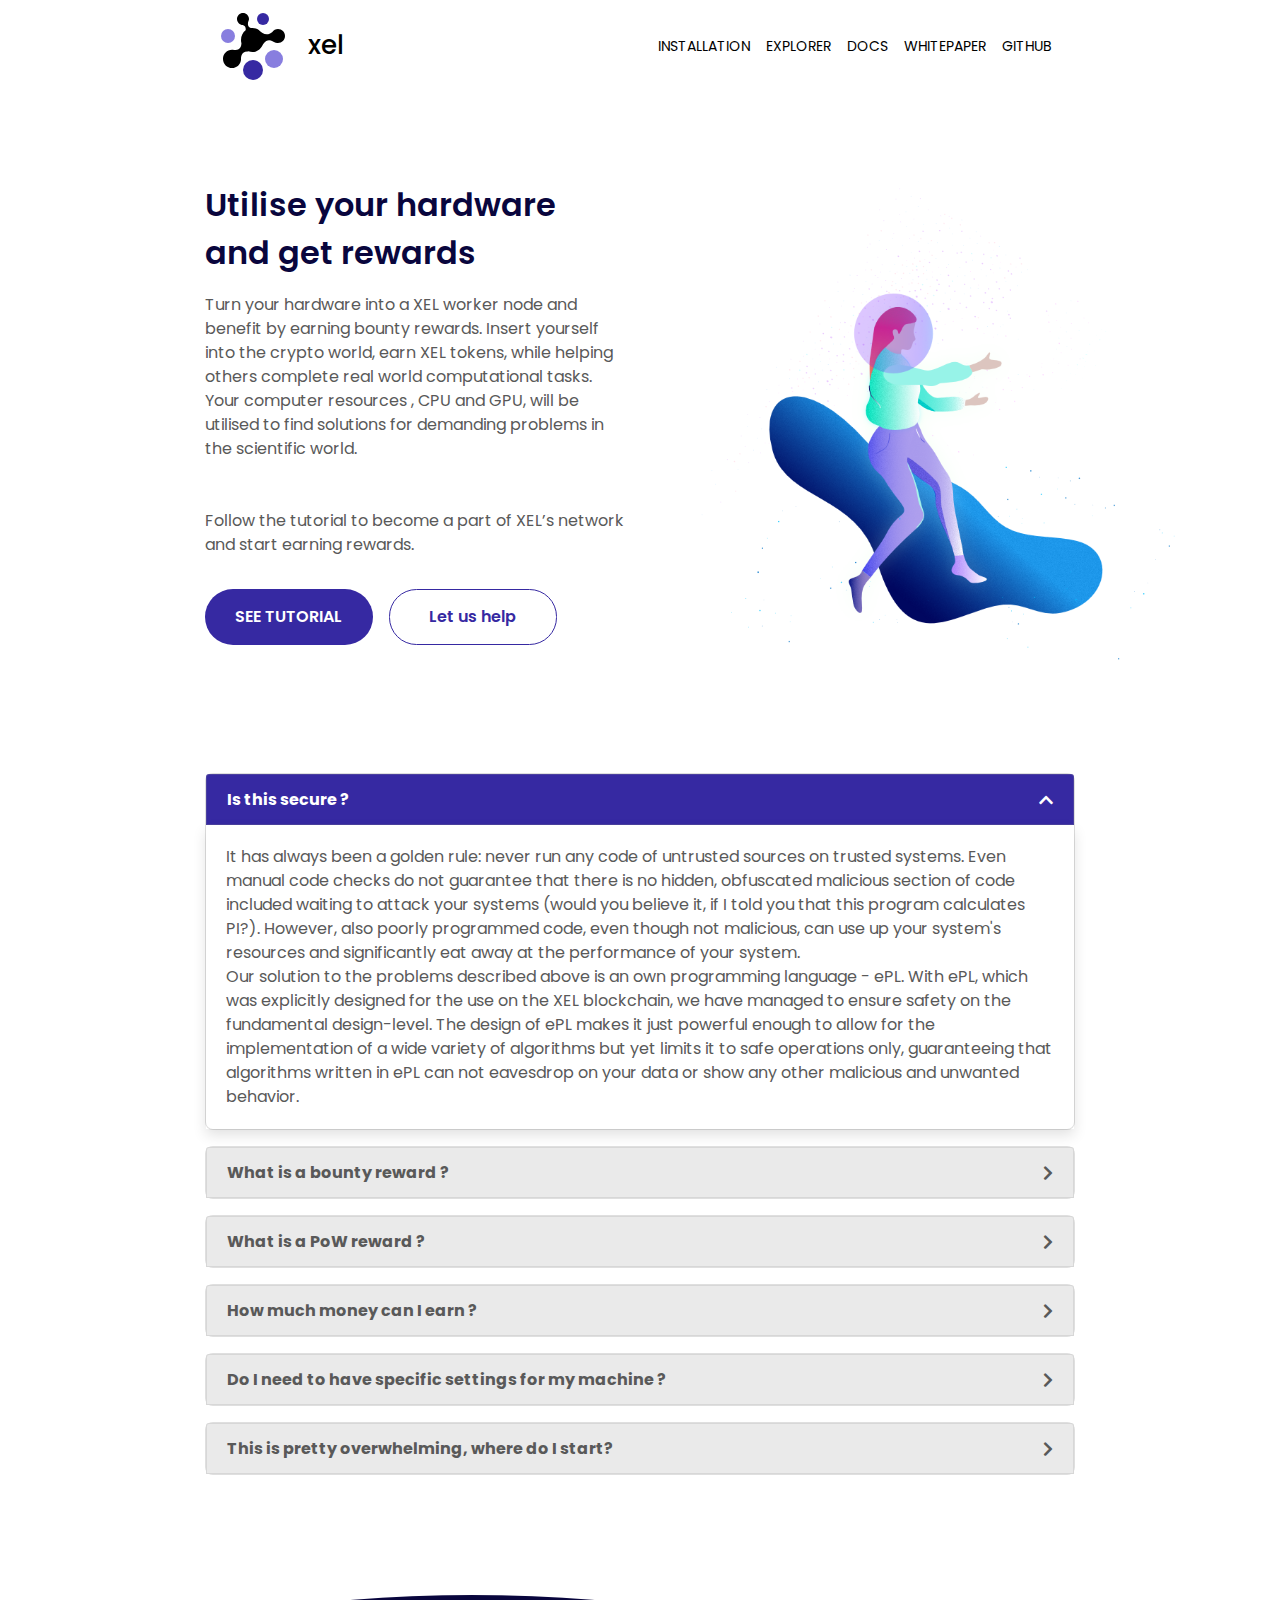
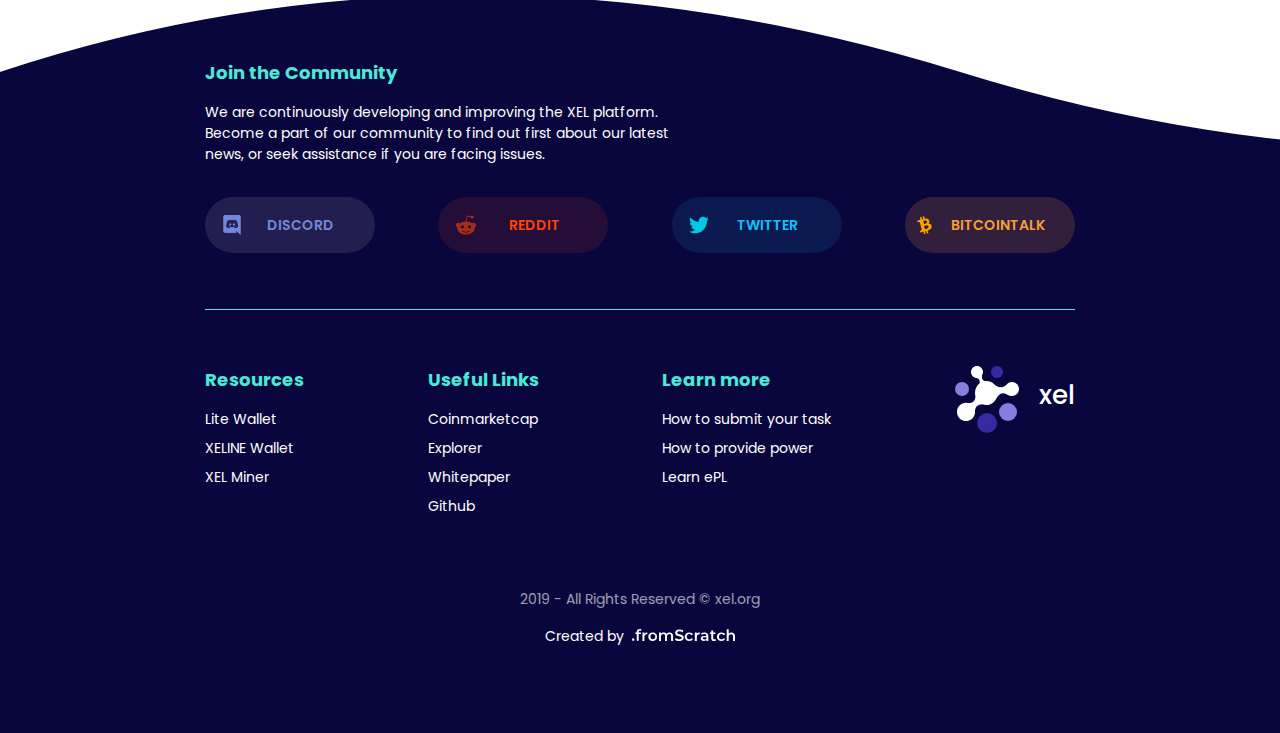
<file: giver.html>
<!DOCTYPE html>
<html>

  <head>
    <title> xel | Utilise your hardware and get rewards</title>
    <meta charset="utf-8">
    <meta name="viewport" content="width=device-width, initial-scale=1">
    <meta name="description" content="Become a part of XEL&#x2019;s network by providing hardware resources and earn tokens from helping other users resolve demanding computational tasks for advanced scientific research.">
    <meta name="referrer" content="no-referrer-when-downgrade">

    <meta property="og:site_name" content="xel">
    <meta property="og:type" content="website">
    <meta property="og:title" content="xel | Utilise your hardware and get rewards">
    <meta property="og:description" content="Become a part of XEL&#x2019;s network by providing hardware resources and earn tokens from helping other users resolve demanding computational tasks for advanced scientific research.">
    <meta property="og:url" content="https://xel.org/giver.html">
    <meta property="og:image" content="https://xel.org/assets/images/facebook.png">

    <meta name="twitter:card" content="summary_large_image">
    <meta name="twitter:title" content="xel | Utilise your hardware and get rewards">
    <meta name="twitter:description" content="Become a part of XEL&#x2019;s network by providing hardware resources and earn tokens from helping other users resolve demanding computational tasks for advanced scientific research.">
    <meta name="twitter:url" content="https://xel.org/giver.html">
    <meta name="twitter:image" content="https://xel.org/assets/images/twitter.png">

    <meta name="msapplication-TileColor" content="#00aba9">
    <meta name="theme-color" content="#ffffff">

    <link href="https://fonts.googleapis.com/css?family=Inconsolata|Poppins" rel="stylesheet">

    <link rel="apple-touch-icon" sizes="180x180" href="assets/favicon/apple-touch-icon.png">
    <link rel="icon" type="image/png" sizes="32x32" href="assets/favicon/favicon-32x32.png">
    <link rel="icon" type="image/png" sizes="16x16" href="assets/favicon/favicon-16x16.png">
    <link rel="manifest" href="assets/favicon/site.webmanifest">
    <link rel="mask-icon" href="assets/favicon/safari-pinned-tab.svg" color="#ffffff">

  </head>

  <body>
    <script type="text/javascript" src="dependencies/jquery/jquery-3.3.1.min.js"></script>
    <script type="text/javascript" src="dependencies/jquery/jquery.bcSwipe.min.js"></script>
    <script type="text/javascript" src="dependencies/bootstrap/js/bootstrap.bundle.min.js"></script>
    <script type="text/javascript" src="assets/js/nav.js"></script>
    <script type="text/javascript" src="dependencies/animejs/anime.min.js"></script>
    <script type="text/javascript" src="dependencies/clipboard/clipboard.min.js"></script>
    <link rel="stylesheet" href="dependencies/bootstrap/css/bootstrap.min.css">
    <link rel="stylesheet" href="https://use.fontawesome.com/releases/v5.3.1/css/all.css">
    <link rel="stylesheet" href="assets/css/xel.style.css" data-autorefresh="true">



    <div class="giverpage">
      <div class="navbar1 nav-desktop content-container">
        <nav class="navbar navbar-expand-lg navbar-dark">
          <a class="navbar-brand" href="index.html">
            <img id="nav_black_logo" src="assets/images/xel_black.svg" alt="Xel logo">
            <img id="exp_black_logo" src="assets/images/xel_black.svg" alt="Xel logo"><span id="nav-xel">xel</span>
            <div id="xeldocs"><span id="xeldocs1">xel</span><span id="xeldocs2">Docs</span></div>
          </a>
          <button class="navbar-toggler" type="button" data-toggle="collapse" data-target="#navbarNavDropdown" aria-controls="navbarNavDropdown" aria-expanded="false" aria-label="Toggle navigation">
            <span class="fas fa-bars open-toggle"></span>
            <span class="fas fa-times close-toggle"></span>
          </button>
          <div class="collapse navbar-collapse" id="navbarNavDropdown">
            <ul class="navbar-nav ml-auto">
              <div class="nav-container">
                <div class="navlinks" id="generalnav">
                  <li class="nav-item dropdown dropdown-desktop">
                    <a class="nav-link dropdown-toggle" href="#" id="navbarDropdownMenuLink" role="button" data-toggle="dropdown" aria-haspopup="true" aria-expanded="false">
                      Installation
                    </a>
                    <div id="navbarDropdownMenu" class="dropdown-menu" aria-labelledby="navbarDropdownMenuLink">
                      <a class="dropdown-item" href="xelinewallet.html">XELINE Wallet</a>
                      <a class="dropdown-item" href="litewallet.html">Lite Wallet</a>
                      <a class="dropdown-item" href="miner.html">XEL Miner</a>
                    </div>
                  </li>
                  <li class="nav-item dropdown-mobile">
                    <a id="mobileInstallation" class="nav-link" href="JavaScript:Void(0);">Installation</a>
                  </li>
                  <div id="mobileInstallationMenu" class="dropdown-menu-mobile dropdown-mobile">
                    <li>
                      <a class="dropdown-item" href="xelinewallet.html">XELINE Wallet</a>
                    </li>
                    <li>
                      <a class="dropdown-item" href="litewallet.html">Lite Wallet</a>
                    </li>
                    <li>
                      <a class="dropdown-item" href="miner.html">XEL Miner</a>
                    </li>
                  </div>
                  <li class="nav-item">
                    <a class="nav-link" href="https://explorer.xel.org/" target="_blank">explorer</a>
                  </li>
                  <li class="nav-item dropdown dropdown-desktop">
                    <a class="nav-link dropdown-toggle" href="#" id="navbarDropdownMenuLink2" role="button" data-toggle="dropdown" aria-haspopup="true" aria-expanded="false">
                      DOCS
                    </a>
                    <div id="navbarDropdownMenu2" class="dropdown-menu docs" aria-labelledby="navbarDropdownMenuLink2">
                      <a class="dropdown-item" target="_blank" href="http://docs.xel.org/submit-task.html">How to submit your task</a>
                      <a class="dropdown-item" target="_blank" href="http://docs.xel.org/give-power.html">How to provide power</a>
                      <a class="dropdown-item" target="_blank" href="http://docs.xel.org/learn-epl.html">Learn ePL</a>
                    </div>
                  </li>
                  <li class="nav-item dropdown-mobile">
                    <a id="mobileDocs" class="nav-link" href="JavaScript:Void(0);">docs</a>
                  </li>
                  <div id="mobileDocsMenu" class="dropdown-menu-mobile dropdown-mobile">
                    <li>
                      <a class="dropdown-item" target="_blank" href="http://docs.xel.org/submit-task.html">How to submit your task</a>
                    </li>
                    <li>
                      <a class="dropdown-item" target="_blank" href="http://docs.xel.org/give-power.html">How to provide power</a>
                    </li>
                    <li>
                      <a class="dropdown-item" target="_blank" href="http://docs.xel.org/learn-epl.html">Learn ePL</a>
                    </li>
                  </div>
                  <li class="nav-item">
                    <a class="nav-link" href="https://link.xel.org/whitepaper" target="_blank">whitepaper</a>
                  </li>
                  <li class="nav-item">
                    <a class="nav-link" href="https://github.com/xel-software" target="_blank">github</a>
                  </li>
                </div>
                <div class="dropdown-mobile navsocials">
                  <div class="line"></div>
                  <div class="socials-mobile">
                    <a class="social discord" href="https://link.xel.org/discord" target="_blank">
                      <img src="assets/images/discord.svg" alt="">
                    </a>
                    <a class="social reddit" href="https://link.xel.org/reddit" target="_blank">
                      <img src="assets/images/reddit.svg" alt="">
                    </a>
                    <a class="social twitter" href="https://link.xel.org/twitter" target="_blank">
                      <img src="assets/images/twitter.svg" alt="">
                    </a>
                    <a class="social btctalk" href="https://link.xel.org/bitcointalk" target="_blank">
                      <img src="assets/images/btc.svg" alt="">
                    </a>
                  </div>
                </div>
              </div>
            </ul>
          </div>
        </nav>
      </div>
      <div class="navbar1 nav-mobile content-container">
        <nav class="navbar navbar-expand-lg navbar-dark">
          <a class="navbar-brand" href="index.html">
            <img id="nav_black_logo" src="assets/images/xel_white.svg" alt="Xel logo">
            <img id="exp_black_logo" src="assets/images/xel_black.svg" alt="Xel logo"><span id="nav-xel">xel</span>
            <div id="xeldocs"><span id="xeldocs1">xel</span><span id="xeldocs2">Docs</span></div>
          </a>
          <button class="navbar-toggler" type="button" data-toggle="collapse" data-target="#navbarNavDropdown" aria-controls="navbarNavDropdown" aria-expanded="false" aria-label="Toggle navigation">
            <span class="fas fa-bars open-toggle"></span>
            <span class="fas fa-times close-toggle"></span>
          </button>
          <div class="collapse navbar-collapse" id="navbarNavDropdown">
            <ul class="navbar-nav ml-auto">
              <div class="nav-container">
                <div class="navlinks" id="generalnav">
                  <li class="nav-item dropdown dropdown-desktop">
                    <a class="nav-link dropdown-toggle" href="#" id="navbarDropdownMenuLink" role="button" data-toggle="dropdown" aria-haspopup="true" aria-expanded="false">
                      Installation
                    </a>
                    <div id="navbarDropdownMenu" class="dropdown-menu" aria-labelledby="navbarDropdownMenuLink">
                      <a class="dropdown-item" href="xelinewallet.html">XELINE Wallet</a>
                      <a class="dropdown-item" href="litewallet.html">Lite Wallet</a>
                      <a class="dropdown-item" href="miner.html">XEL Miner</a>
                    </div>
                  </li>
                  <li class="nav-item dropdown-mobile">
                    <a id="mobileInstallation" class="nav-link" href="JavaScript:Void(0);">Installation</a>
                  </li>
                  <div id="mobileInstallationMenu" class="dropdown-menu-mobile dropdown-mobile">
                    <li>
                      <a class="dropdown-item" href="xelinewallet.html">XELINE Wallet</a>
                    </li>
                    <li>
                      <a class="dropdown-item" href="litewallet.html">Lite Wallet</a>
                    </li>
                    <li>
                      <a class="dropdown-item" href="miner.html">XEL Miner</a>
                    </li>
                  </div>
                  <li class="nav-item">
                    <a class="nav-link" href="https://explorer.xel.org/" target="_blank">explorer</a>
                  </li>
                  <li class="nav-item dropdown dropdown-desktop">
                    <a class="nav-link dropdown-toggle" href="#" id="navbarDropdownMenuLink2" role="button" data-toggle="dropdown" aria-haspopup="true" aria-expanded="false">
                      DOCS
                    </a>
                    <div id="navbarDropdownMenu2" class="dropdown-menu docs" aria-labelledby="navbarDropdownMenuLink2">
                      <a class="dropdown-item" target="_blank" href="http://docs.xel.org/submit-task.html">How to submit your task</a>
                      <a class="dropdown-item" target="_blank" href="http://docs.xel.org/give-power.html">How to provide power</a>
                      <a class="dropdown-item" target="_blank" href="http://docs.xel.org/learn-epl.html">Learn ePL</a>
                    </div>
                  </li>
                  <li class="nav-item dropdown-mobile">
                    <a id="mobileDocs" class="nav-link" href="JavaScript:Void(0);">docs</a>
                  </li>
                  <div id="mobileDocsMenu" class="dropdown-menu-mobile dropdown-mobile">
                    <li>
                      <a class="dropdown-item" target="_blank" href="http://docs.xel.org/submit-task.html">How to submit your task</a>
                    </li>
                    <li>
                      <a class="dropdown-item" target="_blank" href="http://docs.xel.org/give-power.html">How to provide power</a>
                    </li>
                    <li>
                      <a class="dropdown-item" target="_blank" href="http://docs.xel.org/learn-epl.html">Learn ePL</a>
                    </li>
                  </div>
                  <li class="nav-item">
                    <a class="nav-link" href="https://link.xel.org/whitepaper" target="_blank">whitepaper</a>
                  </li>
                  <li class="nav-item">
                    <a class="nav-link" href="https://github.com/xel-software" target="_blank">github</a>
                  </li>
                </div>
                <div class="navlinks" id="navfordocs">
                  <li class="nav-item">
                    <a class="nav-link" id="navtask" href="submit-task.html">submit your task</a>
                  </li>
                  <li class="nav-item">
                    <a class="nav-link" id="navpower" href="give-power.html">provide power</a>
                  </li>
                  <li class="nav-item">
                    <a class="nav-link" id="navepl" href="learn-epl.html">learn epl</a>
                  </li>
                  <li class="nav-item">
                    <a class="nav-link" href="index.html">xel homepage</a>
                  </li>
                </div>
                <div class="dropdown-mobile navsocials">
                  <div class="line"></div>
                  <div class="socials-mobile">
                    <a class="social discord" href="https://link.xel.org/discord" target="_blank">
                      <img src="assets/images/discord.svg" alt="">
                    </a>
                    <a class="social reddit" href="https://link.xel.org/reddit" target="_blank">
                      <img src="assets/images/reddit.svg" alt="">
                    </a>
                    <a class="social twitter" href="https://link.xel.org/twitter" target="_blank">
                      <img src="assets/images/twitter.svg" alt="">
                    </a>
                    <a class="social btctalk" href="https://link.xel.org/bitcointalk" target="_blank">
                      <img src="assets/images/btc.svg" alt="">
                    </a>
                  </div>
                </div>
              </div>
            </ul>
          </div>
        </nav>
      </div>
      <div class="content-container">
        <div class="giver row">
          <div class="col-md-6">
            <div class="tagline">
              <article>
                <div class="top Giver">
                  <h1 class="tag-title">Utilise your hardware and
                    get rewards</h1>
                  <div class="line"></div>
                </div>
                <p class="tag-text">
                  Turn your hardware into a XEL worker node and benefit by earning bounty rewards. Insert yourself into the crypto world, earn XEL tokens, while helping others complete real world computational tasks. Your computer resources , CPU and GPU, will be utilised to find solutions for demanding problems in the scientific world.
                  <br>
                  <br>
                  <br>
                  Follow the tutorial to become a part of XEL&#x2019;s network and start earning rewards.
                </p>
                <div class="tag-buttons">
                  <a href="http://docs.xel.org/give-power.html" target="_blank" class="wrapper-see tutorial" role="button">
                    <div class="mainbutton see tutorial">
                      see tutorial
                    </div>
                  </a>
                  <a href="#footer" target="" class="wrapper-Let us help" role="button">
                    <div class="mainbutton Let us help">
                      Let us help
                    </div>
                  </a>
                </div>
              </article>
            </div>
          </div>
          <div class="col-md-6 giver-wrapper">
            <img class="giver-img" "="" src=" assets/images/layer_taker.png" alt="Giver figure">
          </div>
        </div>
        <div class="questions">
          <div id="accordion">

            <div class="question card">
              <div class="btn btn-link card-header " id="1" data-toggle="collapse" data-target="#oneCollapse" aria-expanded="false" aria-controls="oneCollapse">
                <h5 class="mb-0">
                  Is this secure ?
                </h5>
                <span class="fas fa-chevron-up"></span>
                <span class="fas fa-chevron-right"></span>
              </div>
              <div id="oneCollapse" class="collapse show" aria-labelledby="1" data-parent="#accordion">
                <div class="card-body">

                  It has always been a golden rule: never run any code of untrusted sources on trusted systems. Even manual code checks do not guarantee that there is no hidden, obfuscated malicious section of code included waiting to attack your systems (would you believe it, if I told you that this program calculates PI?). However, also poorly programmed code, even though not malicious, can use up your system&apos;s resources and significantly eat away at the performance of your system.<br>
                  Our solution to the problems described above is an own programming language - ePL. With ePL, which was explicitly designed for the use on the XEL blockchain, we have managed to ensure safety on the fundamental design-level. The design of ePL makes it just powerful enough to allow for the implementation of a wide variety of algorithms but yet limits it to safe operations only, guaranteeing that algorithms written in ePL can not eavesdrop on your data or show any other malicious and unwanted behavior.

                </div>
              </div>
            </div>
            <div class="question card">
              <div class="btn btn-link card-header collapsed" id="2" data-toggle="collapse" data-target="#twoCollapse" aria-expanded="false" aria-controls="twoCollapse">
                <h5 class="mb-0">
                  What is a bounty reward ?
                </h5>
                <span class="fas fa-chevron-up"></span>
                <span class="fas fa-chevron-right"></span>
              </div>
              <div id="twoCollapse" class="collapse " aria-labelledby="2" data-parent="#accordion">
                <div class="card-body">

                  Once you submit a task on the blockchain, this task is downloaded by nodes which contribute their computational resources to the network - let&apos;s call them &quot;workers&quot; for now. Workers that find actual solutions &#x2013; which we also call &quot;bounties&quot; &#x2013; are rewarded with a &quot;bounty reward&quot; by the scientist paid in XEL tokens. These bounty rewards are set by the scientist when the job is created and should be ideally set to an amount that attracts participation in running their job. As the network grows, competition among scientists to attract participation in running their job increases; therefore, scientists will want to calibrate their bounty rewards to a fair market value to ensure enough interest in their job.

                </div>
              </div>
            </div>
            <div class="question card">
              <div class="btn btn-link card-header collapsed" id="3" data-toggle="collapse" data-target="#threeCollapse" aria-expanded="false" aria-controls="threeCollapse">
                <h5 class="mb-0">
                  What is a PoW reward ?
                </h5>
                <span class="fas fa-chevron-up"></span>
                <span class="fas fa-chevron-right"></span>
              </div>
              <div id="threeCollapse" class="collapse " aria-labelledby="3" data-parent="#accordion">
                <div class="card-body">

                  While &quot;bounties&quot; are the primary incentive to attract computation nodes to work on a job, there is a risk that nodes could be working on jobs where no bounty solution even exists. This could be due to an intentional malicious act by the scientist, or simply a bug in the job&#x2019;s code. To mitigate this risk, scientists will be required to additionally provide &quot;PoW rewards&quot;. These PoW are defined as moderately hard tasks which are easily verifiable and which are randomly found by the workers at a certain rate, regardless of how hard or easy the underlying task is, in order ensure workers stay motivated. PoW rewards should be calibrated to roughly match the average electricity cost of running a computational node to alleviate any concerns of participants that they could potentially lose money by running the job. Currently, the network adapts itself so that, on average, 10 PoW payments are made each minute - for all jobs in total, not individually. While the PoW price can be set by the scientist arbitrarily, and will vary among different tasks, it is worth to mention that several tasks might require a higher PoW payment due to a more complex program which needs significantly more time to generate one bounty in relation to other, potentially easier tasks, that are currently alive.

                </div>
              </div>
            </div>
            <div class="question card">
              <div class="btn btn-link card-header collapsed" id="4" data-toggle="collapse" data-target="#fourCollapse" aria-expanded="false" aria-controls="fourCollapse">
                <h5 class="mb-0">
                  How much money can I earn ?
                </h5>
                <span class="fas fa-chevron-up"></span>
                <span class="fas fa-chevron-right"></span>
              </div>
              <div id="fourCollapse" class="collapse " aria-labelledby="4" data-parent="#accordion">
                <div class="card-body">
                  It is too early to give estimates like this, but surely as we grow, tasks in the network will multiply, and the workers will start earning more bounty rewards.
                </div>
              </div>
            </div>
            <div class="question card">
              <div class="btn btn-link card-header collapsed" id="5" data-toggle="collapse" data-target="#fifthCollapse" aria-expanded="false" aria-controls="fifthCollapse">
                <h5 class="mb-0">
                  Do I need to have specific settings for my machine ?
                </h5>
                <span class="fas fa-chevron-up"></span>
                <span class="fas fa-chevron-right"></span>
              </div>
              <div id="fifthCollapse" class="collapse " aria-labelledby="5" data-parent="#accordion">
                <div class="card-body">

                  We do not have a standard for the &quot;optimal&quot; XEL machine. At the moment, you can follow the rule of thumb: &quot;the more power you are willing to spare, the more tasks you will receive&#x201D;.

                </div>
              </div>
            </div>
            <div class="question card">
              <div class="btn btn-link card-header collapsed" id="6" data-toggle="collapse" data-target="#sixthCollapse" aria-expanded="false" aria-controls="sixthCollapse">
                <h5 class="mb-0">
                  This is pretty overwhelming, where do I start?
                </h5>
                <span class="fas fa-chevron-up"></span>
                <span class="fas fa-chevron-right"></span>
              </div>
              <div id="sixthCollapse" class="collapse " aria-labelledby="6" data-parent="#accordion">
                <div class="card-body">
                  Don&#x2019;t worry! Just follow along the tutorial for <a href="http://docs.xel.org/give-power.html" target="_blank" class="p-link">providing power</a>. In case you are facing any difficulties you can always seek assistance by our supportive community. Check the platforms below.

                </div>
              </div>
            </div>

          </div>
        </div>
      </div>
      <div id="footer" class="footer">
        <div class="footer-background">
          <div class="content-container">
            <h3 class="title">Join the Community</h3>
            <p class="text">We are continuously developing and improving the XEL platform. Become a part of our community to find out first about our latest news, or seek assistance if you are facing issues.</p>

            <div class="socials">
              <a href="https://link.xel.org/discord" role="button" target="_blank">
                <div class="imgbutton discord">
                  <img src="assets/images/discord.svg" alt="discord"><span>discord</span>
                </div>
              </a>
              <a href="https://link.xel.org/reddit" role="button" target="_blank">
                <div class="imgbutton reddit">
                  <img src="assets/images/reddit.svg" alt="reddit"><span>reddit</span>
                </div>
              </a>
              <a href="https://link.xel.org/twitter" role="button" target="_blank">
                <div class="imgbutton twitter">
                  <img src="assets/images/twitter.svg" alt="twitter"><span>twitter</span>
                </div>
              </a>
              <a href="https://link.xel.org/bitcointalk" role="button" target="_blank">
                <div class="imgbutton bitcointalk">
                  <img src="assets/images/btc.svg" alt="bitcointalk"><span>bitcointalk</span>
                </div>
              </a>
            </div>

            <div class="line"></div>
          </div>
        </div>
        <div class="btm-con content-container">
          <div class="bottom bottom-desktop">
            <div class="links">
              <div class="footer-link">
                <h3 class="title">Resources</h3>
                <a href="litewallet.html" target="">Lite Wallet</a>
                <a href="xelinewallet.html" target="">XELINE Wallet</a>
                <a href="miner.html" target="">XEL Miner</a>
                <a id="url4" href="" target=""></a>
                <a id="url5" href="" target=""></a>
              </div>
            </div>
            <div class="links">
              <div class="footer-link">
                <h3 class="title">Useful Links</h3>
                <a href="https://link.xel.org/coinmarketcap" target="_blank">Coinmarketcap</a>
                <a href="https://explorer.xel.org/" target="_blank">Explorer</a>
                <a href="https://link.xel.org/whitepaper" target="_blank">Whitepaper</a>
                <a id="url4" href="https://github.com/xel-software" target="_blank">Github</a>
                <a id="url5" href="" target="_blank"></a>
              </div>
            </div>
            <div class="links">
              <div class="footer-link">
                <h3 class="title">Learn more</h3>
                <a href="http://docs.xel.org/submit-task.html" target="_blank">How to submit your task</a>
                <a href="http://docs.xel.org/give-power.html" target="_blank">How to provide power</a>
                <a href="http://docs.xel.org/learn-epl.html" target="_blank">Learn ePL</a>
                <a id="url4" href="" target="_blank"></a>
                <a id="url5" href="" target="_blank"></a>
              </div>
            </div>
            <a href="index.html">
              <div class="logo">
                <img src="assets/images/xel_white.svg" alt="">
                <span class="name">xel</span>
              </div>
            </a>
          </div>

          <div class="bottom bottom-mobile">
            <div class="top">
              <a href="index.html">
                <div class="logo">
                  <img src="assets/images/xel_white.svg" alt="">
                  <span class="name">xel</span>
                </div>
              </a>
              <div class="links">
                <div class="footer-link">
                  <h3 class="title">Learn more</h3>
                  <a href="http://docs.xel.org/submit-task.html" target="_blank">How to submit your task</a>
                  <a href="http://docs.xel.org/give-power.html" target="_blank">How to provide power</a>
                  <a href="http://docs.xel.org/learn-epl.html" target="_blank">Learn ePL</a>
                  <a id="url4" href="" target="_blank"></a>
                  <a id="url5" href="" target="_blank"></a>
                </div>
              </div>
            </div>
            <div class="btm">
              <div class="links">
                <div class="footer-link">
                  <h3 class="title">Resources</h3>
                  <a href="litewallet.html" target="">Lite Wallet</a>
                  <a href="xelinewallet.html" target="">XELINE Wallet</a>
                  <a href="miner.html" target="">XEL Miner</a>
                  <a id="url4" href="" target=""></a>
                  <a id="url5" href="" target=""></a>
                </div>
              </div>
              <div class="links">
                <div class="footer-link">
                  <h3 class="title">Useful Links</h3>
                  <a href="https://link.xel.org/coinmarketcap" target="_blank">Coinmarketcap</a>
                  <a href="https://explorer.xel.org/" target="_blank">Explorer</a>
                  <a href="https://link.xel.org/whitepaper" target="_blank">Whitepaper</a>
                  <a id="url4" href="https://github.com/xel-software" target="_blank">Github</a>
                  <a id="url5" href="" target="_blank"></a>
                </div>
              </div>
            </div>
          </div>
          <div class="copyright">
            <p class="copyrights">2019 - All Rights Reserved &#xA9; xel.org</p>
            <a class="fromscratch" href="https://fromscratch.gr" target="_blank">Created by <img class="fslogo" src="assets/images/fromscratch_logo_big.svg" alt="fromScratch Logo"></a>
          </div>
        </div>
      </div>
    </div>

  </body>

</html>
</file>
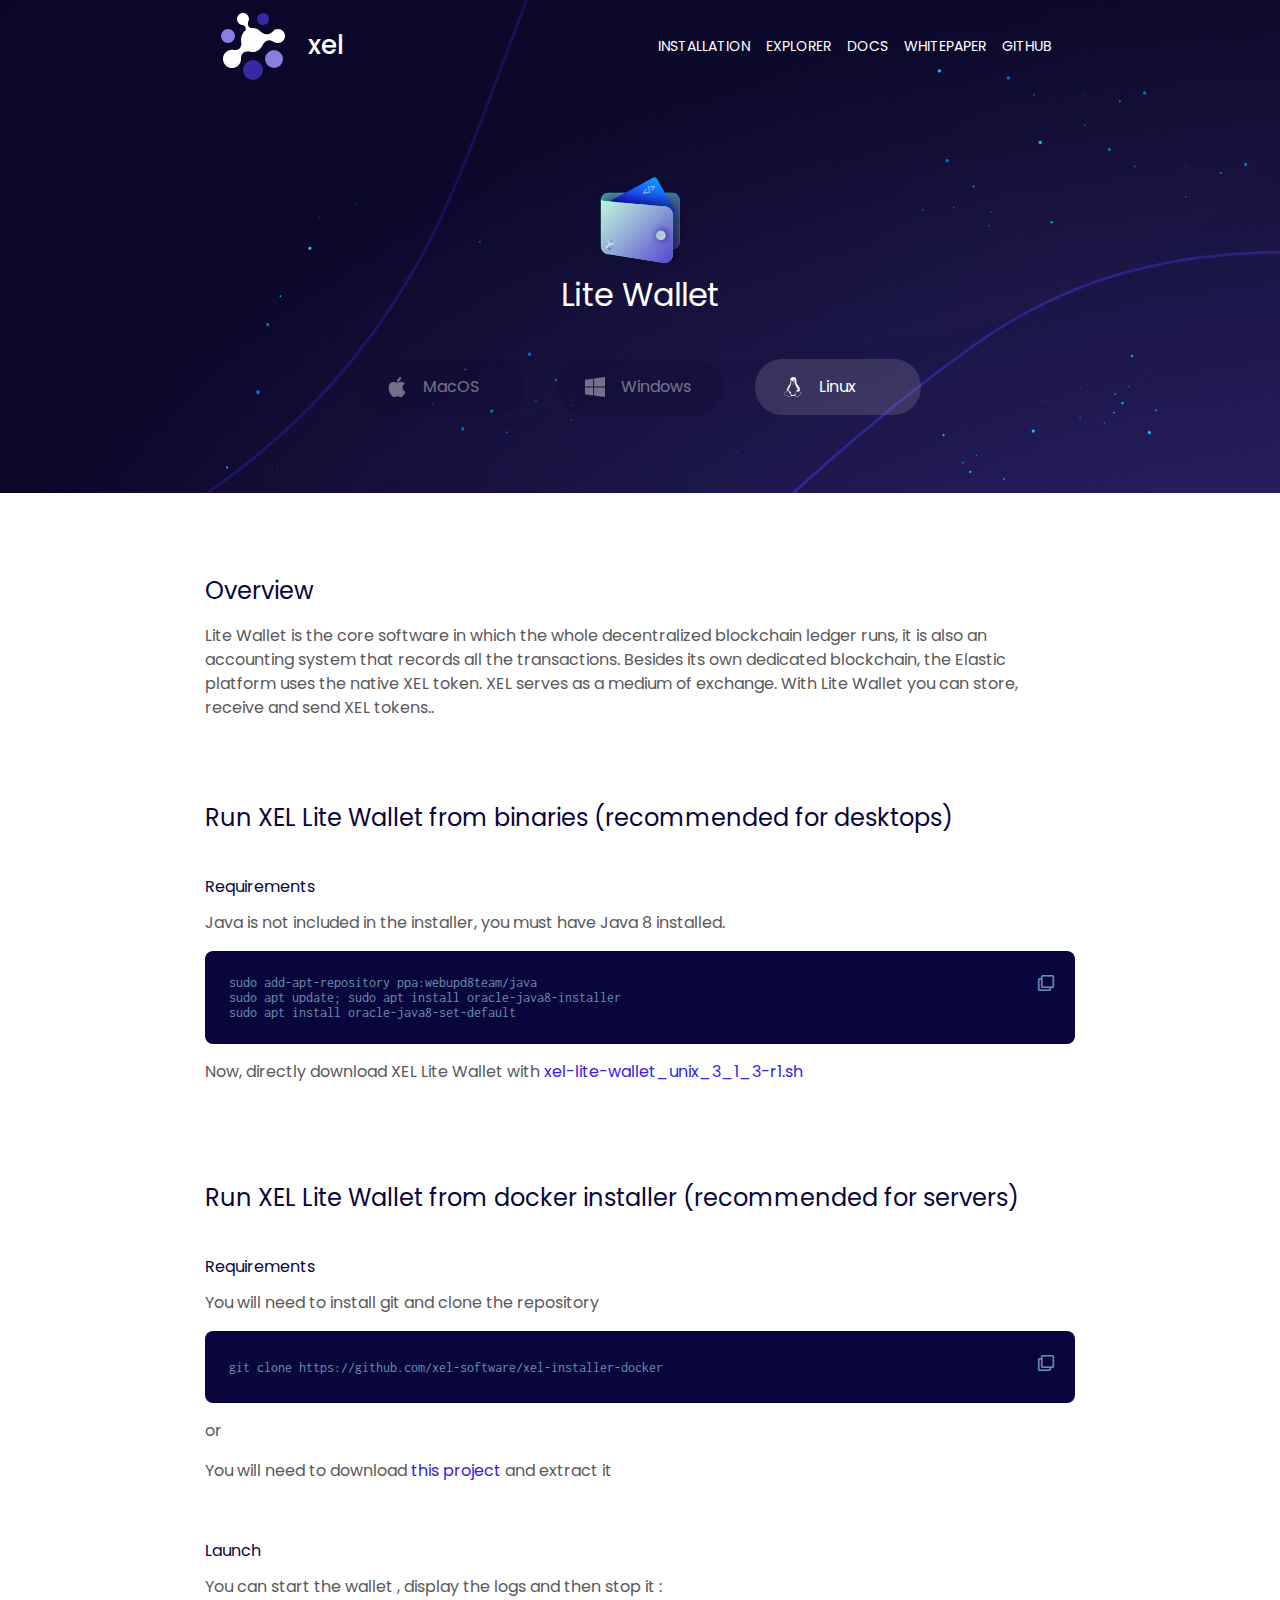
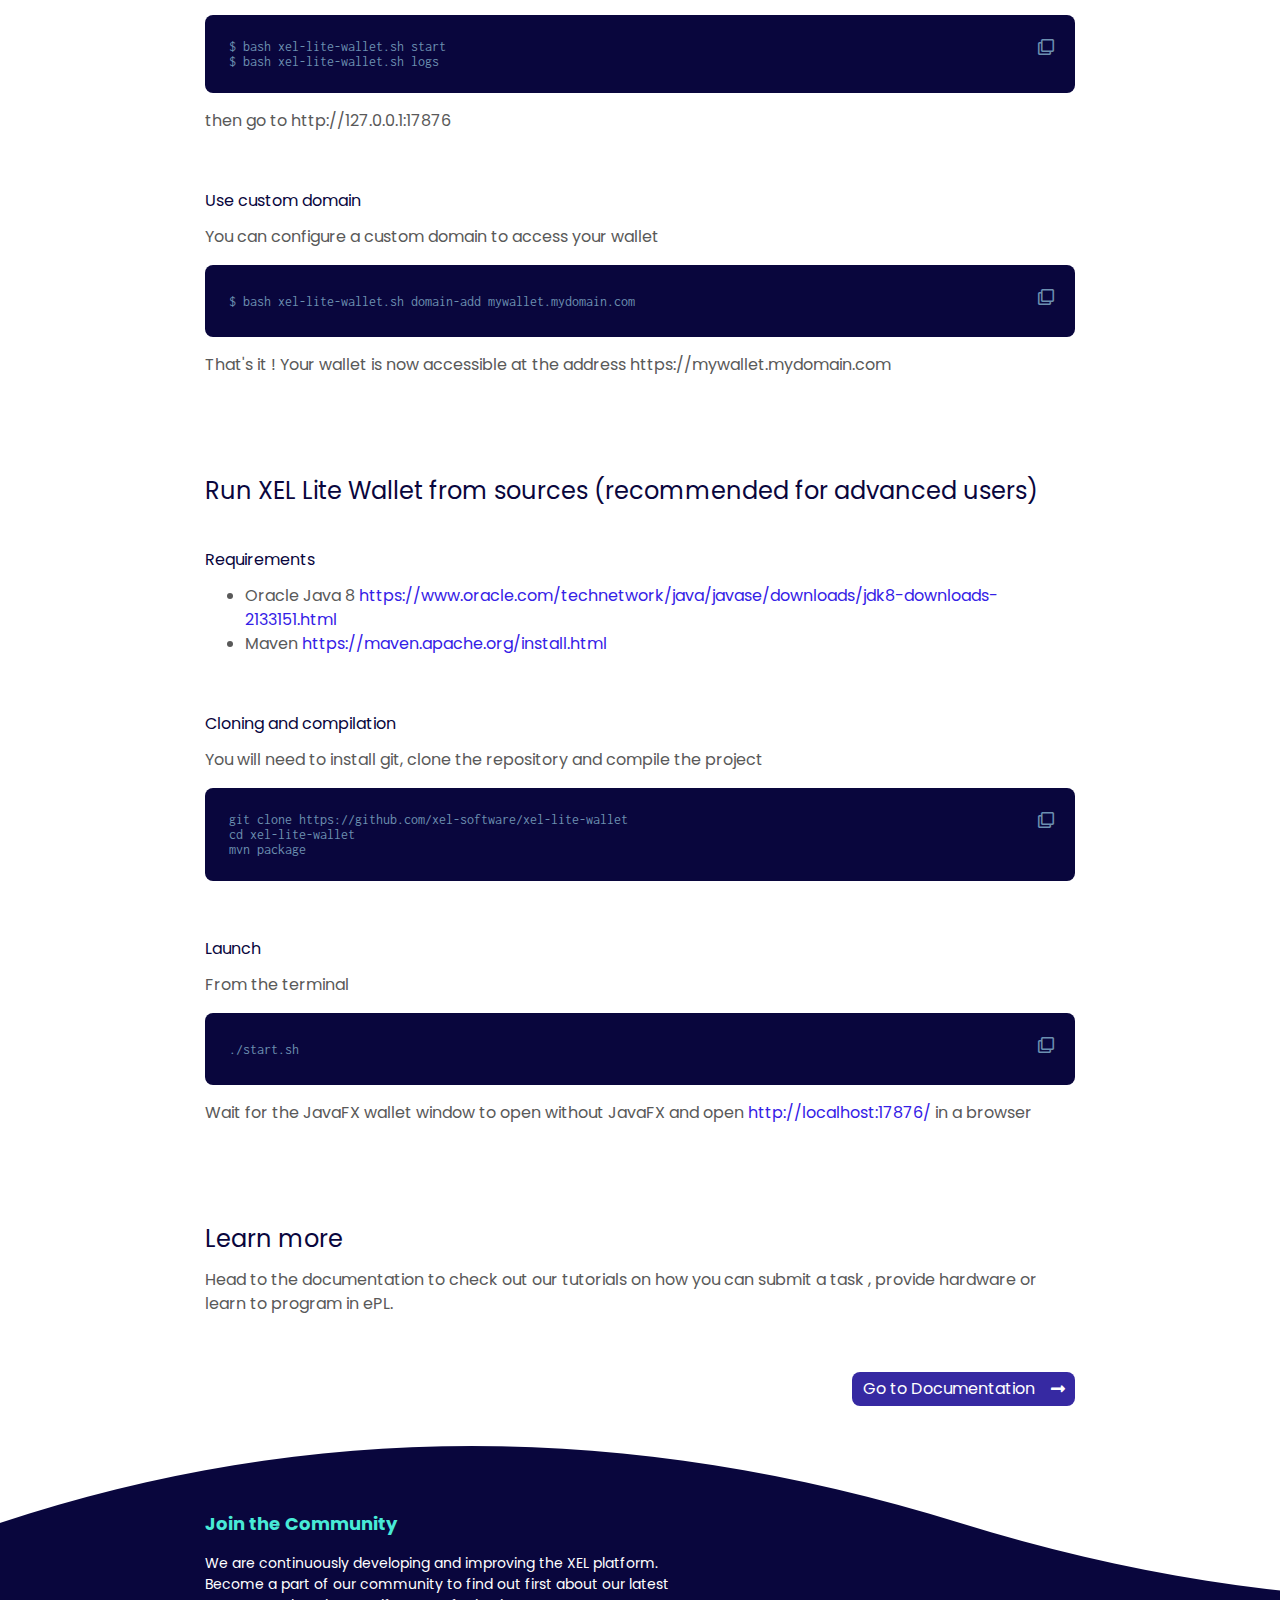
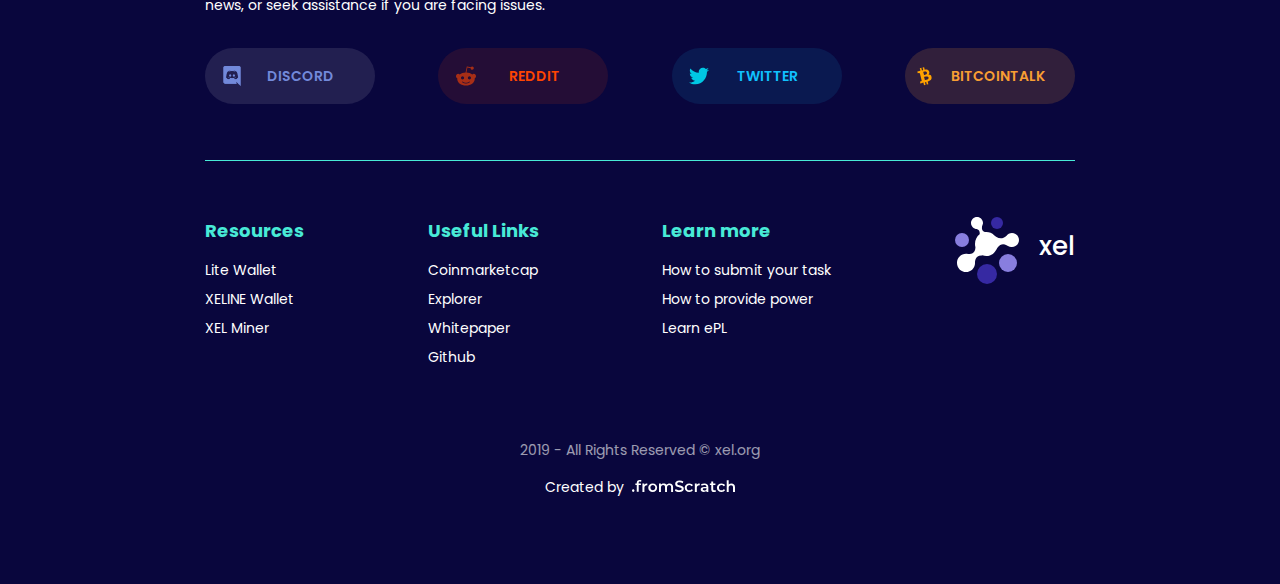
<file: litewallet.html>
<!DOCTYPE html>
<html>

  <head>
    <title> xel | Lite Wallet</title>
    <meta charset="utf-8">
    <meta name="viewport" content="width=device-width, initial-scale=1">
    <meta name="description" content="Lite Wallet is the core software in which the whole decentralized blockchain ledger runs, it is also an accounting system that records all the transactions.">
    <meta name="referrer" content="no-referrer-when-downgrade">
    <meta property="og:site_name" content="xel">
    <meta property="og:type" content="website">
    <meta property="og:title" content="xel | Lite Wallet">
    <meta property="og:description" content="Lite Wallet is the core software in which the whole decentralized blockchain ledger runs, it is also an accounting system that records all the transactions.">
    <meta property="og:url" content="https://xel.org/litewallet.html">
    <meta property="og:image" content="https://xel.org/assets/images/facebook.png">

    <meta name="twitter:card" content="summary_large_image">
    <meta name="twitter:title" content="xel | Lite Wallet">
    <meta name="twitter:description" content="Lite Wallet is the core software in which the whole decentralized blockchain ledger runs, it is also an accounting system that records all the transactions.">
    <meta name="twitter:url" content="https://xel.org/litewallet.html">
    <meta name="twitter:image" content="https://xel.org/assets/images/twitter.png">

    <meta name="msapplication-TileColor" content="#00aba9">
    <meta name="theme-color" content="#ffffff">

    <link href="https://fonts.googleapis.com/css?family=Inconsolata|Poppins" rel="stylesheet">

    <link rel="apple-touch-icon" sizes="180x180" href="assets/favicon/apple-touch-icon.png">
    <link rel="icon" type="image/png" sizes="32x32" href="assets/favicon/favicon-32x32.png">
    <link rel="icon" type="image/png" sizes="16x16" href="assets/favicon/favicon-16x16.png">
    <link rel="manifest" href="assets/favicon/site.webmanifest">
    <link rel="mask-icon" href="assets/favicon/safari-pinned-tab.svg" color="#ffffff">

  </head>

  <body>
    <script type="text/javascript" src="dependencies/jquery/jquery-3.3.1.min.js"></script>
    <script type="text/javascript" src="dependencies/jquery/jquery.bcSwipe.min.js"></script>
    <script type="text/javascript" src="dependencies/bootstrap/js/bootstrap.bundle.min.js"></script>
    <script type="text/javascript" src="assets/js/nav.js"></script>
    <script type="text/javascript" src="dependencies/animejs/anime.min.js"></script>
    <script type="text/javascript" src="dependencies/clipboard/clipboard.min.js"></script>
    <script type="text/javascript" src="assets/js/installation.js"></script>
    <script type="text/javascript" src="assets/js/gitlitewallet.js"></script>
    <script type="text/javascript" src="assets/js/clipboard.js"></script>
    <link rel="stylesheet" href="dependencies/bootstrap/css/bootstrap.min.css">
    <link rel="stylesheet" href="https://use.fontawesome.com/releases/v5.3.1/css/all.css">
    <link rel="stylesheet" href="assets/css/xel.style.css" data-autorefresh="true">



    <div class="litewalletpage">
      <div class="page-top">
        <div class="navbar1 content-container">
          <nav class="navbar navbar-expand-lg navbar-dark">
            <a class="navbar-brand" href="index.html">
              <img id="nav_black_logo" src="assets/images/xel_white.svg" alt="Xel logo">
              <img id="exp_black_logo" src="assets/images/xel_black.svg" alt="Xel logo"><span id="nav-xel">xel</span>
              <div id="xeldocs"><span id="xeldocs1">xel</span><span id="xeldocs2">Docs</span></div>
            </a>
            <button class="navbar-toggler" type="button" data-toggle="collapse" data-target="#navbarNavDropdown" aria-controls="navbarNavDropdown" aria-expanded="false" aria-label="Toggle navigation">
              <span class="fas fa-bars open-toggle"></span>
              <span class="fas fa-times close-toggle"></span>
            </button>
            <div class="collapse navbar-collapse" id="navbarNavDropdown">
              <ul class="navbar-nav ml-auto">
                <div class="nav-container">
                  <div class="navlinks" id="generalnav">
                    <li class="nav-item dropdown dropdown-desktop">
                      <a class="nav-link dropdown-toggle" href="#" id="navbarDropdownMenuLink" role="button" data-toggle="dropdown" aria-haspopup="true" aria-expanded="false">
                        Installation
                      </a>
                      <div id="navbarDropdownMenu" class="dropdown-menu" aria-labelledby="navbarDropdownMenuLink">
                        <a class="dropdown-item" href="xelinewallet.html">XELINE Wallet</a>
                        <a class="dropdown-item" href="litewallet.html">Lite Wallet</a>
                        <a class="dropdown-item" href="miner.html">XEL Miner</a>
                      </div>
                    </li>
                    <li class="nav-item dropdown-mobile">
                      <a id="mobileInstallation" class="nav-link" href="JavaScript:Void(0);">Installation</a>
                    </li>
                    <div id="mobileInstallationMenu" class="dropdown-menu-mobile dropdown-mobile">
                      <li>
                        <a class="dropdown-item" href="xelinewallet.html">XELINE Wallet</a>
                      </li>
                      <li>
                        <a class="dropdown-item" href="litewallet.html">Lite Wallet</a>
                      </li>
                      <li>
                        <a class="dropdown-item" href="miner.html">XEL Miner</a>
                      </li>
                    </div>
                    <li class="nav-item">
                      <a class="nav-link" href="https://explorer.xel.org/" target="_blank">explorer</a>
                    </li>
                    <li class="nav-item dropdown dropdown-desktop">
                      <a class="nav-link dropdown-toggle" href="#" id="navbarDropdownMenuLink2" role="button" data-toggle="dropdown" aria-haspopup="true" aria-expanded="false">
                        DOCS
                      </a>
                      <div id="navbarDropdownMenu2" class="dropdown-menu docs" aria-labelledby="navbarDropdownMenuLink2">
                        <a class="dropdown-item" target="_blank" href="http://docs.xel.org/submit-task.html">How to submit your task</a>
                        <a class="dropdown-item" target="_blank" href="http://docs.xel.org/give-power.html">How to provide power</a>
                        <a class="dropdown-item" target="_blank" href="http://docs.xel.org/learn-epl.html">Learn ePL</a>
                      </div>
                    </li>
                    <li class="nav-item dropdown-mobile">
                      <a id="mobileDocs" class="nav-link" href="JavaScript:Void(0);">docs</a>
                    </li>
                    <div id="mobileDocsMenu" class="dropdown-menu-mobile dropdown-mobile">
                      <li>
                        <a class="dropdown-item" target="_blank" href="http://docs.xel.org/submit-task.html">How to submit your task</a>
                      </li>
                      <li>
                        <a class="dropdown-item" target="_blank" href="http://docs.xel.org/give-power.html">How to provide power</a>
                      </li>
                      <li>
                        <a class="dropdown-item" target="_blank" href="http://docs.xel.org/learn-epl.html">Learn ePL</a>
                      </li>
                    </div>
                    <li class="nav-item">
                      <a class="nav-link" href="https://link.xel.org/whitepaper" target="_blank">whitepaper</a>
                    </li>
                    <li class="nav-item">
                      <a class="nav-link" href="https://github.com/xel-software" target="_blank">github</a>
                    </li>
                  </div>
                  <div class="dropdown-mobile navsocials">
                    <div class="line"></div>
                    <div class="socials-mobile">
                      <a class="social discord" href="https://link.xel.org/discord" target="_blank">
                        <img src="assets/images/discord.svg" alt="">
                      </a>
                      <a class="social reddit" href="https://link.xel.org/reddit" target="_blank">
                        <img src="assets/images/reddit.svg" alt="">
                      </a>
                      <a class="social twitter" href="https://link.xel.org/twitter" target="_blank">
                        <img src="assets/images/twitter.svg" alt="">
                      </a>
                      <a class="social btctalk" href="https://link.xel.org/bitcointalk" target="_blank">
                        <img src="assets/images/btc.svg" alt="">
                      </a>
                    </div>
                  </div>
                </div>
              </ul>
            </div>
          </nav>
        </div>
        <div class="">
          <div class="installation-top">
            <div class="wrapper content-container">
              <img class="top-img" src="assets/images/element_wallet.svg" alt="Lite Wallet image">
              <h1 class="title">Lite Wallet</h1>
              <div class="buttons">
                <div class="osbutton active" id="MacOS-button">
                  <img class="os-img" src="assets/images/macos.svg" alt="MacOS logo">
                  <div class="os-title">MacOS</div>
                </div>
                <div class="osbutton " id="Windows-button">
                  <img class="os-img" src="assets/images/windows.svg" alt="Windows logo">
                  <div class="os-title">Windows</div>
                </div>
                <div class="osbutton " id="Linux-button">
                  <img class="os-img" src="assets/images/linux.svg" alt="Linux logo">
                  <div class="os-title">Linux</div>
                </div>
              </div>
            </div>
          </div>
        </div>
      </div>
      <div id="i-container" class="main content-container">
        <div class="installation-main-template">
          <h2 class="title">Overview</h2>
          <p class="text">Lite Wallet is the core software in which the whole decentralized blockchain ledger runs, it is also an accounting system that records all the transactions. Besides its own dedicated blockchain, the Elastic platform uses the native XEL token. XEL serves as a medium of exchange. With Lite Wallet you can store, receive and send XEL tokens..</p>
        </div>
        <div id="macos" class="content">

          <div class="installation-section">
            <h2 class="title">Run XEL Lite Wallet from binaries (recommended for desktops)</h2>

            <div class="installation-article">
              <article>
                <h3 class="article-title"></h3>

                <p class="text">Directly download XEL Lite Wallet with <a id="macfile" class="p-link" href="https://github.com/xel-software/xel-lite-wallet/releases/tag/latest">xel-lite-wallet_macos_3_1_3-r1.dmg</a></p>

              </article>
            </div>

          </div>

          <div class="installation-section">
            <h2 class="title">Run XEL Lite Wallet from docker installer (recommended for servers)</h2>

            <div class="installation-article">
              <article>
                <h3 class="article-title">Requirements</h3>

                <div class="installation-paragraph">
                  <p class="text">You will need to install git and clone the repository</p>
                  <div id="code" class="code-wrapper ">
                    <div class="code">
                      <p>git clone https://github.com/xel-software/xel-installer-docker</p>
                      <p></p>
                      <p></p>
                      <p></p>
                      <p></p>
                      <p></p>
                      <p></p>
                      <p></p>
                    </div>
                    <span class="far fa-clone copy" data-clipboard-target=".code"></span>
                  </div>
                </div>
                <p class="text">or</p>
                <p class="text">You will need to download <a class="p-link" href="https://github.com/xel-software/xel-installer-docker/archive/master.zip">this project</a> and extract it</p>

              </article>
            </div>

            <div class="installation-article">
              <article>
                <h3 class="article-title">Launch</h3>

                <div class="installation-paragraph">
                  <p class="text">You can start the wallet , display the logs and then stop it :</p>
                  <div id="code" class="code-wrapper ">
                    <div class="code">
                      <p>$ bash xel-lite-wallet.sh start</p>
                      <p>$ bash xel-lite-wallet.sh logs</p>
                      <p></p>
                      <p></p>
                      <p></p>
                      <p></p>
                      <p></p>
                      <p></p>
                    </div>
                    <span class="far fa-clone copy" data-clipboard-target=".code"></span>
                  </div>
                </div>
                <p class="text">then go to http://127.0.0.1:17876</p>

              </article>
            </div>

            <div class="installation-article">
              <article>
                <h3 class="article-title">Use custom domain</h3>

                <div class="installation-paragraph">
                  <p class="text">You can configure a custom domain to access your wallet</p>
                  <div id="code" class="code-wrapper ">
                    <div class="code">
                      <p>$ bash xel-lite-wallet.sh domain-add mywallet.mydomain.com</p>
                      <p></p>
                      <p></p>
                      <p></p>
                      <p></p>
                      <p></p>
                      <p></p>
                      <p></p>
                    </div>
                    <span class="far fa-clone copy" data-clipboard-target=".code"></span>
                  </div>
                </div>
                <p class="text">That&apos;s it ! Your wallet is now accessible at the address https://mywallet.mydomain.com</p>

              </article>
            </div>


          </div>

          <div class="installation-section">
            <h2 class="title">Run XEL Lite Wallet from sources recommended for advanced users)</h2>

            <div class="installation-article">
              <article>
                <h3 class="article-title">Requirements</h3>

                <ul>
                  <li class="text">Oracle Java 8
                    <a class="p-link" target="_blank" href="https://www.oracle.com/technetwork/java/javase/downloads/jdk8-downloads-2133151.html">
                      https://www.oracle.com/technetwork/java/javase/downloads/jdk8-downloads-2133151.html
                    </a>
                  </li>
                  <li class="text">Maven
                    <a class="p-link" target="_blank" href="https://maven.apache.org/install.html">
                      https://maven.apache.org/install.html
                    </a>
                  </li>
                </ul>

              </article>
            </div>

            <div class="installation-article">
              <article>
                <h3 class="article-title">Cloning and compilation</h3>

                <div class="installation-paragraph">
                  <p class="text">You will need to install git, clone the repository and compile the project</p>
                  <div id="code" class="code-wrapper ">
                    <div class="code">
                      <p>git clone https://github.com/xel-software/xel-lite-wallet</p>
                      <p>cd xel-lite-wallet</p>
                      <p>mvn package</p>
                      <p></p>
                      <p></p>
                      <p></p>
                      <p></p>
                      <p></p>
                    </div>
                    <span class="far fa-clone copy" data-clipboard-target=".code"></span>
                  </div>
                </div>

              </article>
            </div>

            <div class="installation-article">
              <article>
                <h3 class="article-title">Launch</h3>

                <div class="installation-paragraph">
                  <p class="text">From the terminal</p>
                  <div id="code" class="code-wrapper ">
                    <div class="code">
                      <p>./start.sh</p>
                      <p></p>
                      <p></p>
                      <p></p>
                      <p></p>
                      <p></p>
                      <p></p>
                      <p></p>
                    </div>
                    <span class="far fa-clone copy" data-clipboard-target=".code"></span>
                  </div>
                </div>
                <p class="text">Wait for the JavaFX wallet window to open without JavaFX and open
                  <a class="p-link" href="http://localhost:17876/">http://localhost:17876/</a> in a browser</p>

              </article>
            </div>

          </div>
          <div class="installation-section">
            <h2 class="title">Learn more</h2>

            <div class="installation-article">
              <article>
                <h3 class="article-title"></h3>

                <p class="lmore-text text">Head to the documentation to check out our tutorials on how you can submit a task , provide hardware or learn to program in ePL.</p>

              </article>
            </div>

            <a class="to-documentation" target="_blank" href="http://docs.xel.org">Go to Documentation <span class="fas fa-long-arrow-alt-right"></span></a>

          </div>
        </div>
        <div id="windows" class="content">
          <div class="installation-section">
            <h2 class="title">Run XEL Lite Wallet from binaries (recommended for desktops)</h2>

            <div class="installation-article">
              <article>
                <h3 class="article-title"></h3>

                <p class="text">Directly download XEL Lite Wallet with <a id="winfile" class="p-link" href="https://github.com/xel-software/xel-lite-wallet/releases/tag/latest">xel-lite-wallet_windows-x64_3_1_3-r1.exe</a></p>

              </article>
            </div>

          </div>

          <div class="installation-section">
            <h2 class="title">Run XEL Lite Wallet from docker installer (recommended for servers)</h2>

            <div class="installation-article">
              <article>
                <h3 class="article-title">Requirements</h3>

                <div class="installation-paragraph">
                  <p class="text">You will need to install git and clone the repository</p>
                  <div id="code" class="code-wrapper ">
                    <div class="code">
                      <p>git clone https://github.com/xel-software/xel-installer-docker</p>
                      <p></p>
                      <p></p>
                      <p></p>
                      <p></p>
                      <p></p>
                      <p></p>
                      <p></p>
                    </div>
                    <span class="far fa-clone copy" data-clipboard-target=".code"></span>
                  </div>
                </div>
                <p class="text">or</p>
                <p class="text">You will need to download <a class="p-link" href="https://github.com/xel-software/xel-installer-docker/archive/master.zip">this project</a> and extract it</p>

              </article>
            </div>

            <div class="installation-article">
              <article>
                <h3 class="article-title">Launch</h3>

                <div class="installation-paragraph">
                  <p class="text">You can start the wallet , display the logs and then stop it :</p>
                  <div id="code" class="code-wrapper ">
                    <div class="code">
                      <p>$ bash xel-lite-wallet.sh start</p>
                      <p>$ bash xel-lite-wallet.sh logs</p>
                      <p></p>
                      <p></p>
                      <p></p>
                      <p></p>
                      <p></p>
                      <p></p>
                    </div>
                    <span class="far fa-clone copy" data-clipboard-target=".code"></span>
                  </div>
                </div>
                <p class="text">then go to http://127.0.0.1:17876</p>

              </article>
            </div>

            <div class="installation-article">
              <article>
                <h3 class="article-title">Use custom domain</h3>

                <div class="installation-paragraph">
                  <p class="text">You can configure a custom domain to access your wallet</p>
                  <div id="code" class="code-wrapper ">
                    <div class="code">
                      <p>$ bash xel-lite-wallet.sh domain-add mywallet.mydomain.com</p>
                      <p></p>
                      <p></p>
                      <p></p>
                      <p></p>
                      <p></p>
                      <p></p>
                      <p></p>
                    </div>
                    <span class="far fa-clone copy" data-clipboard-target=".code"></span>
                  </div>
                </div>
                <p class="text">That&apos;s it ! Your wallet is now accessible at the address https://mywallet.mydomain.com </p>

              </article>
            </div>


          </div>

          <div class="installation-section">
            <h2 class="title">Run XEL Lite Wallet from sources (recommended for advanced users)</h2>

            <div class="installation-article">
              <article>
                <h3 class="article-title">Requirements</h3>

                <ul>
                  <li class="text">Oracle Java 8
                    <a class="p-link" target="_blank" href="https://www.oracle.com/technetwork/java/javase/downloads/jdk8-downloads-2133151.html">
                      https://www.oracle.com/technetwork/java/javase/downloads/jdk8-downloads-2133151.html
                    </a>
                  </li>
                  <li class="text">Maven
                    <a class="p-link" target="_blank" href="https://maven.apache.org/install.html">
                      https://maven.apache.org/install.html
                    </a>
                  </li>
                </ul>

              </article>
            </div>

            <div class="installation-article">
              <article>
                <h3 class="article-title">Cloning and compilation</h3>

                <div class="installation-paragraph">
                  <p class="text">You will need to install git, clone the repository and compile the project</p>
                  <div id="code" class="code-wrapper ">
                    <div class="code">
                      <p>git clone https://github.com/xel-software/xel-lite-wallet</p>
                      <p>cd xel-lite-wallet</p>
                      <p>mvn package</p>
                      <p></p>
                      <p></p>
                      <p></p>
                      <p></p>
                      <p></p>
                    </div>
                    <span class="far fa-clone copy" data-clipboard-target=".code"></span>
                  </div>
                </div>

              </article>
            </div>

            <div class="installation-article">
              <article>
                <h3 class="article-title">Launch</h3>

                <div class="installation-paragraph">
                  <p class="text">From the terminal</p>
                  <div id="code" class="code-wrapper ">
                    <div class="code">
                      <p>run.bat</p>
                      <p></p>
                      <p></p>
                      <p></p>
                      <p></p>
                      <p></p>
                      <p></p>
                      <p></p>
                    </div>
                    <span class="far fa-clone copy" data-clipboard-target=".code"></span>
                  </div>
                </div>
                <p class="text">Wait for the JavaFX wallet window to open without JavaFX and open
                  <a class="p-link" href="http://localhost:17876/">http://localhost:17876/</a> in a browser</p>

              </article>
            </div>

          </div>
          <div class="installation-section">
            <h2 class="title">Learn more</h2>

            <div class="installation-article">
              <article>
                <h3 class="article-title"></h3>

                <p class="lmore-text text">Head to the documentation to check out our tutorials on how you can submit a task , provide hardware or learn to program in ePL.</p>

              </article>
            </div>

            <a class="to-documentation" target="_blank" href="http://docs.xel.org/submit-task.html">Go to Documentation <span class="fas fa-long-arrow-alt-right"></span></a>

          </div>
        </div>
        <div id="linux" class="content">
          <div class="installation-section">
            <h2 class="title">Run XEL Lite Wallet from binaries (recommended for desktops)</h2>

            <div class="installation-article">
              <article>
                <h3 class="article-title">Requirements</h3>

                <div class="installation-paragraph">
                  <p class="text">Java is not included in the installer, you must have Java 8 installed.</p>
                  <div id="code" class="code-wrapper ">
                    <div class="code">
                      <p>sudo add-apt-repository ppa:webupd8team/java</p>
                      <p>sudo apt update; sudo apt install oracle-java8-installer</p>
                      <p>sudo apt install oracle-java8-set-default</p>
                      <p></p>
                      <p></p>
                      <p></p>
                      <p></p>
                      <p></p>
                    </div>
                    <span class="far fa-clone copy" data-clipboard-target=".code"></span>
                  </div>
                </div>
                <p class="text">Now, directly download XEL Lite Wallet with <a id="linuxfile" class="p-link" href="https://github.com/xel-software/xel-lite-wallet/releases/tag/latest">xel-lite-wallet_unix_3_1_3-r1.sh</a></p>

              </article>
            </div>

          </div>

          <div class="installation-section">
            <h2 class="title">Run XEL Lite Wallet from docker installer (recommended for servers)</h2>

            <div class="installation-article">
              <article>
                <h3 class="article-title">Requirements</h3>

                <div class="installation-paragraph">
                  <p class="text">You will need to install git and clone the repository</p>
                  <div id="code" class="code-wrapper ">
                    <div class="code">
                      <p>git clone https://github.com/xel-software/xel-installer-docker</p>
                      <p></p>
                      <p></p>
                      <p></p>
                      <p></p>
                      <p></p>
                      <p></p>
                      <p></p>
                    </div>
                    <span class="far fa-clone copy" data-clipboard-target=".code"></span>
                  </div>
                </div>
                <p class="text">or</p>
                <p class="text">You will need to download <a class="p-link" href="https://github.com/xel-software/xel-installer-docker/archive/master.zip">this project</a> and extract it</p>

              </article>
            </div>

            <div class="installation-article">
              <article>
                <h3 class="article-title">Launch</h3>

                <div class="installation-paragraph">
                  <p class="text">You can start the wallet , display the logs and then stop it :</p>
                  <div id="code" class="code-wrapper ">
                    <div class="code">
                      <p>$ bash xel-lite-wallet.sh start</p>
                      <p>$ bash xel-lite-wallet.sh logs</p>
                      <p></p>
                      <p></p>
                      <p></p>
                      <p></p>
                      <p></p>
                      <p></p>
                    </div>
                    <span class="far fa-clone copy" data-clipboard-target=".code"></span>
                  </div>
                </div>
                <p class="text">then go to http://127.0.0.1:17876</p>

              </article>
            </div>

            <div class="installation-article">
              <article>
                <h3 class="article-title">Use custom domain</h3>

                <div class="installation-paragraph">
                  <p class="text">You can configure a custom domain to access your wallet</p>
                  <div id="code" class="code-wrapper ">
                    <div class="code">
                      <p>$ bash xel-lite-wallet.sh domain-add mywallet.mydomain.com</p>
                      <p></p>
                      <p></p>
                      <p></p>
                      <p></p>
                      <p></p>
                      <p></p>
                      <p></p>
                    </div>
                    <span class="far fa-clone copy" data-clipboard-target=".code"></span>
                  </div>
                </div>
                <p class="text">That&apos;s it ! Your wallet is now accessible at the address https://mywallet.mydomain.com</p>

              </article>
            </div>


          </div>

          <div class="installation-section">
            <h2 class="title">Run XEL Lite Wallet from sources (recommended for advanced users)</h2>

            <div class="installation-article">
              <article>
                <h3 class="article-title">Requirements</h3>

                <ul>
                  <li class="text">Oracle Java 8
                    <a class="p-link" target="_blank" href="https://www.oracle.com/technetwork/java/javase/downloads/jdk8-downloads-2133151.html">
                      https://www.oracle.com/technetwork/java/javase/downloads/jdk8-downloads-2133151.html
                    </a>
                  </li>
                  <li class="text">Maven
                    <a class="p-link" target="_blank" href="https://maven.apache.org/install.html">
                      https://maven.apache.org/install.html
                    </a>
                  </li>
                </ul>

              </article>
            </div>

            <div class="installation-article">
              <article>
                <h3 class="article-title">Cloning and compilation</h3>

                <div class="installation-paragraph">
                  <p class="text">You will need to install git, clone the repository and compile the project</p>
                  <div id="code" class="code-wrapper ">
                    <div class="code">
                      <p>git clone https://github.com/xel-software/xel-lite-wallet</p>
                      <p>cd xel-lite-wallet</p>
                      <p>mvn package</p>
                      <p></p>
                      <p></p>
                      <p></p>
                      <p></p>
                      <p></p>
                    </div>
                    <span class="far fa-clone copy" data-clipboard-target=".code"></span>
                  </div>
                </div>

              </article>
            </div>

            <div class="installation-article">
              <article>
                <h3 class="article-title">Launch</h3>

                <div class="installation-paragraph">
                  <p class="text">From the terminal</p>
                  <div id="code" class="code-wrapper ">
                    <div class="code">
                      <p>./start.sh</p>
                      <p></p>
                      <p></p>
                      <p></p>
                      <p></p>
                      <p></p>
                      <p></p>
                      <p></p>
                    </div>
                    <span class="far fa-clone copy" data-clipboard-target=".code"></span>
                  </div>
                </div>
                <p class="text">Wait for the JavaFX wallet window to open without JavaFX and open
                  <a class="p-link" href="http://localhost:17876/">http://localhost:17876/</a> in a browser</p>

              </article>
            </div>

          </div>
          <div class="installation-section">
            <h2 class="title">Learn more</h2>

            <div class="installation-article">
              <article>
                <h3 class="article-title"></h3>

                <p class="lmore-text text">Head to the documentation to check out our tutorials on how you can submit a task , provide hardware or learn to program in ePL.</p>

              </article>
            </div>

            <a class="to-documentation" target="_blank" href="http://docs.xel.org">Go to Documentation <span class="fas fa-long-arrow-alt-right"></span></a>

          </div>
        </div>
      </div>
      <div id="snackbar">Code copied!</div>
      <div id="footer" class="footer">
        <div class="footer-background">
          <div class="content-container">
            <h3 class="title">Join the Community</h3>
            <p class="text">We are continuously developing and improving the XEL platform. Become a part of our community to find out first about our latest news, or seek assistance if you are facing issues.</p>

            <div class="socials">
              <a href="https://link.xel.org/discord" role="button" target="_blank">
                <div class="imgbutton discord">
                  <img src="assets/images/discord.svg" alt="discord"><span>discord</span>
                </div>
              </a>
              <a href="https://link.xel.org/reddit" role="button" target="_blank">
                <div class="imgbutton reddit">
                  <img src="assets/images/reddit.svg" alt="reddit"><span>reddit</span>
                </div>
              </a>
              <a href="https://link.xel.org/twitter" role="button" target="_blank">
                <div class="imgbutton twitter">
                  <img src="assets/images/twitter.svg" alt="twitter"><span>twitter</span>
                </div>
              </a>
              <a href="https://link.xel.org/bitcointalk" role="button" target="_blank">
                <div class="imgbutton bitcointalk">
                  <img src="assets/images/btc.svg" alt="bitcointalk"><span>bitcointalk</span>
                </div>
              </a>
            </div>

            <div class="line"></div>
          </div>
        </div>
        <div class="btm-con content-container">
          <div class="bottom bottom-desktop">
            <div class="links">
              <div class="footer-link">
                <h3 class="title">Resources</h3>
                <a href="litewallet.html" target="">Lite Wallet</a>
                <a href="xelinewallet.html" target="">XELINE Wallet</a>
                <a href="miner.html" target="">XEL Miner</a>
                <a id="url4" href="" target=""></a>
                <a id="url5" href="" target=""></a>
              </div>
            </div>
            <div class="links">
              <div class="footer-link">
                <h3 class="title">Useful Links</h3>
                <a href="https://link.xel.org/coinmarketcap" target="_blank">Coinmarketcap</a>
                <a href="https://explorer.xel.org/" target="_blank">Explorer</a>
                <a href="https://link.xel.org/whitepaper" target="_blank">Whitepaper</a>
                <a id="url4" href="https://github.com/xel-software" target="_blank">Github</a>
                <a id="url5" href="" target="_blank"></a>
              </div>
            </div>
            <div class="links">
              <div class="footer-link">
                <h3 class="title">Learn more</h3>
                <a href="http://docs.xel.org/submit-task.html" target="_blank">How to submit your task</a>
                <a href="http://docs.xel.org/give-power.html" target="_blank">How to provide power</a>
                <a href="http://docs.xel.org/learn-epl.html" target="_blank">Learn ePL</a>
                <a id="url4" href="" target="_blank"></a>
                <a id="url5" href="" target="_blank"></a>
              </div>
            </div>
            <a href="index.html">
              <div class="logo">
                <img src="assets/images/xel_white.svg" alt="">
                <span class="name">xel</span>
              </div>
            </a>
          </div>

          <div class="bottom bottom-mobile">
            <div class="top">
              <a href="index.html">
                <div class="logo">
                  <img src="assets/images/xel_white.svg" alt="">
                  <span class="name">xel</span>
                </div>
              </a>
              <div class="links">
                <div class="footer-link">
                  <h3 class="title">Learn more</h3>
                  <a href="http://docs.xel.org/submit-task.html" target="_blank">How to submit your task</a>
                  <a href="http://docs.xel.org/give-power.html" target="_blank">How to provide power</a>
                  <a href="http://docs.xel.org/learn-epl.html" target="_blank">Learn ePL</a>
                  <a id="url4" href="" target="_blank"></a>
                  <a id="url5" href="" target="_blank"></a>
                </div>
              </div>
            </div>
            <div class="btm">
              <div class="links">
                <div class="footer-link">
                  <h3 class="title">Resources</h3>
                  <a href="litewallet.html" target="">Lite Wallet</a>
                  <a href="xelinewallet.html" target="">XELINE Wallet</a>
                  <a href="miner.html" target="">XEL Miner</a>
                  <a id="url4" href="" target=""></a>
                  <a id="url5" href="" target=""></a>
                </div>
              </div>
              <div class="links">
                <div class="footer-link">
                  <h3 class="title">Useful Links</h3>
                  <a href="https://link.xel.org/coinmarketcap" target="_blank">Coinmarketcap</a>
                  <a href="https://explorer.xel.org/" target="_blank">Explorer</a>
                  <a href="https://link.xel.org/whitepaper" target="_blank">Whitepaper</a>
                  <a id="url4" href="https://github.com/xel-software" target="_blank">Github</a>
                  <a id="url5" href="" target="_blank"></a>
                </div>
              </div>
            </div>
          </div>
          <div class="copyright">
            <p class="copyrights">2019 - All Rights Reserved &#xA9; xel.org</p>
            <a class="fromscratch" href="https://fromscratch.gr" target="_blank">Created by <img class="fslogo" src="assets/images/fromscratch_logo_big.svg" alt="fromScratch Logo"></a>
          </div>
        </div>
      </div>
    </div>

  </body>

</html>
</file>
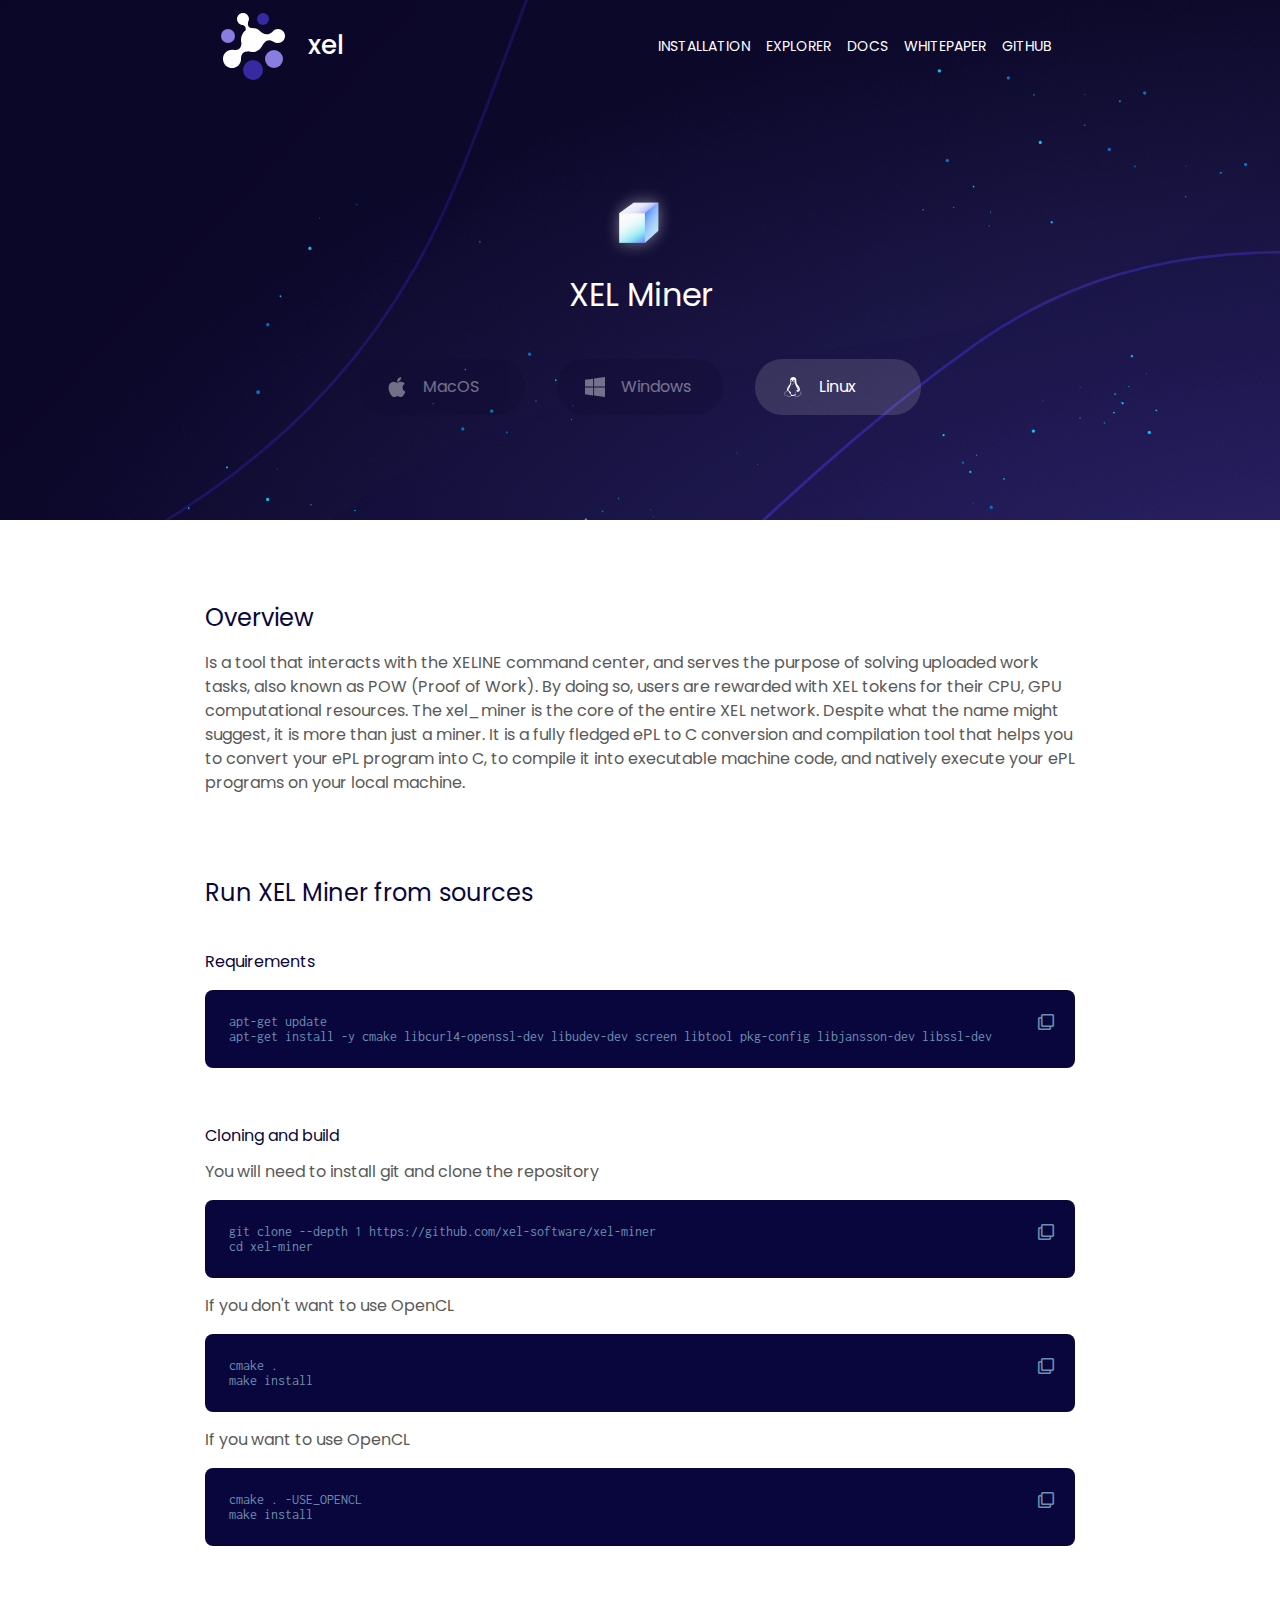
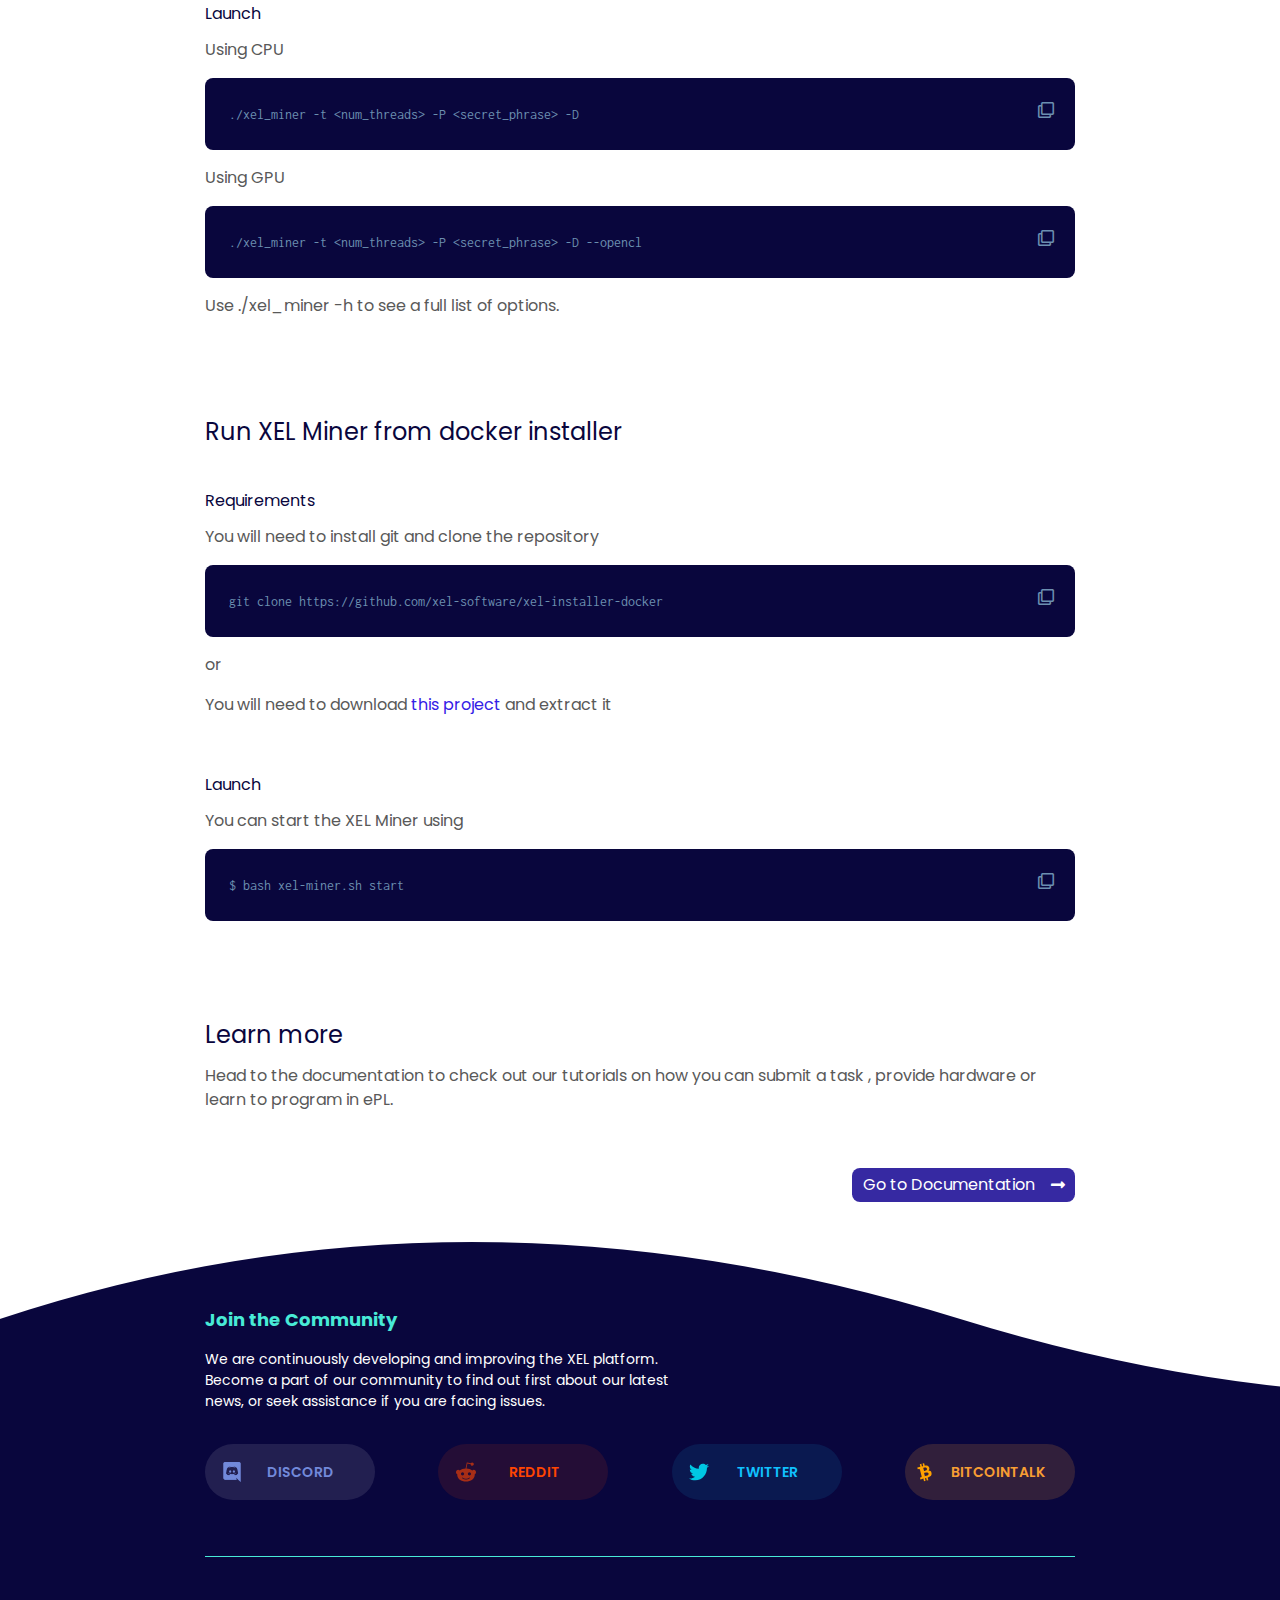
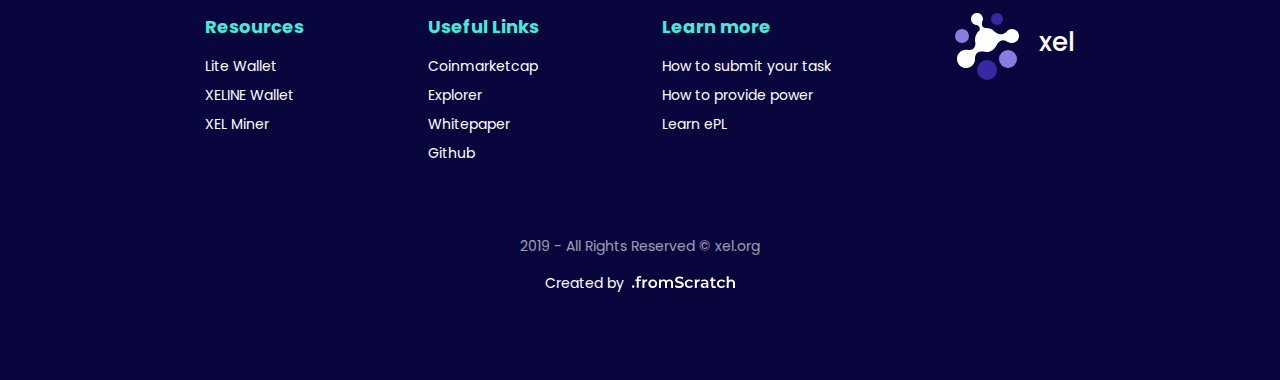
<file: miner.html>
<!DOCTYPE html>
<html>

  <head>
    <title> Xel | Miner</title>

    <meta charset="utf-8">
    <meta name="viewport" content="width=device-width, initial-scale=1">
    <meta name="description" content="xel Miner is a tool that interacts with the XELINE command center, and serves the purpose of solving uploaded computational tasks, also known as POW (Proof of Work).">
    <meta name="referrer" content="no-referrer-when-downgrade">

    <meta property="og:site_name" content="xel">
    <meta property="og:type" content="website">
    <meta property="og:title" content="xel | Xel Miner">
    <meta property="og:description" content="xel Miner is a tool that interacts with the XELINE command center, and serves the purpose of solving uploaded computational tasks, also known as POW (Proof of Work).">
    <meta property="og:url" content="https://xel.org/miner.html">
    <meta property="og:image" content="https://xel.org/assets/images/facebook.png">

    <meta name="twitter:card" content="summary_large_image">
    <meta name="twitter:title" content="xel | Xel Miner">
    <meta name="twitter:description" content="xel Miner is a tool that interacts with the XELINE command center, and serves the purpose of solving uploaded computational tasks, also known as POW (Proof of Work).">
    <meta name="twitter:url" content="https://xel.org/miner.html">
    <meta name="twitter:image" content="https://xel.org/assets/images/twitter.png">

    <meta name="msapplication-TileColor" content="#00aba9">
    <meta name="theme-color" content="#ffffff">

    <link href="https://fonts.googleapis.com/css?family=Inconsolata|Poppins" rel="stylesheet">

    <link rel="apple-touch-icon" sizes="180x180" href="assets/favicon/apple-touch-icon.png">
    <link rel="icon" type="image/png" sizes="32x32" href="assets/favicon/favicon-32x32.png">
    <link rel="icon" type="image/png" sizes="16x16" href="assets/favicon/favicon-16x16.png">
    <link rel="manifest" href="assets/favicon/site.webmanifest">
    <link rel="mask-icon" href="assets/favicon/safari-pinned-tab.svg" color="#ffffff">

  </head>

  <body>
    <script type="text/javascript" src="dependencies/jquery/jquery-3.3.1.min.js"></script>
    <script type="text/javascript" src="dependencies/jquery/jquery.bcSwipe.min.js"></script>
    <script type="text/javascript" src="dependencies/bootstrap/js/bootstrap.bundle.min.js"></script>
    <script type="text/javascript" src="assets/js/nav.js"></script>
    <script type="text/javascript" src="dependencies/animejs/anime.min.js"></script>
    <script type="text/javascript" src="dependencies/clipboard/clipboard.min.js"></script>
    <script type="text/javascript" src="assets/js/installation.js"></script>
    <script type="text/javascript" src="assets/js/clipboard.js"></script>
    <link rel="stylesheet" href="dependencies/bootstrap/css/bootstrap.min.css">
    <link rel="stylesheet" href="https://use.fontawesome.com/releases/v5.3.1/css/all.css">
    <link rel="stylesheet" href="assets/css/xel.style.css" data-autorefresh="true">



    <div class="minerpage">
      <div class="page-top">
        <div class="navbar1 content-container">
          <nav class="navbar navbar-expand-lg navbar-dark">
            <a class="navbar-brand" href="index.html">
              <img id="nav_black_logo" src="assets/images/xel_white.svg" alt="Xel logo">
              <img id="exp_black_logo" src="assets/images/xel_black.svg" alt="Xel logo"><span id="nav-xel">xel</span>
              <div id="xeldocs"><span id="xeldocs1">xel</span><span id="xeldocs2">Docs</span></div>
            </a>
            <button class="navbar-toggler" type="button" data-toggle="collapse" data-target="#navbarNavDropdown" aria-controls="navbarNavDropdown" aria-expanded="false" aria-label="Toggle navigation">
              <span class="fas fa-bars open-toggle"></span>
              <span class="fas fa-times close-toggle"></span>
            </button>
            <div class="collapse navbar-collapse" id="navbarNavDropdown">
              <ul class="navbar-nav ml-auto">
                <div class="nav-container">
                  <div class="navlinks" id="generalnav">
                    <li class="nav-item dropdown dropdown-desktop">
                      <a class="nav-link dropdown-toggle" href="#" id="navbarDropdownMenuLink" role="button" data-toggle="dropdown" aria-haspopup="true" aria-expanded="false">
                        Installation
                      </a>
                      <div id="navbarDropdownMenu" class="dropdown-menu" aria-labelledby="navbarDropdownMenuLink">
                        <a class="dropdown-item" href="xelinewallet.html">XELINE Wallet</a>
                        <a class="dropdown-item" href="litewallet.html">Lite Wallet</a>
                        <a class="dropdown-item" href="miner.html">XEL Miner</a>
                      </div>
                    </li>
                    <li class="nav-item dropdown-mobile">
                      <a id="mobileInstallation" class="nav-link" href="JavaScript:Void(0);">Installation</a>
                    </li>
                    <div id="mobileInstallationMenu" class="dropdown-menu-mobile dropdown-mobile">
                      <li>
                        <a class="dropdown-item" href="xelinewallet.html">XELINE Wallet</a>
                      </li>
                      <li>
                        <a class="dropdown-item" href="litewallet.html">Lite Wallet</a>
                      </li>
                      <li>
                        <a class="dropdown-item" href="miner.html">XEL Miner</a>
                      </li>
                    </div>
                    <li class="nav-item">
                      <a class="nav-link" href="https://explorer.xel.org/" target="_blank">explorer</a>
                    </li>
                    <li class="nav-item dropdown dropdown-desktop">
                      <a class="nav-link dropdown-toggle" href="#" id="navbarDropdownMenuLink2" role="button" data-toggle="dropdown" aria-haspopup="true" aria-expanded="false">
                        DOCS
                      </a>
                      <div id="navbarDropdownMenu2" class="dropdown-menu docs" aria-labelledby="navbarDropdownMenuLink2">
                        <a class="dropdown-item" target="_blank" href="http://docs.xel.org/submit-task.html">How to submit your task</a>
                        <a class="dropdown-item" target="_blank" href="http://docs.xel.org/give-power.html">How to provide power</a>
                        <a class="dropdown-item" target="_blank" href="http://docs.xel.org/learn-epl.html">Learn ePL</a>
                      </div>
                    </li>
                    <li class="nav-item dropdown-mobile">
                      <a id="mobileDocs" class="nav-link" href="JavaScript:Void(0);">docs</a>
                    </li>
                    <div id="mobileDocsMenu" class="dropdown-menu-mobile dropdown-mobile">
                      <li>
                        <a class="dropdown-item" target="_blank" href="http://docs.xel.org/submit-task.html">How to submit your task</a>
                      </li>
                      <li>
                        <a class="dropdown-item" target="_blank" href="http://docs.xel.org/give-power.html">How to provide power</a>
                      </li>
                      <li>
                        <a class="dropdown-item" target="_blank" href="http://docs.xel.org/learn-epl.html">Learn ePL</a>
                      </li>
                    </div>
                    <li class="nav-item">
                      <a class="nav-link" href="https://link.xel.org/whitepaper" target="_blank">whitepaper</a>
                    </li>
                    <li class="nav-item">
                      <a class="nav-link" href="https://github.com/xel-software" target="_blank">github</a>
                    </li>
                  </div>
                  <div class="dropdown-mobile navsocials">
                    <div class="line"></div>
                    <div class="socials-mobile">
                      <a class="social discord" href="https://link.xel.org/discord" target="_blank">
                        <img src="assets/images/discord.svg" alt="">
                      </a>
                      <a class="social reddit" href="https://link.xel.org/reddit" target="_blank">
                        <img src="assets/images/reddit.svg" alt="">
                      </a>
                      <a class="social twitter" href="https://link.xel.org/twitter" target="_blank">
                        <img src="assets/images/twitter.svg" alt="">
                      </a>
                      <a class="social btctalk" href="https://link.xel.org/bitcointalk" target="_blank">
                        <img src="assets/images/btc.svg" alt="">
                      </a>
                    </div>
                  </div>
                </div>
              </ul>
            </div>
          </nav>
        </div>
        <div class="installation-top">
          <div class="wrapper content-container">
            <img class="top-img" src="assets/images/element_miner.png" alt="XEL Miner image">
            <h1 class="title">XEL Miner</h1>
            <div class="buttons">
              <div class="osbutton active" id="MacOS-button">
                <img class="os-img" src="assets/images/macos.svg" alt="MacOS logo">
                <div class="os-title">MacOS</div>
              </div>
              <div class="osbutton " id="Windows-button">
                <img class="os-img" src="assets/images/windows.svg" alt="Windows logo">
                <div class="os-title">Windows</div>
              </div>
              <div class="osbutton " id="Linux-button">
                <img class="os-img" src="assets/images/linux.svg" alt="Linux logo">
                <div class="os-title">Linux</div>
              </div>
            </div>
          </div>
        </div>
      </div>
      <div id="i-container" class="main content-container">
        <div class="installation-main-template">
          <h2 class="title">Overview</h2>
          <p class="text">Is a tool that interacts with the XELINE command center, and serves the purpose of solving uploaded work tasks, also known as POW (Proof of Work). By doing so, users are rewarded with XEL tokens for their CPU, GPU computational resources. The xel_miner is the core of the entire XEL network. Despite what the name might suggest, it is more than just a miner. It is a fully fledged ePL to C conversion and compilation tool that helps you to convert your ePL program into C, to compile it into executable machine code, and natively execute your ePL programs on your local machine.</p>
        </div>
        <div id="macos" class="content">
          <div class="installation-section">
            <h2 class="title">Run XEL Miner from sources</h2>

            <div class="installation-article">
              <article>
                <h3 class="article-title">Requirements</h3>

                <div class="installation-paragraph">
                  <p class="text">You will need to install homebrew ( if not already installed )</p>
                  <div id="code" class="code-wrapper ">
                    <div class="code">
                      <p>/usr/bin/ruby -e &quot;$(curl -fsSL https://raw.githubusercontent.com/Homebrew/install/master/install)&quot;</p>
                      <p></p>
                      <p></p>
                      <p></p>
                      <p></p>
                      <p></p>
                      <p></p>
                      <p></p>
                    </div>
                    <span class="far fa-clone copy" data-clipboard-target=".code"></span>
                  </div>
                </div>
                <div class="installation-paragraph">
                  <p class="text">Then proceed with the installation</p>
                  <div id="code" class="code-wrapper ">
                    <div class="code">
                      <p>brew install gmp make cmake openssl</p>
                      <p>ln -s /usr/local/opt/openssl/include/openssl /usr/local/include/openssl</p>
                      <p></p>
                      <p></p>
                      <p></p>
                      <p></p>
                      <p></p>
                      <p></p>
                    </div>
                    <span class="far fa-clone copy" data-clipboard-target=".code"></span>
                  </div>
                </div>

              </article>
            </div>
            <div class="installation-article">
              <article>
                <h3 class="article-title">Cloning and build</h3>

                <div class="installation-paragraph">
                  <p class="text">You will need to install git and clone the repository</p>
                  <div id="code" class="code-wrapper ">
                    <div class="code">
                      <p>git clone --depth 1 https://github.com/xel-software/xel-miner</p>
                      <p>cd xel-miner</p>
                      <p></p>
                      <p></p>
                      <p></p>
                      <p></p>
                      <p></p>
                      <p></p>
                    </div>
                    <span class="far fa-clone copy" data-clipboard-target=".code"></span>
                  </div>
                </div>
                <div class="installation-paragraph">
                  <p class="text">If you don&apos;t want to use OpenCL</p>
                  <div id="code" class="code-wrapper ">
                    <div class="code">
                      <p>cmake .</p>
                      <p>make install</p>
                      <p></p>
                      <p></p>
                      <p></p>
                      <p></p>
                      <p></p>
                      <p></p>
                    </div>
                    <span class="far fa-clone copy" data-clipboard-target=".code"></span>
                  </div>
                </div>
                <div class="installation-paragraph">
                  <p class="text">If you want to use OpenCL</p>
                  <div id="code" class="code-wrapper ">
                    <div class="code">
                      <p>cmake . -USE_OPENCL</p>
                      <p>make install</p>
                      <p></p>
                      <p></p>
                      <p></p>
                      <p></p>
                      <p></p>
                      <p></p>
                    </div>
                    <span class="far fa-clone copy" data-clipboard-target=".code"></span>
                  </div>
                </div>

              </article>
            </div>
            <div class="installation-article">
              <article>
                <h3 class="article-title">Launch</h3>

                <div class="installation-paragraph">
                  <p class="text">Using CPU</p>
                  <div id="code" class="code-wrapper ">
                    <div class="code">
                      <p>./xel_miner -t &lt;num_threads&gt; -P &lt;secret_phrase&gt; -D</p>
                      <p></p>
                      <p></p>
                      <p></p>
                      <p></p>
                      <p></p>
                      <p></p>
                      <p></p>
                    </div>
                    <span class="far fa-clone copy" data-clipboard-target=".code"></span>
                  </div>
                </div>
                <div class="installation-paragraph">
                  <p class="text">Using GPU</p>
                  <div id="code" class="code-wrapper ">
                    <div class="code">
                      <p>./xel_miner -t &lt;num_threads&gt; -P &lt;secret_phrase&gt; -D --opencl</p>
                      <p></p>
                      <p></p>
                      <p></p>
                      <p></p>
                      <p></p>
                      <p></p>
                      <p></p>
                    </div>
                    <span class="far fa-clone copy" data-clipboard-target=".code"></span>
                  </div>
                </div>
                <div class="installation-paragraph">
                  <p class="text">Use ./xel_miner -h to see a full list of options.</p>
                  <div id="code" class="code-wrapper hide">
                    <div class="code">
                      <p></p>
                      <p></p>
                      <p></p>
                      <p></p>
                      <p></p>
                      <p></p>
                      <p></p>
                      <p></p>
                    </div>
                    <span class="far fa-clone copy" data-clipboard-target=".code"></span>
                  </div>
                </div>

              </article>
            </div>

          </div>
          <div class="installation-section">
            <h2 class="title">Run XEL Miner from docker installer</h2>

            <div class="installation-article">
              <article>
                <h3 class="article-title">Requirements</h3>

                <div class="installation-paragraph">
                  <p class="text">You will need to install git and clone the repository</p>
                  <div id="code" class="code-wrapper ">
                    <div class="code">
                      <p>git clone https://github.com/xel-software/xel-installer-docker</p>
                      <p></p>
                      <p></p>
                      <p></p>
                      <p></p>
                      <p></p>
                      <p></p>
                      <p></p>
                    </div>
                    <span class="far fa-clone copy" data-clipboard-target=".code"></span>
                  </div>
                </div>
                <p class="text">or</p>
                <p class="text">You will need to download <a class="p-link" href="https://github.com/xel-software/xel-installer-docker/archive/master.zip">this project</a> and extract it</p>

              </article>
            </div>
            <div class="installation-article">
              <article>
                <h3 class="article-title">Launch</h3>

                <div class="installation-paragraph">
                  <p class="text">You can start the XEL Miner using</p>
                  <div id="code" class="code-wrapper ">
                    <div class="code">
                      <p>$ bash xel-miner.sh start</p>
                      <p></p>
                      <p></p>
                      <p></p>
                      <p></p>
                      <p></p>
                      <p></p>
                      <p></p>
                    </div>
                    <span class="far fa-clone copy" data-clipboard-target=".code"></span>
                  </div>
                </div>

              </article>
            </div>

          </div>
          <div class="installation-section">
            <h2 class="title">Learn more</h2>

            <div class="installation-article">
              <article>
                <h3 class="article-title"></h3>

                <p class="lmore-text text">Head to the documentation to check out our tutorials on how you can submit a task , provide hardware or learn to program in ePL.</p>

              </article>
            </div>

            <a class="to-documentation" target="_blank" href="http://docs.xel.org">Go to Documentation <span class="fas fa-long-arrow-alt-right"></span></a>

          </div>
        </div>
        <div id="windows" class="content">
          <div class="installation-section">
            <h2 class="title">Run XEL Miner from sources</h2>

            <div class="installation-article">
              <article>
                <h3 class="article-title">Cloning and build</h3>

                <div class="installation-paragraph">
                  <p class="text">You will need to install git and clone the repository</p>
                  <div id="code" class="code-wrapper ">
                    <div class="code">
                      <p>git clone --depth 1 https://github.com/xel-software/xel-miner</p>
                      <p>cd xel-miner</p>
                      <p></p>
                      <p></p>
                      <p></p>
                      <p></p>
                      <p></p>
                      <p></p>
                    </div>
                    <span class="far fa-clone copy" data-clipboard-target=".code"></span>
                  </div>
                </div>

                <div class="installation-paragraph">
                  <p class="text">If you don&apos;t want to use OpenCL</p>
                  <div id="code" class="code-wrapper ">
                    <div class="code">
                      <p>cmake .</p>
                      <p>make install</p>
                      <p></p>
                      <p></p>
                      <p></p>
                      <p></p>
                      <p></p>
                      <p></p>
                    </div>
                    <span class="far fa-clone copy" data-clipboard-target=".code"></span>
                  </div>
                </div>

                <div class="installation-paragraph">
                  <p class="text">If you want to use OpenCL</p>
                  <div id="code" class="code-wrapper ">
                    <div class="code">
                      <p>cmake . -USE_OPENCL</p>
                      <p>make install</p>
                      <p></p>
                      <p></p>
                      <p></p>
                      <p></p>
                      <p></p>
                      <p></p>
                    </div>
                    <span class="far fa-clone copy" data-clipboard-target=".code"></span>
                  </div>
                </div>

              </article>
            </div>

            <div class="installation-article">
              <article>
                <h3 class="article-title">Launch</h3>

                <div class="installation-paragraph">
                  <p class="text">Using CPU</p>
                  <div id="code" class="code-wrapper ">
                    <div class="code">
                      <p>./xel_miner -t &lt;num_threads&gt; -P &lt;secret_phrase&gt; -D</p>
                      <p></p>
                      <p></p>
                      <p></p>
                      <p></p>
                      <p></p>
                      <p></p>
                      <p></p>
                    </div>
                    <span class="far fa-clone copy" data-clipboard-target=".code"></span>
                  </div>
                </div>

                <div class="installation-paragraph">
                  <p class="text">Using GPU</p>
                  <div id="code" class="code-wrapper ">
                    <div class="code">
                      <p>./xel_miner -t &lt;num_threads&gt; -P &lt;secret_phrase&gt; -D --opencl</p>
                      <p></p>
                      <p></p>
                      <p></p>
                      <p></p>
                      <p></p>
                      <p></p>
                      <p></p>
                    </div>
                    <span class="far fa-clone copy" data-clipboard-target=".code"></span>
                  </div>
                </div>

                <div class="installation-paragraph">
                  <p class="text">Use ./xel_miner -h to see a full list of options.</p>
                  <div id="code" class="code-wrapper hide">
                    <div class="code">
                      <p></p>
                      <p></p>
                      <p></p>
                      <p></p>
                      <p></p>
                      <p></p>
                      <p></p>
                      <p></p>
                    </div>
                    <span class="far fa-clone copy" data-clipboard-target=".code"></span>
                  </div>
                </div>

              </article>
            </div>

          </div>
          <div class="installation-section">
            <h2 class="title">Run XEL Miner from docker installer</h2>

            <div class="installation-article">
              <article>
                <h3 class="article-title">Requirements</h3>

                <div class="installation-paragraph">
                  <p class="text">You will need to install git and clone the repository</p>
                  <div id="code" class="code-wrapper ">
                    <div class="code">
                      <p>git clone https://github.com/xel-software/xel-installer-docker</p>
                      <p></p>
                      <p></p>
                      <p></p>
                      <p></p>
                      <p></p>
                      <p></p>
                      <p></p>
                    </div>
                    <span class="far fa-clone copy" data-clipboard-target=".code"></span>
                  </div>
                </div>
                <p class="text">or</p>
                <p class="text">You will need to download <a class="p-link" href="https://github.com/xel-software/xel-installer-docker/archive/master.zip">this project</a> and extract it</p>

              </article>
            </div>
            <div class="installation-article">
              <article>
                <h3 class="article-title">Launch</h3>

                <div class="installation-paragraph">
                  <p class="text">You can start the XEL Miner using</p>
                  <div id="code" class="code-wrapper ">
                    <div class="code">
                      <p>$ bash xel-miner.sh start</p>
                      <p></p>
                      <p></p>
                      <p></p>
                      <p></p>
                      <p></p>
                      <p></p>
                      <p></p>
                    </div>
                    <span class="far fa-clone copy" data-clipboard-target=".code"></span>
                  </div>
                </div>

              </article>
            </div>

          </div>
          <div class="installation-section">
            <h2 class="title">Learn more</h2>

            <div class="installation-article">
              <article>
                <h3 class="article-title"></h3>

                <p class="lmore-text text">Head to the documentation to check out our tutorials on how you can submit a task , provide hardware or learn to program in ePL.</p>

              </article>
            </div>

            <a class="to-documentation" target="_blank" href="http://docs.xel.org/give-power.html">Go to Documentation <span class="fas fa-long-arrow-alt-right"></span></a>

          </div>
        </div>
        <div id="linux" class="content">
          <div class="installation-section">
            <h2 class="title">Run XEL Miner from sources</h2>

            <div class="installation-article">
              <article>
                <h3 class="article-title">Requirements</h3>

                <div class="installation-paragraph">
                  <p class="text"></p>
                  <div id="code" class="code-wrapper ">
                    <div class="code">
                      <p>apt-get update</p>
                      <p>apt-get install -y cmake libcurl4-openssl-dev libudev-dev screen libtool pkg-config libjansson-dev libssl-dev</p>
                      <p></p>
                      <p></p>
                      <p></p>
                      <p></p>
                      <p></p>
                      <p></p>
                    </div>
                    <span class="far fa-clone copy" data-clipboard-target=".code"></span>
                  </div>
                </div>

              </article>
            </div>

            <div class="installation-article">
              <article>
                <h3 class="article-title">Cloning and build</h3>

                <div class="installation-paragraph">
                  <p class="text">You will need to install git and clone the repository </p>
                  <div id="code" class="code-wrapper ">
                    <div class="code">
                      <p>git clone --depth 1 https://github.com/xel-software/xel-miner</p>
                      <p>cd xel-miner</p>
                      <p></p>
                      <p></p>
                      <p></p>
                      <p></p>
                      <p></p>
                      <p></p>
                    </div>
                    <span class="far fa-clone copy" data-clipboard-target=".code"></span>
                  </div>
                </div>
                <div class="installation-paragraph">
                  <p class="text">If you don&apos;t want to use OpenCL</p>
                  <div id="code" class="code-wrapper ">
                    <div class="code">
                      <p>cmake .</p>
                      <p>make install</p>
                      <p></p>
                      <p></p>
                      <p></p>
                      <p></p>
                      <p></p>
                      <p></p>
                    </div>
                    <span class="far fa-clone copy" data-clipboard-target=".code"></span>
                  </div>
                </div>
                <div class="installation-paragraph">
                  <p class="text">If you want to use OpenCL</p>
                  <div id="code" class="code-wrapper ">
                    <div class="code">
                      <p>cmake . -USE_OPENCL</p>
                      <p>make install</p>
                      <p></p>
                      <p></p>
                      <p></p>
                      <p></p>
                      <p></p>
                      <p></p>
                    </div>
                    <span class="far fa-clone copy" data-clipboard-target=".code"></span>
                  </div>
                </div>

              </article>
            </div>

            <div class="installation-article">
              <article>
                <h3 class="article-title">Launch</h3>

                <div class="installation-paragraph">
                  <p class="text">Using CPU</p>
                  <div id="code" class="code-wrapper ">
                    <div class="code">
                      <p>./xel_miner -t &lt;num_threads&gt; -P &lt;secret_phrase&gt; -D</p>
                      <p></p>
                      <p></p>
                      <p></p>
                      <p></p>
                      <p></p>
                      <p></p>
                      <p></p>
                    </div>
                    <span class="far fa-clone copy" data-clipboard-target=".code"></span>
                  </div>
                </div>
                <div class="installation-paragraph">
                  <p class="text">Using GPU</p>
                  <div id="code" class="code-wrapper ">
                    <div class="code">
                      <p>./xel_miner -t &lt;num_threads&gt; -P &lt;secret_phrase&gt; -D --opencl</p>
                      <p></p>
                      <p></p>
                      <p></p>
                      <p></p>
                      <p></p>
                      <p></p>
                      <p></p>
                    </div>
                    <span class="far fa-clone copy" data-clipboard-target=".code"></span>
                  </div>
                </div>
                <div class="installation-paragraph">
                  <p class="text">Use ./xel_miner -h to see a full list of options.</p>
                  <div id="code" class="code-wrapper hide">
                    <div class="code">
                      <p></p>
                      <p></p>
                      <p></p>
                      <p></p>
                      <p></p>
                      <p></p>
                      <p></p>
                      <p></p>
                    </div>
                    <span class="far fa-clone copy" data-clipboard-target=".code"></span>
                  </div>
                </div>

              </article>
            </div>

          </div>

          <div class="installation-section">
            <h2 class="title">Run XEL Miner from docker installer</h2>

            <div class="installation-article">
              <article>
                <h3 class="article-title">Requirements</h3>

                <div class="installation-paragraph">
                  <p class="text">You will need to install git and clone the repository</p>
                  <div id="code" class="code-wrapper ">
                    <div class="code">
                      <p>git clone https://github.com/xel-software/xel-installer-docker</p>
                      <p></p>
                      <p></p>
                      <p></p>
                      <p></p>
                      <p></p>
                      <p></p>
                      <p></p>
                    </div>
                    <span class="far fa-clone copy" data-clipboard-target=".code"></span>
                  </div>
                </div>
                <p class="text">or</p>
                <p class="text">You will need to download <a class="p-link" href="https://github.com/xel-software/xel-installer-docker/archive/master.zip">this project</a> and extract it</p>

              </article>
            </div>
            <div class="installation-article">
              <article>
                <h3 class="article-title">Launch</h3>

                <div class="installation-paragraph">
                  <p class="text">You can start the XEL Miner using</p>
                  <div id="code" class="code-wrapper ">
                    <div class="code">
                      <p>$ bash xel-miner.sh start</p>
                      <p></p>
                      <p></p>
                      <p></p>
                      <p></p>
                      <p></p>
                      <p></p>
                      <p></p>
                    </div>
                    <span class="far fa-clone copy" data-clipboard-target=".code"></span>
                  </div>
                </div>

              </article>
            </div>


          </div>
          <div class="installation-section">
            <h2 class="title">Learn more</h2>

            <div class="installation-article">
              <article>
                <h3 class="article-title"></h3>

                <p class="lmore-text text">Head to the documentation to check out our tutorials on how you can submit a task , provide hardware or learn to program in ePL.</p>

              </article>
            </div>

            <a class="to-documentation" target="_blank" href="http://docs.xel.org/give-power.html">Go to Documentation <span class="fas fa-long-arrow-alt-right"></span></a>

          </div>
        </div>
      </div>
      <div id="snackbar">Code copied!</div>
      <div id="footer" class="footer">
        <div class="footer-background">
          <div class="content-container">
            <h3 class="title">Join the Community</h3>
            <p class="text">We are continuously developing and improving the XEL platform. Become a part of our community to find out first about our latest news, or seek assistance if you are facing issues.</p>

            <div class="socials">
              <a href="https://link.xel.org/discord" role="button" target="_blank">
                <div class="imgbutton discord">
                  <img src="assets/images/discord.svg" alt="discord"><span>discord</span>
                </div>
              </a>
              <a href="https://link.xel.org/reddit" role="button" target="_blank">
                <div class="imgbutton reddit">
                  <img src="assets/images/reddit.svg" alt="reddit"><span>reddit</span>
                </div>
              </a>
              <a href="https://link.xel.org/twitter" role="button" target="_blank">
                <div class="imgbutton twitter">
                  <img src="assets/images/twitter.svg" alt="twitter"><span>twitter</span>
                </div>
              </a>
              <a href="https://link.xel.org/bitcointalk" role="button" target="_blank">
                <div class="imgbutton bitcointalk">
                  <img src="assets/images/btc.svg" alt="bitcointalk"><span>bitcointalk</span>
                </div>
              </a>
            </div>

            <div class="line"></div>
          </div>
        </div>
        <div class="btm-con content-container">
          <div class="bottom bottom-desktop">
            <div class="links">
              <div class="footer-link">
                <h3 class="title">Resources</h3>
                <a href="litewallet.html" target="">Lite Wallet</a>
                <a href="xelinewallet.html" target="">XELINE Wallet</a>
                <a href="miner.html" target="">XEL Miner</a>
                <a id="url4" href="" target=""></a>
                <a id="url5" href="" target=""></a>
              </div>
            </div>
            <div class="links">
              <div class="footer-link">
                <h3 class="title">Useful Links</h3>
                <a href="https://link.xel.org/coinmarketcap" target="_blank">Coinmarketcap</a>
                <a href="https://explorer.xel.org/" target="_blank">Explorer</a>
                <a href="https://link.xel.org/whitepaper" target="_blank">Whitepaper</a>
                <a id="url4" href="https://github.com/xel-software" target="_blank">Github</a>
                <a id="url5" href="" target="_blank"></a>
              </div>
            </div>
            <div class="links">
              <div class="footer-link">
                <h3 class="title">Learn more</h3>
                <a href="http://docs.xel.org/submit-task.html" target="_blank">How to submit your task</a>
                <a href="http://docs.xel.org/give-power.html" target="_blank">How to provide power</a>
                <a href="http://docs.xel.org/learn-epl.html" target="_blank">Learn ePL</a>
                <a id="url4" href="" target="_blank"></a>
                <a id="url5" href="" target="_blank"></a>
              </div>
            </div>
            <a href="index.html">
              <div class="logo">
                <img src="assets/images/xel_white.svg" alt="">
                <span class="name">xel</span>
              </div>
            </a>
          </div>

          <div class="bottom bottom-mobile">
            <div class="top">
              <a href="index.html">
                <div class="logo">
                  <img src="assets/images/xel_white.svg" alt="">
                  <span class="name">xel</span>
                </div>
              </a>
              <div class="links">
                <div class="footer-link">
                  <h3 class="title">Learn more</h3>
                  <a href="http://docs.xel.org/submit-task.html" target="_blank">How to submit your task</a>
                  <a href="http://docs.xel.org/give-power.html" target="_blank">How to provide power</a>
                  <a href="http://docs.xel.org/learn-epl.html" target="_blank">Learn ePL</a>
                  <a id="url4" href="" target="_blank"></a>
                  <a id="url5" href="" target="_blank"></a>
                </div>
              </div>
            </div>
            <div class="btm">
              <div class="links">
                <div class="footer-link">
                  <h3 class="title">Resources</h3>
                  <a href="litewallet.html" target="">Lite Wallet</a>
                  <a href="xelinewallet.html" target="">XELINE Wallet</a>
                  <a href="miner.html" target="">XEL Miner</a>
                  <a id="url4" href="" target=""></a>
                  <a id="url5" href="" target=""></a>
                </div>
              </div>
              <div class="links">
                <div class="footer-link">
                  <h3 class="title">Useful Links</h3>
                  <a href="https://link.xel.org/coinmarketcap" target="_blank">Coinmarketcap</a>
                  <a href="https://explorer.xel.org/" target="_blank">Explorer</a>
                  <a href="https://link.xel.org/whitepaper" target="_blank">Whitepaper</a>
                  <a id="url4" href="https://github.com/xel-software" target="_blank">Github</a>
                  <a id="url5" href="" target="_blank"></a>
                </div>
              </div>
            </div>
          </div>
          <div class="copyright">
            <p class="copyrights">2019 - All Rights Reserved &#xA9; xel.org</p>
            <a class="fromscratch" href="https://fromscratch.gr" target="_blank">Created by <img class="fslogo" src="assets/images/fromscratch_logo_big.svg" alt="fromScratch Logo"></a>
          </div>
        </div>
      </div>
    </div>

  </body>

</html>
</file>
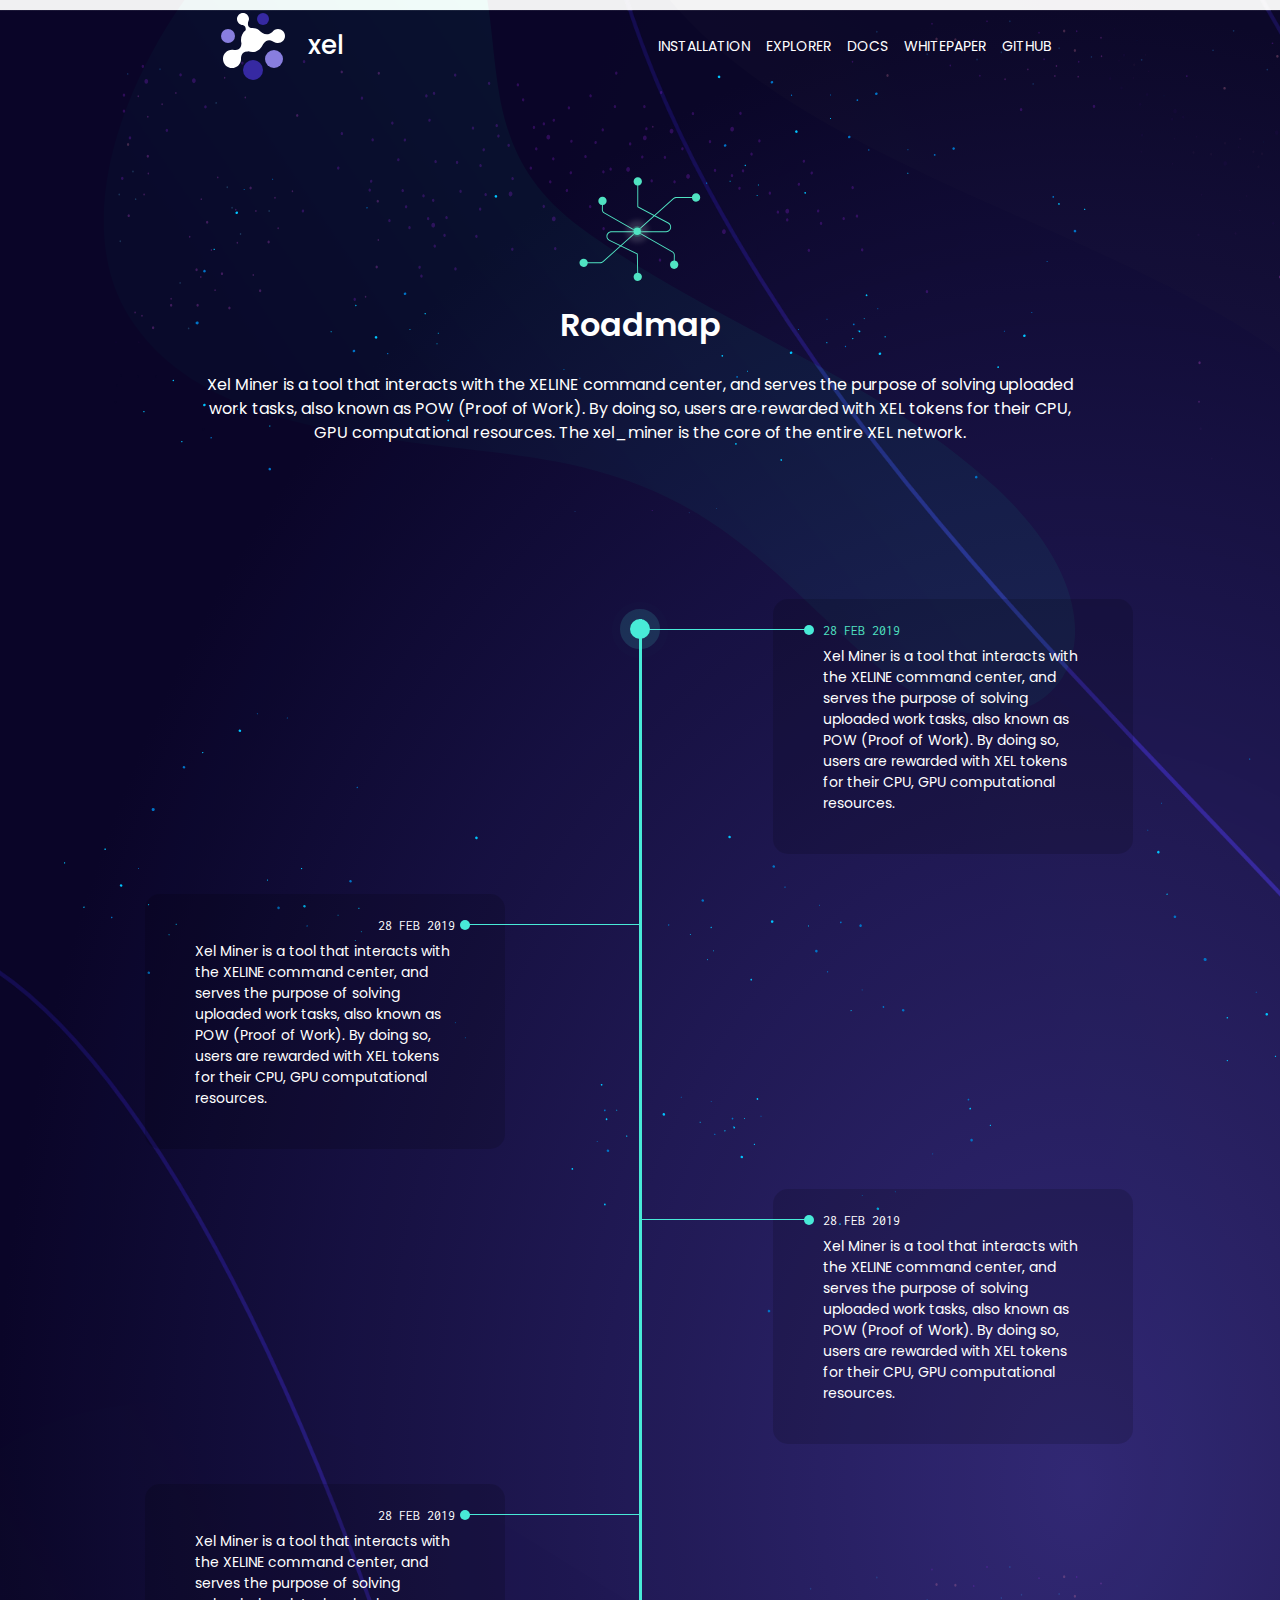
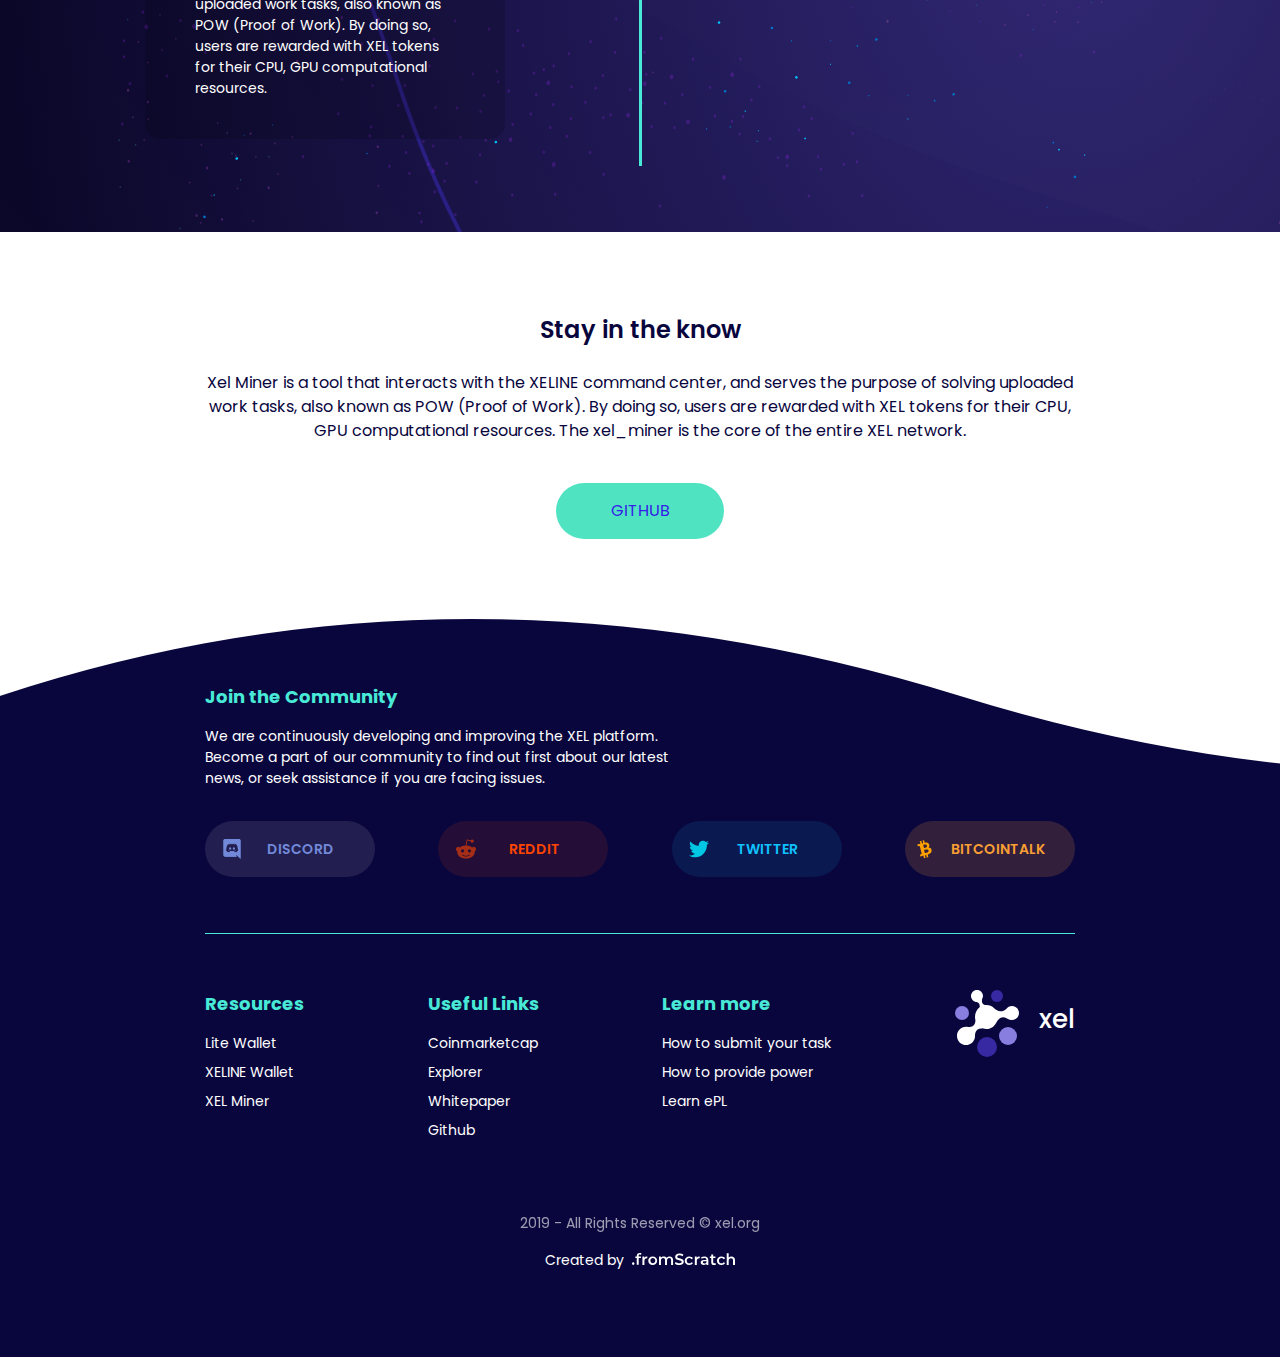
<file: roadmap.html>
<!DOCTYPE html>
<html>

  <head>
    <title> xel | Roadmap</title>

    <meta charset="utf-8">
    <meta name="viewport" content="width=device-width, initial-scale=1">
    <meta name="description" content="xel Roadmap">
    <meta name="referrer" content="no-referrer-when-downgrade">

    <meta property="og:site_name" content="xel">
    <meta property="og:type" content="website">
    <meta property="og:title" content="xel | Roadmap">
    <meta property="og:description" content="xel Roadmap">
    <meta property="og:url" content="https://xel.org/roadmap.html">
    <meta property="og:image" content="https://xel.org/assets/images/facebook.png">

    <meta name="twitter:card" content="summary_large_image">
    <meta name="twitter:title" content="xel | Xel Miner">
    <meta name="twitter:description" content="xel Roadmap">
    <meta name="twitter:url" content="https://xel.org/roadmap.html">
    <meta name="twitter:image" content="https://xel.org/assets/images/twitter.png">

    <meta name="msapplication-TileColor" content="#00aba9">
    <meta name="theme-color" content="#ffffff">

    <link href="https://fonts.googleapis.com/css?family=Inconsolata|Poppins" rel="stylesheet">

    <link rel="apple-touch-icon" sizes="180x180" href="assets/favicon/apple-touch-icon.png">
    <link rel="icon" type="image/png" sizes="32x32" href="assets/favicon/favicon-32x32.png">
    <link rel="icon" type="image/png" sizes="16x16" href="assets/favicon/favicon-16x16.png">
    <link rel="manifest" href="assets/favicon/site.webmanifest">
    <link rel="mask-icon" href="assets/favicon/safari-pinned-tab.svg" color="#ffffff">

  </head>

  <body>
    <script type="text/javascript" src="dependencies/jquery/jquery-3.3.1.min.js"></script>
    <script type="text/javascript" src="dependencies/jquery/jquery.bcSwipe.min.js"></script>
    <script type="text/javascript" src="dependencies/bootstrap/js/bootstrap.bundle.min.js"></script>
    <script type="text/javascript" src="assets/js/nav.js"></script>
    <script type="text/javascript" src="dependencies/animejs/anime.min.js"></script>
    <script type="text/javascript" src="dependencies/clipboard/clipboard.min.js"></script>
    <link rel="stylesheet" href="dependencies/bootstrap/css/bootstrap.min.css">
    <link rel="stylesheet" href="https://use.fontawesome.com/releases/v5.3.1/css/all.css">
    <link rel="stylesheet" href="assets/css/xel.style.css" data-autorefresh="true">



    <div class="roadmap-page">
      <div class="navbar1 content-container">
        <nav class="navbar navbar-expand-lg navbar-dark">
          <a class="navbar-brand" href="index.html">
            <img id="nav_black_logo" src="assets/images/xel_white.svg" alt="Xel logo">
            <img id="exp_black_logo" src="assets/images/xel_black.svg" alt="Xel logo"><span id="nav-xel">xel</span>
            <div id="xeldocs"><span id="xeldocs1">xel</span><span id="xeldocs2">Docs</span></div>
          </a>
          <button class="navbar-toggler" type="button" data-toggle="collapse" data-target="#navbarNavDropdown" aria-controls="navbarNavDropdown" aria-expanded="false" aria-label="Toggle navigation">
            <span class="fas fa-bars open-toggle"></span>
            <span class="fas fa-times close-toggle"></span>
          </button>
          <div class="collapse navbar-collapse" id="navbarNavDropdown">
            <ul class="navbar-nav ml-auto">
              <div class="nav-container">
                <div class="navlinks" id="generalnav">
                  <li class="nav-item dropdown dropdown-desktop">
                    <a class="nav-link dropdown-toggle" href="#" id="navbarDropdownMenuLink" role="button" data-toggle="dropdown" aria-haspopup="true" aria-expanded="false">
                      Installation
                    </a>
                    <div id="navbarDropdownMenu" class="dropdown-menu" aria-labelledby="navbarDropdownMenuLink">
                      <a class="dropdown-item" href="xelinewallet.html">XELINE Wallet</a>
                      <a class="dropdown-item" href="litewallet.html">Lite Wallet</a>
                      <a class="dropdown-item" href="miner.html">XEL Miner</a>
                    </div>
                  </li>
                  <li class="nav-item dropdown-mobile">
                    <a id="mobileInstallation" class="nav-link" href="JavaScript:Void(0);">Installation</a>
                  </li>
                  <div id="mobileInstallationMenu" class="dropdown-menu-mobile dropdown-mobile">
                    <li>
                      <a class="dropdown-item" href="xelinewallet.html">XELINE Wallet</a>
                    </li>
                    <li>
                      <a class="dropdown-item" href="litewallet.html">Lite Wallet</a>
                    </li>
                    <li>
                      <a class="dropdown-item" href="miner.html">XEL Miner</a>
                    </li>
                  </div>
                  <li class="nav-item">
                    <a class="nav-link" href="https://explorer.xel.org/" target="_blank">explorer</a>
                  </li>
                  <li class="nav-item dropdown dropdown-desktop">
                    <a class="nav-link dropdown-toggle" href="#" id="navbarDropdownMenuLink2" role="button" data-toggle="dropdown" aria-haspopup="true" aria-expanded="false">
                      DOCS
                    </a>
                    <div id="navbarDropdownMenu2" class="dropdown-menu docs" aria-labelledby="navbarDropdownMenuLink2">
                      <a class="dropdown-item" target="_blank" href="http://docs.xel.org/submit-task.html">How to submit your task</a>
                      <a class="dropdown-item" target="_blank" href="http://docs.xel.org/give-power.html">How to provide power</a>
                      <a class="dropdown-item" target="_blank" href="http://docs.xel.org/learn-epl.html">Learn ePL</a>
                    </div>
                  </li>
                  <li class="nav-item dropdown-mobile">
                    <a id="mobileDocs" class="nav-link" href="JavaScript:Void(0);">docs</a>
                  </li>
                  <div id="mobileDocsMenu" class="dropdown-menu-mobile dropdown-mobile">
                    <li>
                      <a class="dropdown-item" target="_blank" href="http://docs.xel.org/submit-task.html">How to submit your task</a>
                    </li>
                    <li>
                      <a class="dropdown-item" target="_blank" href="http://docs.xel.org/give-power.html">How to provide power</a>
                    </li>
                    <li>
                      <a class="dropdown-item" target="_blank" href="http://docs.xel.org/learn-epl.html">Learn ePL</a>
                    </li>
                  </div>
                  <li class="nav-item">
                    <a class="nav-link" href="https://link.xel.org/whitepaper" target="_blank">whitepaper</a>
                  </li>
                  <li class="nav-item">
                    <a class="nav-link" href="https://github.com/xel-software" target="_blank">github</a>
                  </li>
                </div>
                <div class="dropdown-mobile navsocials">
                  <div class="line"></div>
                  <div class="socials-mobile">
                    <a class="social discord" href="https://link.xel.org/discord" target="_blank">
                      <img src="assets/images/discord.svg" alt="">
                    </a>
                    <a class="social reddit" href="https://link.xel.org/reddit" target="_blank">
                      <img src="assets/images/reddit.svg" alt="">
                    </a>
                    <a class="social twitter" href="https://link.xel.org/twitter" target="_blank">
                      <img src="assets/images/twitter.svg" alt="">
                    </a>
                    <a class="social btctalk" href="https://link.xel.org/bitcointalk" target="_blank">
                      <img src="assets/images/btc.svg" alt="">
                    </a>
                  </div>
                </div>
              </div>
            </ul>
          </div>
        </nav>
      </div>
      <div class="content-roadmap">
        <div class="top content-container">
          <article>
            <img src="assets/images/roadmap.svg" alt="Roadmap logo">
            <h1 class="title">Roadmap</h1>
            <p class="text">
              Xel Miner is a tool that interacts with the XELINE command center, and serves the purpose of solving uploaded work tasks, also known as POW (Proof of Work). By doing so, users are rewarded with XEL tokens for their CPU, GPU computational resources. The xel_miner is the core of the entire XEL network.
            </p>
          </article>

        </div>
        <section class="timeline">
          <ul>
            <li>
              <span class="content-circle"></span>
              <div class="content">
                <div class="timeline-content">
                  <article>
                    <h5 class="title first">28 feb 2019</h5>
                    <p class="text">Xel Miner is a tool that interacts with the XELINE command center, and serves the purpose of solving uploaded work tasks, also known as POW (Proof of Work). By doing so, users are rewarded with XEL tokens for their CPU, GPU computational resources.</p>
                  </article>
                </div>
              </div>
            </li>
            <li>
              <div class="content">
                <div class="timeline-content">
                  <article>
                    <h5 class="title ">28 feb 2019</h5>
                    <p class="text">Xel Miner is a tool that interacts with the XELINE command center, and serves the purpose of solving uploaded work tasks, also known as POW (Proof of Work). By doing so, users are rewarded with XEL tokens for their CPU, GPU computational resources.</p>
                  </article>
                </div>
              </div>
            </li>
            <li>
              <div class="content">
                <div class="timeline-content">
                  <article>
                    <h5 class="title ">28 feb 2019</h5>
                    <p class="text">Xel Miner is a tool that interacts with the XELINE command center, and serves the purpose of solving uploaded work tasks, also known as POW (Proof of Work). By doing so, users are rewarded with XEL tokens for their CPU, GPU computational resources.</p>
                  </article>
                </div>
              </div>
            </li>
            <li>
              <div class="content">
                <div class="timeline-content">
                  <article>
                    <h5 class="title ">28 feb 2019</h5>
                    <p class="text">Xel Miner is a tool that interacts with the XELINE command center, and serves the purpose of solving uploaded work tasks, also known as POW (Proof of Work). By doing so, users are rewarded with XEL tokens for their CPU, GPU computational resources.</p>
                  </article>
                </div>
              </div>
            </li>
          </ul>
        </section>
      </div>
      <div class="bottom-content content-container">
        <div class="title">Stay in the know</div>
        <div class="text">Xel Miner is a tool that interacts with the XELINE command center, and serves the purpose of solving uploaded work tasks, also known as POW (Proof of Work). By doing so, users are rewarded with XEL tokens for their CPU, GPU computational resources. The xel_miner is the core of the entire XEL network. </div>
        <a href="#" target="" class="wrapper-GITHUB" role="button">
          <div class="mainbutton GITHUB">
            GITHUB
          </div>
        </a>
      </div>
      <div id="footer" class="footer">
        <div class="footer-background">
          <div class="content-container">
            <h3 class="title">Join the Community</h3>
            <p class="text">We are continuously developing and improving the XEL platform. Become a part of our community to find out first about our latest news, or seek assistance if you are facing issues.</p>

            <div class="socials">
              <a href="https://link.xel.org/discord" role="button" target="_blank">
                <div class="imgbutton discord">
                  <img src="assets/images/discord.svg" alt="discord"><span>discord</span>
                </div>
              </a>
              <a href="https://link.xel.org/reddit" role="button" target="_blank">
                <div class="imgbutton reddit">
                  <img src="assets/images/reddit.svg" alt="reddit"><span>reddit</span>
                </div>
              </a>
              <a href="https://link.xel.org/twitter" role="button" target="_blank">
                <div class="imgbutton twitter">
                  <img src="assets/images/twitter.svg" alt="twitter"><span>twitter</span>
                </div>
              </a>
              <a href="https://link.xel.org/bitcointalk" role="button" target="_blank">
                <div class="imgbutton bitcointalk">
                  <img src="assets/images/btc.svg" alt="bitcointalk"><span>bitcointalk</span>
                </div>
              </a>
            </div>

            <div class="line"></div>
          </div>
        </div>
        <div class="btm-con content-container">
          <div class="bottom bottom-desktop">
            <div class="links">
              <div class="footer-link">
                <h3 class="title">Resources</h3>
                <a href="litewallet.html" target="">Lite Wallet</a>
                <a href="xelinewallet.html" target="">XELINE Wallet</a>
                <a href="miner.html" target="">XEL Miner</a>
                <a id="url4" href="" target=""></a>
                <a id="url5" href="" target=""></a>
              </div>
            </div>
            <div class="links">
              <div class="footer-link">
                <h3 class="title">Useful Links</h3>
                <a href="https://link.xel.org/coinmarketcap" target="_blank">Coinmarketcap</a>
                <a href="https://explorer.xel.org/" target="_blank">Explorer</a>
                <a href="https://link.xel.org/whitepaper" target="_blank">Whitepaper</a>
                <a id="url4" href="https://github.com/xel-software" target="_blank">Github</a>
                <a id="url5" href="" target="_blank"></a>
              </div>
            </div>
            <div class="links">
              <div class="footer-link">
                <h3 class="title">Learn more</h3>
                <a href="http://docs.xel.org/submit-task.html" target="_blank">How to submit your task</a>
                <a href="http://docs.xel.org/give-power.html" target="_blank">How to provide power</a>
                <a href="http://docs.xel.org/learn-epl.html" target="_blank">Learn ePL</a>
                <a id="url4" href="" target="_blank"></a>
                <a id="url5" href="" target="_blank"></a>
              </div>
            </div>
            <a href="index.html">
              <div class="logo">
                <img src="assets/images/xel_white.svg" alt="">
                <span class="name">xel</span>
              </div>
            </a>
          </div>

          <div class="bottom bottom-mobile">
            <div class="top">
              <a href="index.html">
                <div class="logo">
                  <img src="assets/images/xel_white.svg" alt="">
                  <span class="name">xel</span>
                </div>
              </a>
              <div class="links">
                <div class="footer-link">
                  <h3 class="title">Learn more</h3>
                  <a href="http://docs.xel.org/submit-task.html" target="_blank">How to submit your task</a>
                  <a href="http://docs.xel.org/give-power.html" target="_blank">How to provide power</a>
                  <a href="http://docs.xel.org/learn-epl.html" target="_blank">Learn ePL</a>
                  <a id="url4" href="" target="_blank"></a>
                  <a id="url5" href="" target="_blank"></a>
                </div>
              </div>
            </div>
            <div class="btm">
              <div class="links">
                <div class="footer-link">
                  <h3 class="title">Resources</h3>
                  <a href="litewallet.html" target="">Lite Wallet</a>
                  <a href="xelinewallet.html" target="">XELINE Wallet</a>
                  <a href="miner.html" target="">XEL Miner</a>
                  <a id="url4" href="" target=""></a>
                  <a id="url5" href="" target=""></a>
                </div>
              </div>
              <div class="links">
                <div class="footer-link">
                  <h3 class="title">Useful Links</h3>
                  <a href="https://link.xel.org/coinmarketcap" target="_blank">Coinmarketcap</a>
                  <a href="https://explorer.xel.org/" target="_blank">Explorer</a>
                  <a href="https://link.xel.org/whitepaper" target="_blank">Whitepaper</a>
                  <a id="url4" href="https://github.com/xel-software" target="_blank">Github</a>
                  <a id="url5" href="" target="_blank"></a>
                </div>
              </div>
            </div>
          </div>
          <div class="copyright">
            <p class="copyrights">2019 - All Rights Reserved &#xA9; xel.org</p>
            <a class="fromscratch" href="https://fromscratch.gr" target="_blank">Created by <img class="fslogo" src="assets/images/fromscratch_logo_big.svg" alt="fromScratch Logo"></a>
          </div>
        </div>
      </div>
    </div>

  </body>

</html>
</file>
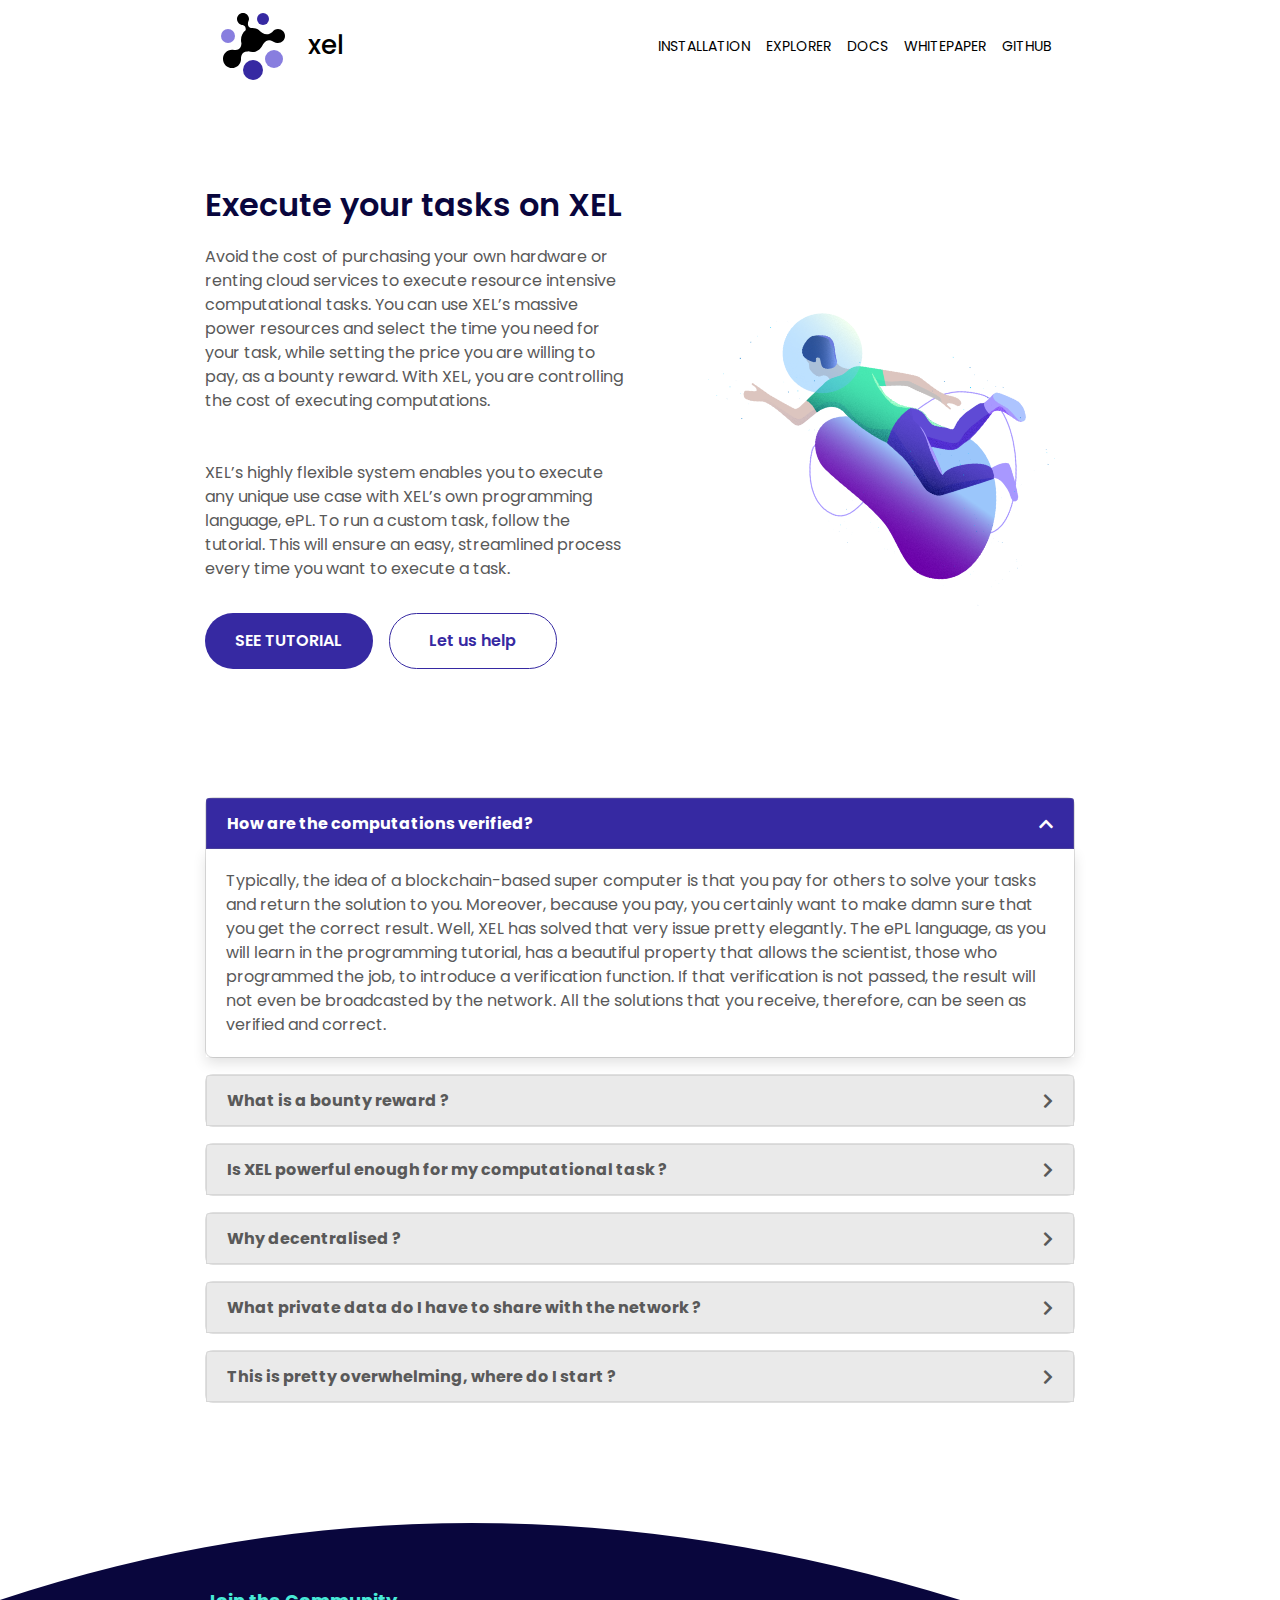
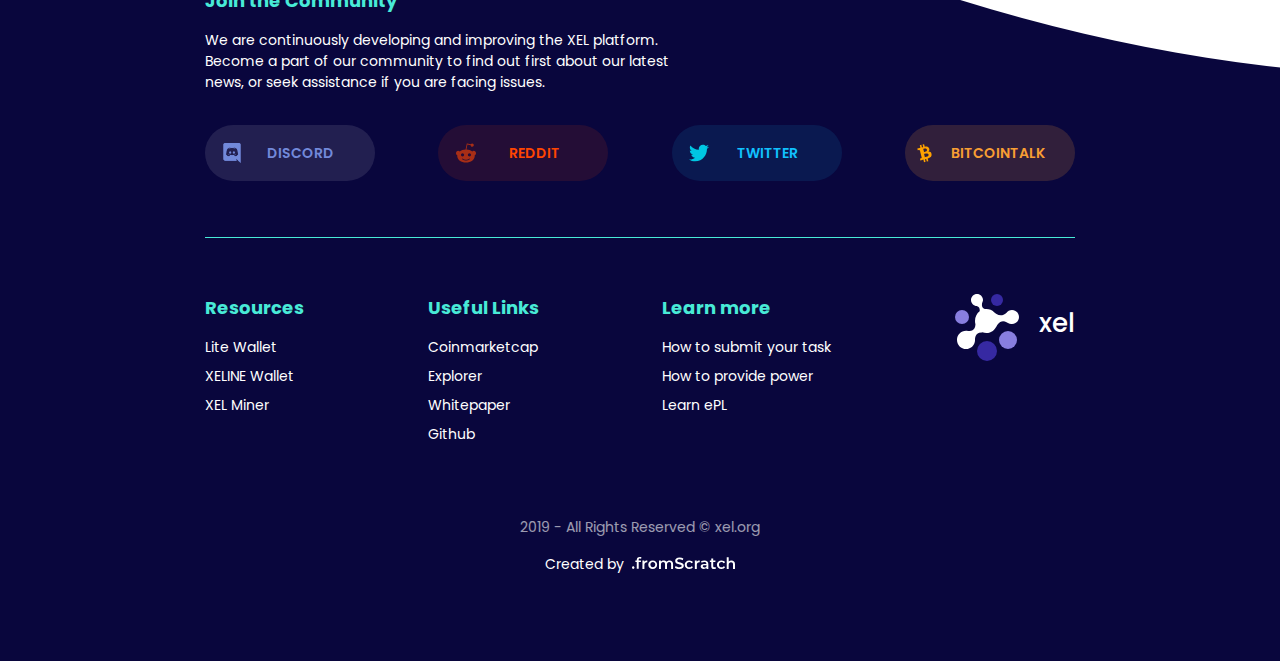
<file: taker.html>
<!DOCTYPE html>
<html>

  <head>
    <title> xel | Execute your tasks on XEL</title>
    <meta name="viewport" content="width=device-width, initial-scale=1">
    <meta charset="utf-8">
    <meta name="description" content="Take advantage of XEL&#x2019;s network massive power resources and execute any computational task, while avoiding the cost of deploying cloud services or purchasing your own hardware.">
    <meta name="referrer" content="no-referrer-when-downgrade">

    <meta property="og:site_name" content="xel">
    <meta property="og:type" content="website">
    <meta property="og:title" content="xel | Execute your tasks on XEL">
    <meta property="og:description" content="Take advantage of XEL&#x2019;s network massive power resources and execute any computational task, while avoiding the cost of deploying cloud services or purchasing your own hardware.">
    <meta property="og:url" content="https://xel.org/taker.html">
    <meta property="og:image" content="https://xel.org/assets/images/facebook.png">

    <meta name="twitter:card" content="summary_large_image">
    <meta name="twitter:title" content="xel | Execute your tasks on XEL">
    <meta name="twitter:description" content="Take advantage of XEL&#x2019;s network massive power resources and execute any computational task, while avoiding the cost of deploying cloud services or purchasing your own hardware.">
    <meta name="twitter:url" content="https://xel.org/taker.html">
    <meta name="twitter:image" content="https://xel.org/assets/images/twitter.png">

    <meta name="msapplication-TileColor" content="#00aba9">
    <meta name="theme-color" content="#ffffff">

    <link href="https://fonts.googleapis.com/css?family=Inconsolata|Poppins" rel="stylesheet">

    <link rel="apple-touch-icon" sizes="180x180" href="assets/favicon/apple-touch-icon.png">
    <link rel="icon" type="image/png" sizes="32x32" href="assets/favicon/favicon-32x32.png">
    <link rel="icon" type="image/png" sizes="16x16" href="assets/favicon/favicon-16x16.png">
    <link rel="manifest" href="assets/favicon/site.webmanifest">
    <link rel="mask-icon" href="assets/favicon/safari-pinned-tab.svg" color="#ffffff">

  </head>

  <body>
    <script type="text/javascript" src="dependencies/jquery/jquery-3.3.1.min.js"></script>
    <script type="text/javascript" src="dependencies/jquery/jquery.bcSwipe.min.js"></script>
    <script type="text/javascript" src="dependencies/bootstrap/js/bootstrap.bundle.min.js"></script>
    <script type="text/javascript" src="assets/js/nav.js"></script>
    <script type="text/javascript" src="dependencies/animejs/anime.min.js"></script>
    <script type="text/javascript" src="dependencies/clipboard/clipboard.min.js"></script>
    <link rel="stylesheet" href="dependencies/bootstrap/css/bootstrap.min.css">
    <link rel="stylesheet" href="https://use.fontawesome.com/releases/v5.3.1/css/all.css">
    <link rel="stylesheet" href="assets/css/xel.style.css" data-autorefresh="true">



    <div class="takerpage">
      <div class="navbar1 nav-desktop content-container">
        <nav class="navbar navbar-expand-lg navbar-dark">
          <a class="navbar-brand" href="index.html">
            <img id="nav_black_logo" src="assets/images/xel_black.svg" alt="Xel logo">
            <img id="exp_black_logo" src="assets/images/xel_black.svg" alt="Xel logo"><span id="nav-xel">xel</span>
            <div id="xeldocs"><span id="xeldocs1">xel</span><span id="xeldocs2">Docs</span></div>
          </a>
          <button class="navbar-toggler" type="button" data-toggle="collapse" data-target="#navbarNavDropdown" aria-controls="navbarNavDropdown" aria-expanded="false" aria-label="Toggle navigation">
            <span class="fas fa-bars open-toggle"></span>
            <span class="fas fa-times close-toggle"></span>
          </button>
          <div class="collapse navbar-collapse" id="navbarNavDropdown">
            <ul class="navbar-nav ml-auto">
              <div class="nav-container">
                <div class="navlinks" id="generalnav">
                  <li class="nav-item dropdown dropdown-desktop">
                    <a class="nav-link dropdown-toggle" href="#" id="navbarDropdownMenuLink" role="button" data-toggle="dropdown" aria-haspopup="true" aria-expanded="false">
                      Installation
                    </a>
                    <div id="navbarDropdownMenu" class="dropdown-menu" aria-labelledby="navbarDropdownMenuLink">
                      <a class="dropdown-item" href="xelinewallet.html">XELINE Wallet</a>
                      <a class="dropdown-item" href="litewallet.html">Lite Wallet</a>
                      <a class="dropdown-item" href="miner.html">XEL Miner</a>
                    </div>
                  </li>
                  <li class="nav-item dropdown-mobile">
                    <a id="mobileInstallation" class="nav-link" href="JavaScript:Void(0);">Installation</a>
                  </li>
                  <div id="mobileInstallationMenu" class="dropdown-menu-mobile dropdown-mobile">
                    <li>
                      <a class="dropdown-item" href="xelinewallet.html">XELINE Wallet</a>
                    </li>
                    <li>
                      <a class="dropdown-item" href="litewallet.html">Lite Wallet</a>
                    </li>
                    <li>
                      <a class="dropdown-item" href="miner.html">XEL Miner</a>
                    </li>
                  </div>
                  <li class="nav-item">
                    <a class="nav-link" href="https://explorer.xel.org/" target="_blank">explorer</a>
                  </li>
                  <li class="nav-item dropdown dropdown-desktop">
                    <a class="nav-link dropdown-toggle" href="#" id="navbarDropdownMenuLink2" role="button" data-toggle="dropdown" aria-haspopup="true" aria-expanded="false">
                      DOCS
                    </a>
                    <div id="navbarDropdownMenu2" class="dropdown-menu docs" aria-labelledby="navbarDropdownMenuLink2">
                      <a class="dropdown-item" target="_blank" href="http://docs.xel.org/submit-task.html">How to submit your task</a>
                      <a class="dropdown-item" target="_blank" href="http://docs.xel.org/give-power.html">How to provide power</a>
                      <a class="dropdown-item" target="_blank" href="http://docs.xel.org/learn-epl.html">Learn ePL</a>
                    </div>
                  </li>
                  <li class="nav-item dropdown-mobile">
                    <a id="mobileDocs" class="nav-link" href="JavaScript:Void(0);">docs</a>
                  </li>
                  <div id="mobileDocsMenu" class="dropdown-menu-mobile dropdown-mobile">
                    <li>
                      <a class="dropdown-item" target="_blank" href="http://docs.xel.org/submit-task.html">How to submit your task</a>
                    </li>
                    <li>
                      <a class="dropdown-item" target="_blank" href="http://docs.xel.org/give-power.html">How to provide power</a>
                    </li>
                    <li>
                      <a class="dropdown-item" target="_blank" href="http://docs.xel.org/learn-epl.html">Learn ePL</a>
                    </li>
                  </div>
                  <li class="nav-item">
                    <a class="nav-link" href="https://link.xel.org/whitepaper" target="_blank">whitepaper</a>
                  </li>
                  <li class="nav-item">
                    <a class="nav-link" href="https://github.com/xel-software" target="_blank">github</a>
                  </li>
                </div>
                <div class="navlinks" id="navfordocs">
                  <li class="nav-item">
                    <a class="nav-link" id="navtask" href="submit-task.html">submit your task</a>
                  </li>
                  <li class="nav-item">
                    <a class="nav-link" id="navpower" href="give-power.html">provide power</a>
                  </li>
                  <li class="nav-item">
                    <a class="nav-link" id="navepl" href="learn-epl.html">learn epl</a>
                  </li>
                  <li class="nav-item">
                    <a class="nav-link" href="index.html">xel homepage</a>
                  </li>
                </div>
                <div class="dropdown-mobile navsocials">
                  <div class="line"></div>
                  <div class="socials-mobile">
                    <a class="social discord" href="https://link.xel.org/discord" target="_blank">
                      <img src="assets/images/discord.svg" alt="">
                    </a>
                    <a class="social reddit" href="https://link.xel.org/reddit" target="_blank">
                      <img src="assets/images/reddit.svg" alt="">
                    </a>
                    <a class="social twitter" href="https://link.xel.org/twitter" target="_blank">
                      <img src="assets/images/twitter.svg" alt="">
                    </a>
                    <a class="social btctalk" href="https://link.xel.org/bitcointalk" target="_blank">
                      <img src="assets/images/btc.svg" alt="">
                    </a>
                  </div>
                </div>
              </div>
            </ul>
          </div>
        </nav>
      </div>
      <div class="navbar1 nav-mobile content-container">
        <nav class="navbar navbar-expand-lg navbar-dark">
          <a class="navbar-brand" href="index.html">
            <img id="nav_black_logo" src="assets/images/xel_white.svg" alt="Xel logo">
            <img id="exp_black_logo" src="assets/images/xel_black.svg" alt="Xel logo"><span id="nav-xel">xel</span>
            <div id="xeldocs"><span id="xeldocs1">xel</span><span id="xeldocs2">Docs</span></div>
          </a>
          <button class="navbar-toggler" type="button" data-toggle="collapse" data-target="#navbarNavDropdown" aria-controls="navbarNavDropdown" aria-expanded="false" aria-label="Toggle navigation">
            <span class="fas fa-bars open-toggle"></span>
            <span class="fas fa-times close-toggle"></span>
          </button>
          <div class="collapse navbar-collapse" id="navbarNavDropdown">
            <ul class="navbar-nav ml-auto">
              <div class="nav-container">
                <div class="navlinks" id="generalnav">
                  <li class="nav-item dropdown dropdown-desktop">
                    <a class="nav-link dropdown-toggle" href="#" id="navbarDropdownMenuLink" role="button" data-toggle="dropdown" aria-haspopup="true" aria-expanded="false">
                      Installation
                    </a>
                    <div id="navbarDropdownMenu" class="dropdown-menu" aria-labelledby="navbarDropdownMenuLink">
                      <a class="dropdown-item" href="xelinewallet.html">XELINE Wallet</a>
                      <a class="dropdown-item" href="litewallet.html">Lite Wallet</a>
                      <a class="dropdown-item" href="miner.html">XEL Miner</a>
                    </div>
                  </li>
                  <li class="nav-item dropdown-mobile">
                    <a id="mobileInstallation" class="nav-link" href="JavaScript:Void(0);">Installation</a>
                  </li>
                  <div id="mobileInstallationMenu" class="dropdown-menu-mobile dropdown-mobile">
                    <li>
                      <a class="dropdown-item" href="xelinewallet.html">XELINE Wallet</a>
                    </li>
                    <li>
                      <a class="dropdown-item" href="litewallet.html">Lite Wallet</a>
                    </li>
                    <li>
                      <a class="dropdown-item" href="miner.html">XEL Miner</a>
                    </li>
                  </div>
                  <li class="nav-item">
                    <a class="nav-link" href="https://explorer.xel.org/" target="_blank">explorer</a>
                  </li>
                  <li class="nav-item dropdown dropdown-desktop">
                    <a class="nav-link dropdown-toggle" href="#" id="navbarDropdownMenuLink2" role="button" data-toggle="dropdown" aria-haspopup="true" aria-expanded="false">
                      DOCS
                    </a>
                    <div id="navbarDropdownMenu2" class="dropdown-menu docs" aria-labelledby="navbarDropdownMenuLink2">
                      <a class="dropdown-item" target="_blank" href="http://docs.xel.org/submit-task.html">How to submit your task</a>
                      <a class="dropdown-item" target="_blank" href="http://docs.xel.org/give-power.html">How to provide power</a>
                      <a class="dropdown-item" target="_blank" href="http://docs.xel.org/learn-epl.html">Learn ePL</a>
                    </div>
                  </li>
                  <li class="nav-item dropdown-mobile">
                    <a id="mobileDocs" class="nav-link" href="JavaScript:Void(0);">docs</a>
                  </li>
                  <div id="mobileDocsMenu" class="dropdown-menu-mobile dropdown-mobile">
                    <li>
                      <a class="dropdown-item" target="_blank" href="http://docs.xel.org/submit-task.html">How to submit your task</a>
                    </li>
                    <li>
                      <a class="dropdown-item" target="_blank" href="http://docs.xel.org/give-power.html">How to provide power</a>
                    </li>
                    <li>
                      <a class="dropdown-item" target="_blank" href="http://docs.xel.org/learn-epl.html">Learn ePL</a>
                    </li>
                  </div>
                  <li class="nav-item">
                    <a class="nav-link" href="https://link.xel.org/whitepaper" target="_blank">whitepaper</a>
                  </li>
                  <li class="nav-item">
                    <a class="nav-link" href="https://github.com/xel-software" target="_blank">github</a>
                  </li>
                </div>
                <div class="dropdown-mobile navsocials">
                  <div class="line"></div>
                  <div class="socials-mobile">
                    <a class="social discord" href="https://link.xel.org/discord" target="_blank">
                      <img src="assets/images/discord.svg" alt="">
                    </a>
                    <a class="social reddit" href="https://link.xel.org/reddit" target="_blank">
                      <img src="assets/images/reddit.svg" alt="">
                    </a>
                    <a class="social twitter" href="https://link.xel.org/twitter" target="_blank">
                      <img src="assets/images/twitter.svg" alt="">
                    </a>
                    <a class="social btctalk" href="https://link.xel.org/bitcointalk" target="_blank">
                      <img src="assets/images/btc.svg" alt="">
                    </a>
                  </div>
                </div>
              </div>
            </ul>
          </div>
        </nav>
      </div>
      <div class="content-container">
        <div class="taker row">
          <div class="col-md-6">
            <div class="tagline">
              <article>
                <div class="top Taker">
                  <h1 class="tag-title">Execute your tasks on XEL</h1>
                  <div class="line"></div>
                </div>
                <p class="tag-text">

                  Avoid the cost of purchasing your own hardware or renting cloud services to execute resource intensive computational tasks. You can use XEL&#x2019;s massive power resources and select the time you need for your task, while setting the price you are willing to pay, as a bounty reward. With XEL, you are controlling the cost of executing computations.
                  <br>
                  <br>
                  <br>
                  XEL&#x2019;s highly flexible system enables you to execute any unique use case with XEL&#x2019;s own programming language, ePL. To run a custom task, follow the tutorial. This will ensure an easy, streamlined process every time you want to execute a task.
                </p>
                <div class="tag-buttons">
                  <a href="http://docs.xel.org/submit-task.html" target="_blank" class="wrapper-see tutorial" role="button">
                    <div class="mainbutton see tutorial">
                      see tutorial
                    </div>
                  </a>
                  <a href="#footer" target="" class="wrapper-Let us help" role="button">
                    <div class="mainbutton Let us help">
                      Let us help
                    </div>
                  </a>
                </div>
              </article>
            </div>
          </div>
          <div class="col-md-6 taker-wrapper">
            <img class="taker-img" "="" src=" assets/images/layer_giver.png" alt="Taker figure">
          </div>
        </div>
        <div class="questions">
          <div id="accordion">

            <div class="question card">
              <div class="btn btn-link card-header " id="1" data-toggle="collapse" data-target="#oneCollapse" aria-expanded="false" aria-controls="oneCollapse">
                <h5 class="mb-0">
                  How are the computations verified?
                </h5>
                <span class="fas fa-chevron-up"></span>
                <span class="fas fa-chevron-right"></span>
              </div>
              <div id="oneCollapse" class="collapse show" aria-labelledby="1" data-parent="#accordion">
                <div class="card-body">
                  Typically, the idea of a blockchain-based super computer is that you pay for others to solve your tasks and return the solution to you. Moreover, because you pay, you certainly want to make damn sure that you get the correct result. Well, XEL has solved that very issue pretty elegantly. The ePL language, as you will learn in the programming tutorial, has a beautiful property that allows the scientist, those who programmed the job, to introduce a verification function. If that verification is not passed, the result will not even be broadcasted by the network. All the solutions that you receive, therefore, can be seen as verified and correct.
                </div>
              </div>
            </div>
            <div class="question card">
              <div class="btn btn-link card-header collapsed" id="2" data-toggle="collapse" data-target="#twoCollapse" aria-expanded="false" aria-controls="twoCollapse">
                <h5 class="mb-0">
                  What is a bounty reward ?
                </h5>
                <span class="fas fa-chevron-up"></span>
                <span class="fas fa-chevron-right"></span>
              </div>
              <div id="twoCollapse" class="collapse " aria-labelledby="2" data-parent="#accordion">
                <div class="card-body">

                  Once you submit a task on the blockchain, this task is downloaded by nodes which contribute their computational resources to the network - let&apos;s call them &quot;workers&quot; for now. Workers that find actual solutions &#x2013; which we also call &quot;bounties&quot; &#x2013; are rewarded with a &quot;bounty reward&quot; by the scientist paid in XEL tokens. These bounty rewards are set by the scientist when the job is created and should be ideally set to an amount that attracts participation in running their job. As the network grows, competition among scientists to attract participation in running their job increases; therefore, scientists will want to calibrate their bounty rewards to a fair market value to ensure enough interest in their job.

                </div>
              </div>
            </div>
            <div class="question card">
              <div class="btn btn-link card-header collapsed" id="3" data-toggle="collapse" data-target="#threeCollapse" aria-expanded="false" aria-controls="threeCollapse">
                <h5 class="mb-0">
                  Is XEL powerful enough for my computational task ?
                </h5>
                <span class="fas fa-chevron-up"></span>
                <span class="fas fa-chevron-right"></span>
              </div>
              <div id="threeCollapse" class="collapse " aria-labelledby="3" data-parent="#accordion">
                <div class="card-body">

                  Let us answer this with an example. Since training a Deep Neural Network is a very resource intensive tasks, other projects usually have to &quot;assign&quot; individual tasks to individual nodes and only allow this one individual node to work on it. This is the right thing to do because nobody wants to work for 2 hours on a render job only to find out that someone else was quicker. However, this also has one potential drawback: what happens with very slow nodes or nodes that acquire a lock but leave? Such behavior can cause the task to run significantly longer than it would on a home computer. Also, in how many slices do you cut those jobs and how many locks do you offer? This number certainly limits the amount of computation power you can get out of it all. If a task can only be cut into 100 individual pieces (because a smaller denomination would add too much overhead compared to the size of each piece), then you will only get 100 nodes working on your task at most - no matter if the network has 100 or 100,000,000 nodes active. XEL does not have this problem since the computational power of all 100,000,000 nodes would be available at once. This is possible due to how ePL is designed (one iteration of each program runs a few seconds at most) and how it allowed avoiding any locking at all (the search space is designed so large that it is unlikely that two nodes will work on the same task simultaneously).

                </div>
              </div>
            </div>
            <div class="question card">
              <div class="btn btn-link card-header collapsed" id="4" data-toggle="collapse" data-target="#fourCollapse" aria-expanded="false" aria-controls="fourCollapse">
                <h5 class="mb-0">
                  Why decentralised ?
                </h5>
                <span class="fas fa-chevron-up"></span>
                <span class="fas fa-chevron-right"></span>
              </div>
              <div id="fourCollapse" class="collapse " aria-labelledby="4" data-parent="#accordion">
                <div class="card-body">
                  With decentralization, there is no central point of control, enabling the possibility to expand and scale the network without having infrastructure limitations; the system also eliminates single points of failure and attack through the distributed network nodes.
                </div>
              </div>
            </div>
            <div class="question card">
              <div class="btn btn-link card-header collapsed" id="5" data-toggle="collapse" data-target="#fifthCollapse" aria-expanded="false" aria-controls="fifthCollapse">
                <h5 class="mb-0">
                  What private data do I have to share with the network ?
                </h5>
                <span class="fas fa-chevron-up"></span>
                <span class="fas fa-chevron-right"></span>
              </div>
              <div id="fifthCollapse" class="collapse " aria-labelledby="5" data-parent="#accordion">
                <div class="card-body">
                  Both, publishers of the task and the ones performing the task are not required to share their private information at any stage of the process. There is no need to trust third parties since the XEL platform handles the entire process in a trustless manor.
                </div>
              </div>
            </div>
            <div class="question card">
              <div class="btn btn-link card-header collapsed" id="6" data-toggle="collapse" data-target="#sixthCollapse" aria-expanded="false" aria-controls="sixthCollapse">
                <h5 class="mb-0">
                  This is pretty overwhelming, where do I start ?
                </h5>
                <span class="fas fa-chevron-up"></span>
                <span class="fas fa-chevron-right"></span>
              </div>
              <div id="sixthCollapse" class="collapse " aria-labelledby="6" data-parent="#accordion">
                <div class="card-body">

                  Don&#x2019;t worry! Just follow along the tutorial for <a target="_blank" href="http://docs.xel.org/submit-task.html" class="p-link">submitting a task</a>. In case you are facing any difficulties you can always seek assistance by our supportive community. Check the platforms below.
                </div>
              </div>
            </div>

          </div>
        </div>
      </div>
      <div id="footer" class="footer">
        <div class="footer-background">
          <div class="content-container">
            <h3 class="title">Join the Community</h3>
            <p class="text">We are continuously developing and improving the XEL platform. Become a part of our community to find out first about our latest news, or seek assistance if you are facing issues.</p>

            <div class="socials">
              <a href="https://link.xel.org/discord" role="button" target="_blank">
                <div class="imgbutton discord">
                  <img src="assets/images/discord.svg" alt="discord"><span>discord</span>
                </div>
              </a>
              <a href="https://link.xel.org/reddit" role="button" target="_blank">
                <div class="imgbutton reddit">
                  <img src="assets/images/reddit.svg" alt="reddit"><span>reddit</span>
                </div>
              </a>
              <a href="https://link.xel.org/twitter" role="button" target="_blank">
                <div class="imgbutton twitter">
                  <img src="assets/images/twitter.svg" alt="twitter"><span>twitter</span>
                </div>
              </a>
              <a href="https://link.xel.org/bitcointalk" role="button" target="_blank">
                <div class="imgbutton bitcointalk">
                  <img src="assets/images/btc.svg" alt="bitcointalk"><span>bitcointalk</span>
                </div>
              </a>
            </div>

            <div class="line"></div>
          </div>
        </div>
        <div class="btm-con content-container">
          <div class="bottom bottom-desktop">
            <div class="links">
              <div class="footer-link">
                <h3 class="title">Resources</h3>
                <a href="litewallet.html" target="">Lite Wallet</a>
                <a href="xelinewallet.html" target="">XELINE Wallet</a>
                <a href="miner.html" target="">XEL Miner</a>
                <a id="url4" href="" target=""></a>
                <a id="url5" href="" target=""></a>
              </div>
            </div>
            <div class="links">
              <div class="footer-link">
                <h3 class="title">Useful Links</h3>
                <a href="https://link.xel.org/coinmarketcap" target="_blank">Coinmarketcap</a>
                <a href="https://explorer.xel.org/" target="_blank">Explorer</a>
                <a href="https://link.xel.org/whitepaper" target="_blank">Whitepaper</a>
                <a id="url4" href="https://github.com/xel-software" target="_blank">Github</a>
                <a id="url5" href="" target="_blank"></a>
              </div>
            </div>
            <div class="links">
              <div class="footer-link">
                <h3 class="title">Learn more</h3>
                <a href="http://docs.xel.org/submit-task.html" target="_blank">How to submit your task</a>
                <a href="http://docs.xel.org/give-power.html" target="_blank">How to provide power</a>
                <a href="http://docs.xel.org/learn-epl.html" target="_blank">Learn ePL</a>
                <a id="url4" href="" target="_blank"></a>
                <a id="url5" href="" target="_blank"></a>
              </div>
            </div>
            <a href="index.html">
              <div class="logo">
                <img src="assets/images/xel_white.svg" alt="">
                <span class="name">xel</span>
              </div>
            </a>
          </div>

          <div class="bottom bottom-mobile">
            <div class="top">
              <a href="index.html">
                <div class="logo">
                  <img src="assets/images/xel_white.svg" alt="">
                  <span class="name">xel</span>
                </div>
              </a>
              <div class="links">
                <div class="footer-link">
                  <h3 class="title">Learn more</h3>
                  <a href="http://docs.xel.org/submit-task.html" target="_blank">How to submit your task</a>
                  <a href="http://docs.xel.org/give-power.html" target="_blank">How to provide power</a>
                  <a href="http://docs.xel.org/learn-epl.html" target="_blank">Learn ePL</a>
                  <a id="url4" href="" target="_blank"></a>
                  <a id="url5" href="" target="_blank"></a>
                </div>
              </div>
            </div>
            <div class="btm">
              <div class="links">
                <div class="footer-link">
                  <h3 class="title">Resources</h3>
                  <a href="litewallet.html" target="">Lite Wallet</a>
                  <a href="xelinewallet.html" target="">XELINE Wallet</a>
                  <a href="miner.html" target="">XEL Miner</a>
                  <a id="url4" href="" target=""></a>
                  <a id="url5" href="" target=""></a>
                </div>
              </div>
              <div class="links">
                <div class="footer-link">
                  <h3 class="title">Useful Links</h3>
                  <a href="https://link.xel.org/coinmarketcap" target="_blank">Coinmarketcap</a>
                  <a href="https://explorer.xel.org/" target="_blank">Explorer</a>
                  <a href="https://link.xel.org/whitepaper" target="_blank">Whitepaper</a>
                  <a id="url4" href="https://github.com/xel-software" target="_blank">Github</a>
                  <a id="url5" href="" target="_blank"></a>
                </div>
              </div>
            </div>
          </div>
          <div class="copyright">
            <p class="copyrights">2019 - All Rights Reserved &#xA9; xel.org</p>
            <a class="fromscratch" href="https://fromscratch.gr" target="_blank">Created by <img class="fslogo" src="assets/images/fromscratch_logo_big.svg" alt="fromScratch Logo"></a>
          </div>
        </div>
      </div>
    </div>

  </body>

</html>
</file>
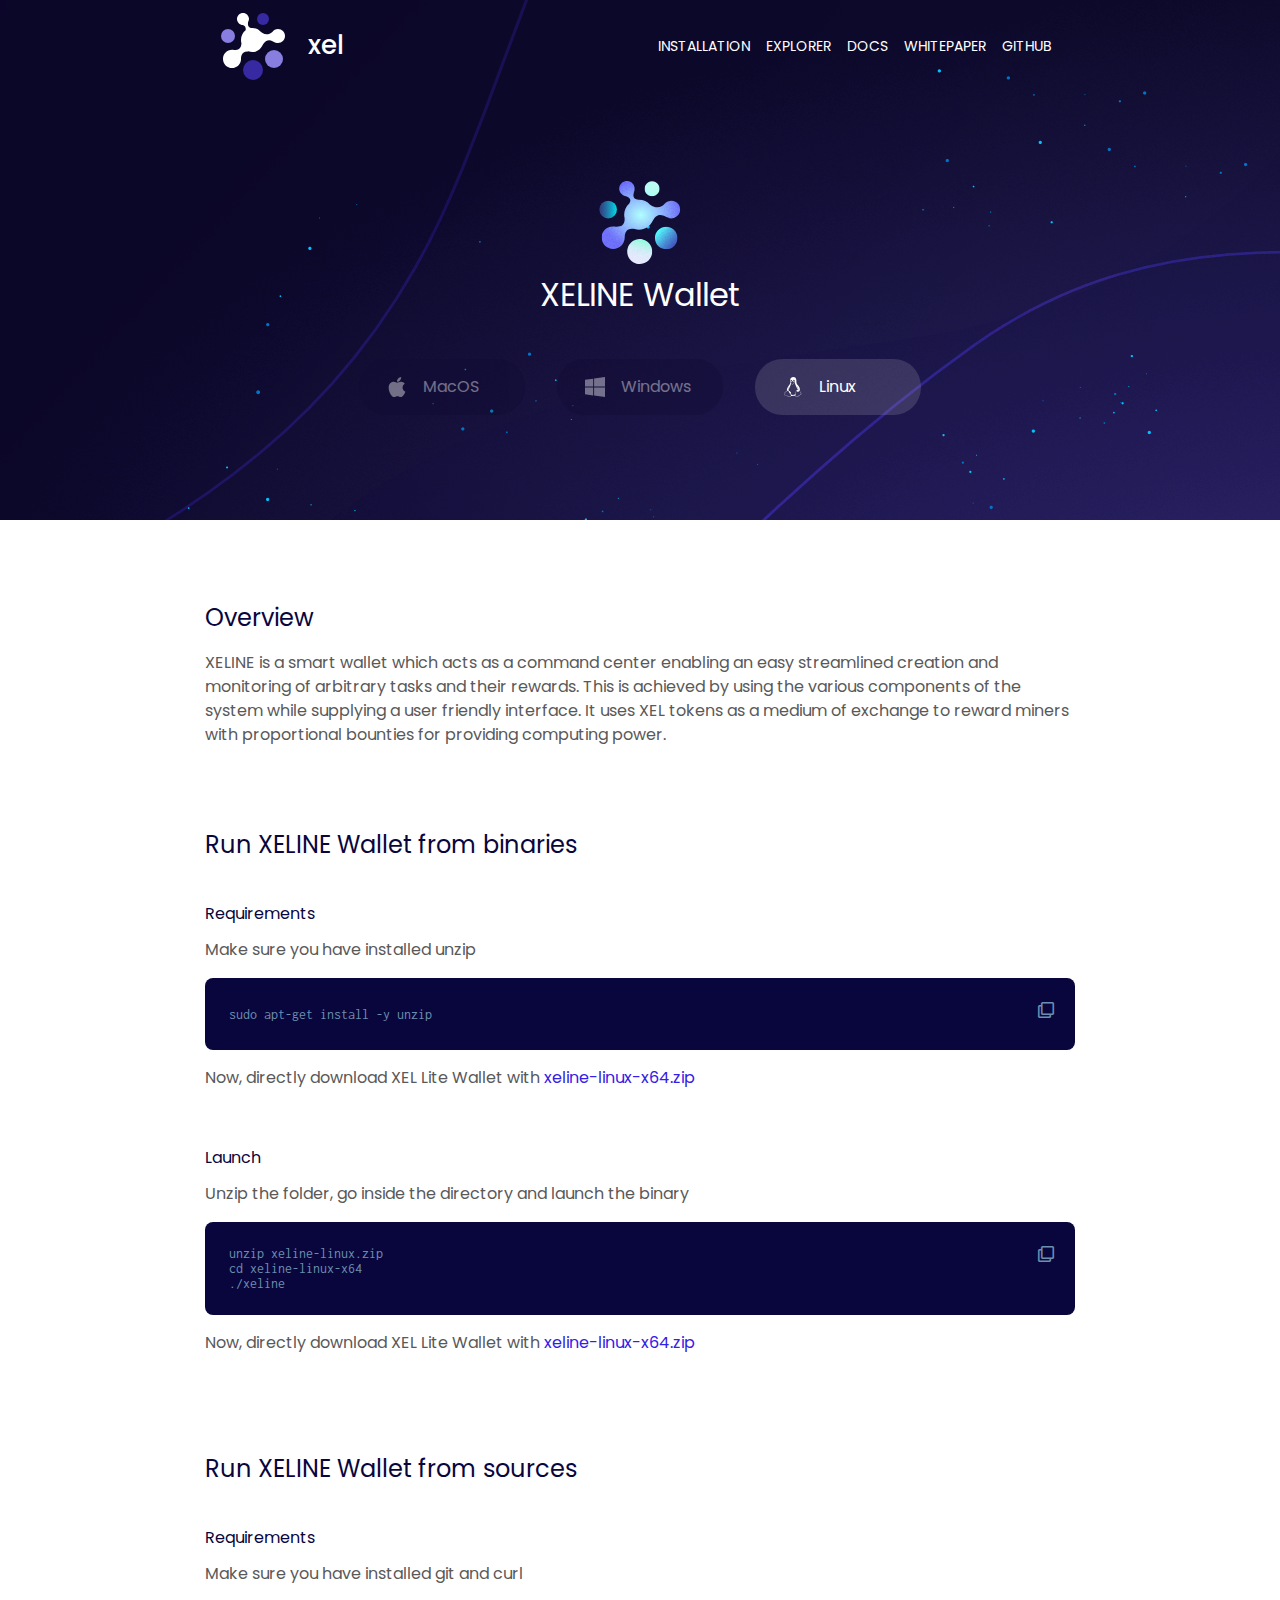
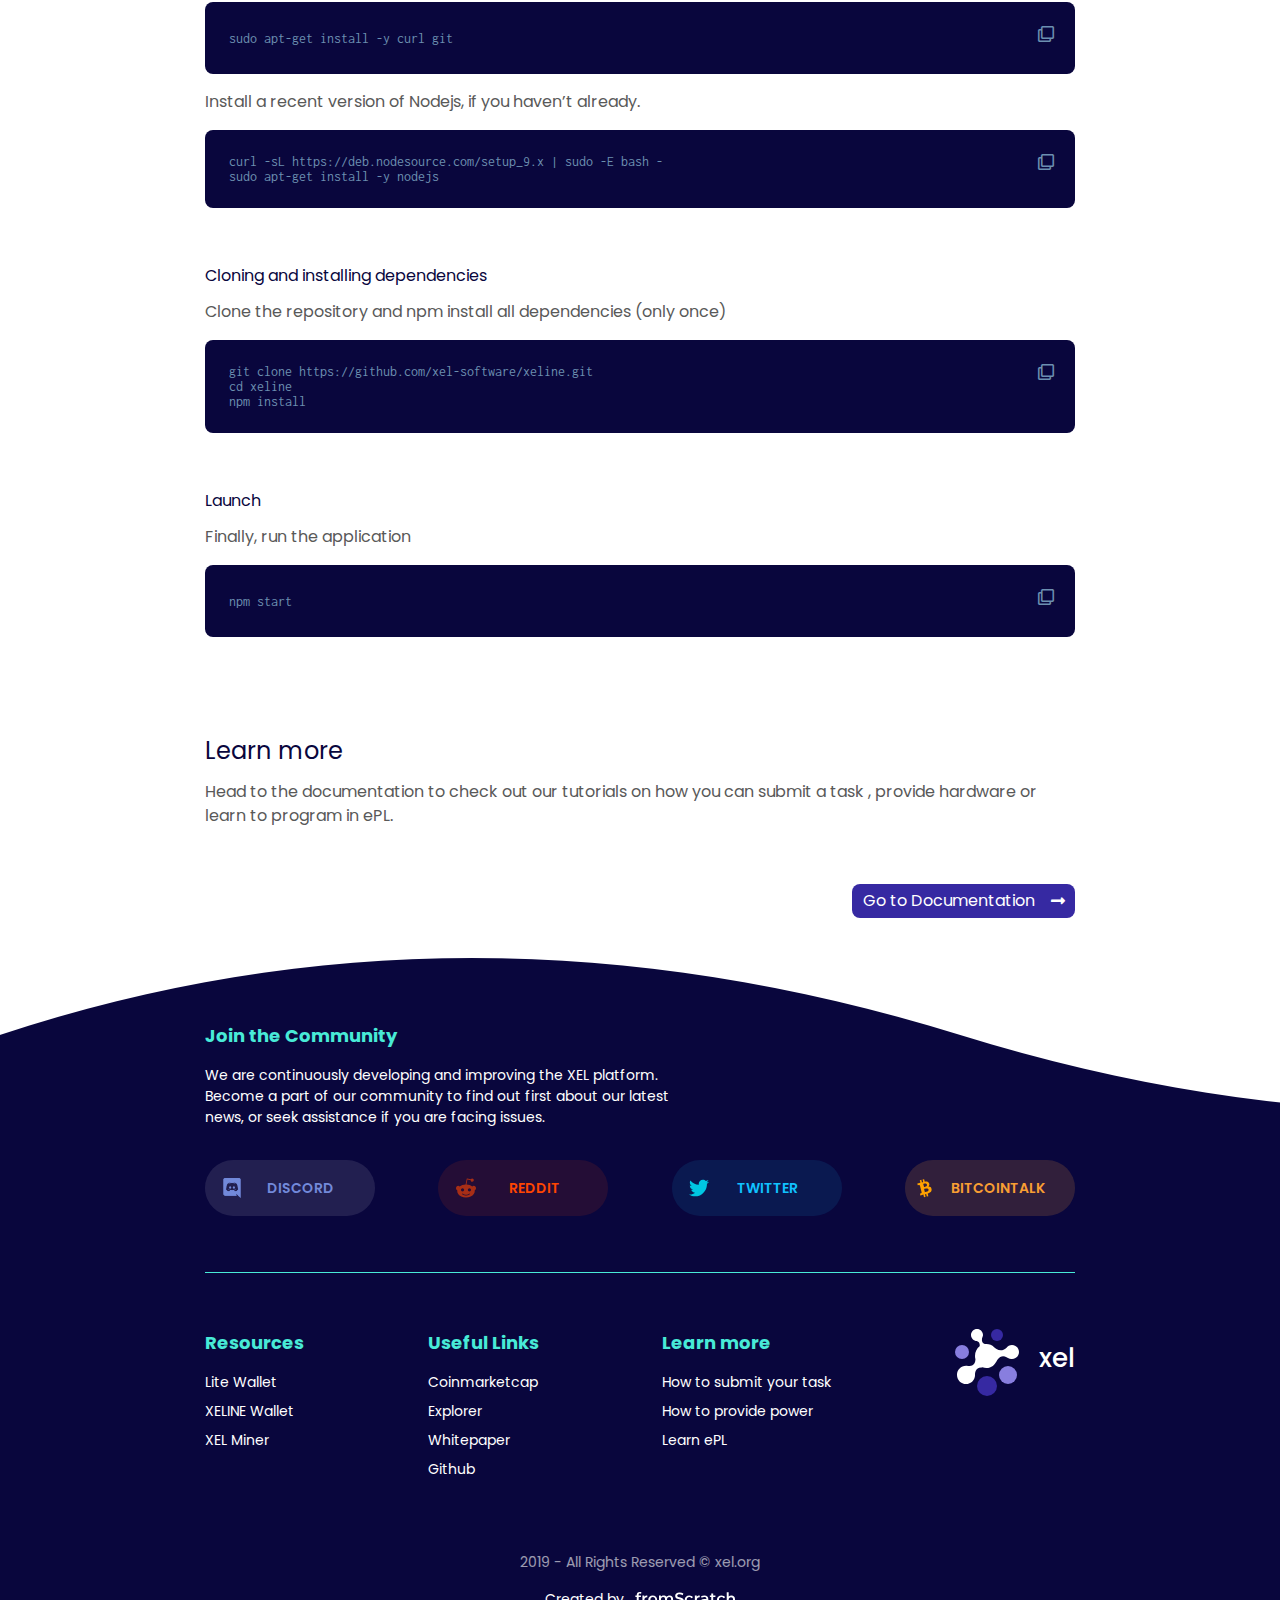
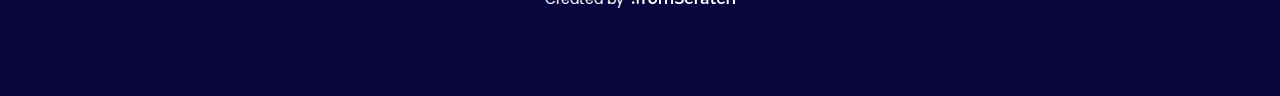
<file: xelinewallet.html>
<!DOCTYPE html>
<html>

  <head>
    <title> xel | XELINE Wallet</title>
    <meta charset="utf-8">
    <meta name="viewport" content="width=device-width, initial-scale=1">
    <meta name="description" content="XELINE is a smart wallet which acts as a command center enabling an easy streamlined creation and monitoring of arbitrary computational tasks and their rewards.">
    <meta name="referrer" content="no-referrer-when-downgrade">

    <meta property="og:site_name" content="xel">
    <meta property="og:type" content="website">
    <meta property="og:title" content="xel | XELINE Wallet">
    <meta property="og:description" content="XELINE is a smart wallet which acts as a command center enabling an easy streamlined creation and monitoring of arbitrary computational tasks and their rewards.">
    <meta property="og:url" content="https://xel.org/xelinewallet.html">
    <meta property="og:image" content="https://xel.org/assets/images/facebook.png">


    <meta name="twitter:card" content="summary_large_image">
    <meta name="twitter:title" content="xel | XELINE Wallet">
    <meta name="twitter:description" content="XELINE is a smart wallet which acts as a command center enabling an easy streamlined creation and monitoring of arbitrary computational tasks and their rewards.">
    <meta name="twitter:url" content="https://xel.org/xelinewallet.html">
    <meta name="twitter:image" content="https://xel.org/assets/images/twitter.png">


    <meta name="msapplication-TileColor" content="#00aba9">
    <meta name="theme-color" content="#ffffff">

    <link href="https://fonts.googleapis.com/css?family=Inconsolata|Poppins" rel="stylesheet">

    <link rel="apple-touch-icon" sizes="180x180" href="assets/favicon/apple-touch-icon.png">
    <link rel="icon" type="image/png" sizes="32x32" href="assets/favicon/favicon-32x32.png">
    <link rel="icon" type="image/png" sizes="16x16" href="assets/favicon/favicon-16x16.png">
    <link rel="manifest" href="assets/favicon/site.webmanifest">
    <link rel="mask-icon" href="assets/favicon/safari-pinned-tab.svg" color="#ffffff">

  </head>

  <body>
    <script type="text/javascript" src="dependencies/jquery/jquery-3.3.1.min.js"></script>
    <script type="text/javascript" src="dependencies/jquery/jquery.bcSwipe.min.js"></script>
    <script type="text/javascript" src="dependencies/bootstrap/js/bootstrap.bundle.min.js"></script>
    <script type="text/javascript" src="assets/js/nav.js"></script>
    <script type="text/javascript" src="dependencies/animejs/anime.min.js"></script>
    <script type="text/javascript" src="dependencies/clipboard/clipboard.min.js"></script>
    <script type="text/javascript" src="assets/js/installation.js"></script>
    <script type="text/javascript" src="assets/js/gitfiles.js"></script>
    <script type="text/javascript" src="assets/js/clipboard.js"></script>
    <link rel="stylesheet" href="dependencies/bootstrap/css/bootstrap.min.css">
    <link rel="stylesheet" href="https://use.fontawesome.com/releases/v5.3.1/css/all.css">
    <link rel="stylesheet" href="assets/css/xel.style.css" data-autorefresh="true">



    <div class="minerpage">
      <div class="page-top">
        <div class="navbar1 content-container">
          <nav class="navbar navbar-expand-lg navbar-dark">
            <a class="navbar-brand" href="index.html">
              <img id="nav_black_logo" src="assets/images/xel_white.svg" alt="Xel logo">
              <img id="exp_black_logo" src="assets/images/xel_black.svg" alt="Xel logo"><span id="nav-xel">xel</span>
              <div id="xeldocs"><span id="xeldocs1">xel</span><span id="xeldocs2">Docs</span></div>
            </a>
            <button class="navbar-toggler" type="button" data-toggle="collapse" data-target="#navbarNavDropdown" aria-controls="navbarNavDropdown" aria-expanded="false" aria-label="Toggle navigation">
              <span class="fas fa-bars open-toggle"></span>
              <span class="fas fa-times close-toggle"></span>
            </button>
            <div class="collapse navbar-collapse" id="navbarNavDropdown">
              <ul class="navbar-nav ml-auto">
                <div class="nav-container">
                  <div class="navlinks" id="generalnav">
                    <li class="nav-item dropdown dropdown-desktop">
                      <a class="nav-link dropdown-toggle" href="#" id="navbarDropdownMenuLink" role="button" data-toggle="dropdown" aria-haspopup="true" aria-expanded="false">
                        Installation
                      </a>
                      <div id="navbarDropdownMenu" class="dropdown-menu" aria-labelledby="navbarDropdownMenuLink">
                        <a class="dropdown-item" href="xelinewallet.html">XELINE Wallet</a>
                        <a class="dropdown-item" href="litewallet.html">Lite Wallet</a>
                        <a class="dropdown-item" href="miner.html">XEL Miner</a>
                      </div>
                    </li>
                    <li class="nav-item dropdown-mobile">
                      <a id="mobileInstallation" class="nav-link" href="JavaScript:Void(0);">Installation</a>
                    </li>
                    <div id="mobileInstallationMenu" class="dropdown-menu-mobile dropdown-mobile">
                      <li>
                        <a class="dropdown-item" href="xelinewallet.html">XELINE Wallet</a>
                      </li>
                      <li>
                        <a class="dropdown-item" href="litewallet.html">Lite Wallet</a>
                      </li>
                      <li>
                        <a class="dropdown-item" href="miner.html">XEL Miner</a>
                      </li>
                    </div>
                    <li class="nav-item">
                      <a class="nav-link" href="https://explorer.xel.org/" target="_blank">explorer</a>
                    </li>
                    <li class="nav-item dropdown dropdown-desktop">
                      <a class="nav-link dropdown-toggle" href="#" id="navbarDropdownMenuLink2" role="button" data-toggle="dropdown" aria-haspopup="true" aria-expanded="false">
                        DOCS
                      </a>
                      <div id="navbarDropdownMenu2" class="dropdown-menu docs" aria-labelledby="navbarDropdownMenuLink2">
                        <a class="dropdown-item" target="_blank" href="http://docs.xel.org/submit-task.html">How to submit your task</a>
                        <a class="dropdown-item" target="_blank" href="http://docs.xel.org/give-power.html">How to provide power</a>
                        <a class="dropdown-item" target="_blank" href="http://docs.xel.org/learn-epl.html">Learn ePL</a>
                      </div>
                    </li>
                    <li class="nav-item dropdown-mobile">
                      <a id="mobileDocs" class="nav-link" href="JavaScript:Void(0);">docs</a>
                    </li>
                    <div id="mobileDocsMenu" class="dropdown-menu-mobile dropdown-mobile">
                      <li>
                        <a class="dropdown-item" target="_blank" href="http://docs.xel.org/submit-task.html">How to submit your task</a>
                      </li>
                      <li>
                        <a class="dropdown-item" target="_blank" href="http://docs.xel.org/give-power.html">How to provide power</a>
                      </li>
                      <li>
                        <a class="dropdown-item" target="_blank" href="http://docs.xel.org/learn-epl.html">Learn ePL</a>
                      </li>
                    </div>
                    <li class="nav-item">
                      <a class="nav-link" href="https://link.xel.org/whitepaper" target="_blank">whitepaper</a>
                    </li>
                    <li class="nav-item">
                      <a class="nav-link" href="https://github.com/xel-software" target="_blank">github</a>
                    </li>
                  </div>
                  <div class="dropdown-mobile navsocials">
                    <div class="line"></div>
                    <div class="socials-mobile">
                      <a class="social discord" href="https://link.xel.org/discord" target="_blank">
                        <img src="assets/images/discord.svg" alt="">
                      </a>
                      <a class="social reddit" href="https://link.xel.org/reddit" target="_blank">
                        <img src="assets/images/reddit.svg" alt="">
                      </a>
                      <a class="social twitter" href="https://link.xel.org/twitter" target="_blank">
                        <img src="assets/images/twitter.svg" alt="">
                      </a>
                      <a class="social btctalk" href="https://link.xel.org/bitcointalk" target="_blank">
                        <img src="assets/images/btc.svg" alt="">
                      </a>
                    </div>
                  </div>
                </div>
              </ul>
            </div>
          </nav>
        </div>
        <div class="">
          <div class="installation-top">
            <div class="wrapper content-container">
              <img class="top-img" src="assets/images/element_center.svg" alt="XELINE Wallet image">
              <h1 class="title">XELINE Wallet</h1>
              <div class="buttons">
                <div class="osbutton active" id="MacOS-button">
                  <img class="os-img" src="assets/images/macos.svg" alt="MacOS logo">
                  <div class="os-title">MacOS</div>
                </div>
                <div class="osbutton " id="Windows-button">
                  <img class="os-img" src="assets/images/windows.svg" alt="Windows logo">
                  <div class="os-title">Windows</div>
                </div>
                <div class="osbutton " id="Linux-button">
                  <img class="os-img" src="assets/images/linux.svg" alt="Linux logo">
                  <div class="os-title">Linux</div>
                </div>
              </div>
            </div>
          </div>
        </div>
      </div>
      <div id="i-container" class="main content-container">
        <div class="installation-main-template">
          <h2 class="title">Overview</h2>
          <p class="text">XELINE is a smart wallet which acts as a command center enabling an easy streamlined creation and monitoring of arbitrary tasks and their rewards. This is achieved by using the various components of the system while supplying a user friendly interface. It uses XEL tokens as a medium of exchange to reward miners with proportional bounties for providing computing power.</p>
        </div>
        <div id="macos" class="content">
          <div class="installation-section">
            <h2 class="title">Run XELINE Wallet from binaries</h2>

            <div class="installation-article">
              <article>
                <h3 class="article-title"></h3>

                <p class="text">Directly download XELINE Wallet with <a id="macfile" class="p-link" href="https://github.com/xel-software/xeline/releases/latest">xeline-mac-x64.dmg</a></p>

              </article>
            </div>

          </div>
          <div class="installation-section">
            <h2 class="title">Learn more</h2>

            <div class="installation-article">
              <article>
                <h3 class="article-title"></h3>

                <p class="lmore-text text">Head to the documentation to check out our tutorials on how you can submit a task , provide hardware or learn to program in ePL.</p>

              </article>
            </div>

            <a class="to-documentation" target="_blank" href="http://docs.xel.org">Go to Documentation <span class="fas fa-long-arrow-alt-right"></span></a>

          </div>
        </div>
        <div id="windows" class="content">
          <div class="installation-section">
            <h2 class="title">Run XELINE Wallet from binaries</h2>

            <div class="installation-article">
              <article>
                <h3 class="article-title"></h3>

                <p class="text">Directly download XELINE Wallet with <a id="winfile" class="p-link" href="https://github.com/xel-software/xeline/releases/latest">xeline-win-x64.exe</a></p>

              </article>
            </div>

          </div>
          <div class="installation-section">
            <h2 class="title">Learn more</h2>

            <div class="installation-article">
              <article>
                <h3 class="article-title"></h3>

                <p class="lmore-text text">Head to the documentation to check out our tutorials on how you can submit a task , provide hardware or learn to program in ePL.</p>

              </article>
            </div>

            <a class="to-documentation" target="_blank" href="http://docs.xel.org/submit-task.html">Go to Documentation <span class="fas fa-long-arrow-alt-right"></span></a>

          </div>
        </div>
        <div id="linux" class="content">
          <div class="installation-section">
            <h2 class="title">Run XELINE Wallet from binaries</h2>

            <div class="installation-article">
              <article>
                <h3 class="article-title">Requirements</h3>

                <div class="installation-paragraph">
                  <p class="text">Make sure you have installed unzip</p>
                  <div id="code" class="code-wrapper ">
                    <div class="code">
                      <p>sudo apt-get install -y unzip</p>
                      <p></p>
                      <p></p>
                      <p></p>
                      <p></p>
                      <p></p>
                      <p></p>
                      <p></p>
                    </div>
                    <span class="far fa-clone copy" data-clipboard-target=".code"></span>
                  </div>
                </div>
                <p class="text">Now, directly download XEL Lite Wallet with <a id="linuxfile" class="p-link" href="https://github.com/xel-software/xeline/releases/latest">xeline-linux-x64.zip</a></p>

              </article>
            </div>

            <div class="installation-article">
              <article>
                <h3 class="article-title">Launch</h3>

                <div class="installation-paragraph">
                  <p class="text">Unzip the folder, go inside the directory and launch the binary</p>
                  <div id="code" class="code-wrapper ">
                    <div class="code">
                      <p>unzip xeline-linux.zip</p>
                      <p>cd xeline-linux-x64</p>
                      <p>./xeline</p>
                      <p></p>
                      <p></p>
                      <p></p>
                      <p></p>
                      <p></p>
                    </div>
                    <span class="far fa-clone copy" data-clipboard-target=".code"></span>
                  </div>
                </div>
                <p class="text">Now, directly download XEL Lite Wallet with <a id="linuxfile2" class="p-link" href="https://github.com/xel-software/xeline/releases/latest">xeline-linux-x64.zip</a></p>

              </article>
            </div>

          </div>

          <div class="installation-section">
            <h2 class="title">Run XELINE Wallet from sources</h2>

            <div class="installation-article">
              <article>
                <h3 class="article-title">Requirements</h3>

                <div class="installation-paragraph">
                  <p class="text">Make sure you have installed git and curl</p>
                  <div id="code" class="code-wrapper ">
                    <div class="code">
                      <p>sudo apt-get install -y curl git</p>
                      <p></p>
                      <p></p>
                      <p></p>
                      <p></p>
                      <p></p>
                      <p></p>
                      <p></p>
                    </div>
                    <span class="far fa-clone copy" data-clipboard-target=".code"></span>
                  </div>
                </div>

                <div class="installation-paragraph">
                  <p class="text">Install a recent version of Nodejs, if you haven&#x2019;t already.</p>
                  <div id="code" class="code-wrapper ">
                    <div class="code">
                      <p>curl -sL https://deb.nodesource.com/setup_9.x | sudo -E bash -</p>
                      <p>sudo apt-get install -y nodejs</p>
                      <p></p>
                      <p></p>
                      <p></p>
                      <p></p>
                      <p></p>
                      <p></p>
                    </div>
                    <span class="far fa-clone copy" data-clipboard-target=".code"></span>
                  </div>
                </div>

              </article>
            </div>

            <div class="installation-article">
              <article>
                <h3 class="article-title">Cloning and installing dependencies</h3>

                <div class="installation-paragraph">
                  <p class="text">Clone the repository and npm install all dependencies (only once)</p>
                  <div id="code" class="code-wrapper ">
                    <div class="code">
                      <p>git clone https://github.com/xel-software/xeline.git&#x200B;</p>
                      <p>cd xeline</p>
                      <p>npm install</p>
                      <p></p>
                      <p></p>
                      <p></p>
                      <p></p>
                      <p></p>
                    </div>
                    <span class="far fa-clone copy" data-clipboard-target=".code"></span>
                  </div>
                </div>

              </article>
            </div>

            <div class="installation-article">
              <article>
                <h3 class="article-title">Launch</h3>

                <div class="installation-paragraph">
                  <p class="text">Finally, run the application</p>
                  <div id="code" class="code-wrapper ">
                    <div class="code">
                      <p>npm start</p>
                      <p></p>
                      <p></p>
                      <p></p>
                      <p></p>
                      <p></p>
                      <p></p>
                      <p></p>
                    </div>
                    <span class="far fa-clone copy" data-clipboard-target=".code"></span>
                  </div>
                </div>

              </article>
            </div>

          </div>
          <div class="installation-section">
            <h2 class="title">Learn more</h2>

            <div class="installation-article">
              <article>
                <h3 class="article-title"></h3>

                <p class="lmore-text text">Head to the documentation to check out our tutorials on how you can submit a task , provide hardware or learn to program in ePL.</p>

              </article>
            </div>

            <a class="to-documentation" target="_blank" href="http://docs.xel.org/submit-task.html">Go to Documentation <span class="fas fa-long-arrow-alt-right"></span></a>

          </div>
        </div>
      </div>
      <div id="snackbar">Code copied!</div>
      <div id="footer" class="footer">
        <div class="footer-background">
          <div class="content-container">
            <h3 class="title">Join the Community</h3>
            <p class="text">We are continuously developing and improving the XEL platform. Become a part of our community to find out first about our latest news, or seek assistance if you are facing issues.</p>

            <div class="socials">
              <a href="https://link.xel.org/discord" role="button" target="_blank">
                <div class="imgbutton discord">
                  <img src="assets/images/discord.svg" alt="discord"><span>discord</span>
                </div>
              </a>
              <a href="https://link.xel.org/reddit" role="button" target="_blank">
                <div class="imgbutton reddit">
                  <img src="assets/images/reddit.svg" alt="reddit"><span>reddit</span>
                </div>
              </a>
              <a href="https://link.xel.org/twitter" role="button" target="_blank">
                <div class="imgbutton twitter">
                  <img src="assets/images/twitter.svg" alt="twitter"><span>twitter</span>
                </div>
              </a>
              <a href="https://link.xel.org/bitcointalk" role="button" target="_blank">
                <div class="imgbutton bitcointalk">
                  <img src="assets/images/btc.svg" alt="bitcointalk"><span>bitcointalk</span>
                </div>
              </a>
            </div>

            <div class="line"></div>
          </div>
        </div>
        <div class="btm-con content-container">
          <div class="bottom bottom-desktop">
            <div class="links">
              <div class="footer-link">
                <h3 class="title">Resources</h3>
                <a href="litewallet.html" target="">Lite Wallet</a>
                <a href="xelinewallet.html" target="">XELINE Wallet</a>
                <a href="miner.html" target="">XEL Miner</a>
                <a id="url4" href="" target=""></a>
                <a id="url5" href="" target=""></a>
              </div>
            </div>
            <div class="links">
              <div class="footer-link">
                <h3 class="title">Useful Links</h3>
                <a href="https://link.xel.org/coinmarketcap" target="_blank">Coinmarketcap</a>
                <a href="https://explorer.xel.org/" target="_blank">Explorer</a>
                <a href="https://link.xel.org/whitepaper" target="_blank">Whitepaper</a>
                <a id="url4" href="https://github.com/xel-software" target="_blank">Github</a>
                <a id="url5" href="" target="_blank"></a>
              </div>
            </div>
            <div class="links">
              <div class="footer-link">
                <h3 class="title">Learn more</h3>
                <a href="http://docs.xel.org/submit-task.html" target="_blank">How to submit your task</a>
                <a href="http://docs.xel.org/give-power.html" target="_blank">How to provide power</a>
                <a href="http://docs.xel.org/learn-epl.html" target="_blank">Learn ePL</a>
                <a id="url4" href="" target="_blank"></a>
                <a id="url5" href="" target="_blank"></a>
              </div>
            </div>
            <a href="index.html">
              <div class="logo">
                <img src="assets/images/xel_white.svg" alt="">
                <span class="name">xel</span>
              </div>
            </a>
          </div>

          <div class="bottom bottom-mobile">
            <div class="top">
              <a href="index.html">
                <div class="logo">
                  <img src="assets/images/xel_white.svg" alt="">
                  <span class="name">xel</span>
                </div>
              </a>
              <div class="links">
                <div class="footer-link">
                  <h3 class="title">Learn more</h3>
                  <a href="http://docs.xel.org/submit-task.html" target="_blank">How to submit your task</a>
                  <a href="http://docs.xel.org/give-power.html" target="_blank">How to provide power</a>
                  <a href="http://docs.xel.org/learn-epl.html" target="_blank">Learn ePL</a>
                  <a id="url4" href="" target="_blank"></a>
                  <a id="url5" href="" target="_blank"></a>
                </div>
              </div>
            </div>
            <div class="btm">
              <div class="links">
                <div class="footer-link">
                  <h3 class="title">Resources</h3>
                  <a href="litewallet.html" target="">Lite Wallet</a>
                  <a href="xelinewallet.html" target="">XELINE Wallet</a>
                  <a href="miner.html" target="">XEL Miner</a>
                  <a id="url4" href="" target=""></a>
                  <a id="url5" href="" target=""></a>
                </div>
              </div>
              <div class="links">
                <div class="footer-link">
                  <h3 class="title">Useful Links</h3>
                  <a href="https://link.xel.org/coinmarketcap" target="_blank">Coinmarketcap</a>
                  <a href="https://explorer.xel.org/" target="_blank">Explorer</a>
                  <a href="https://link.xel.org/whitepaper" target="_blank">Whitepaper</a>
                  <a id="url4" href="https://github.com/xel-software" target="_blank">Github</a>
                  <a id="url5" href="" target="_blank"></a>
                </div>
              </div>
            </div>
          </div>
          <div class="copyright">
            <p class="copyrights">2019 - All Rights Reserved &#xA9; xel.org</p>
            <a class="fromscratch" href="https://fromscratch.gr" target="_blank">Created by <img class="fslogo" src="assets/images/fromscratch_logo_big.svg" alt="fromScratch Logo"></a>
          </div>
        </div>
      </div>
    </div>

  </body>

</html>
</file>
<file: assets/css/xel.style.css>
* {
  font-family: 'Poppins', sans-serif; }

html {
  scroll-behavior: smooth; }

#i-container {
  transition: 0ms; }

body {
  overflow-x: hidden;
  transition: 0ms; }

a {
  text-decoration: none !important; }

.content-container {
  padding: 0 16%;
  z-index: 100; }

#task {
  background: url("../../assets/images/Mask.svg");
  background-color: #09063d;
  background-repeat: no-repeat; }

.index-mask .xelfirst {
  margin: 64px 0 96px 0 !important; }
  .index-mask .xelfirst .xelinit {
    font-size: 32px;
    font-weight: 600;
    font-style: normal;
    font-stretch: normal;
    line-height: normal;
    letter-spacing: normal;
    color: #09063d;
    margin-bottom: 32px; }
  .index-mask .xelfirst .alias-text {
    font-size: 16px;
    font-weight: normal;
    font-style: normal;
    font-stretch: normal;
    line-height: 1.5;
    letter-spacing: normal;
    text-align: left;
    color: #595959;
    display: flex;
    justify-content: center;
    align-items: center;
    margin-bottom: 32px; }
    .index-mask .xelfirst .alias-text:last-child {
      margin-bottom: 0; }

#snackbar {
  width: 254px;
  height: 65px;
  border-radius: 8px;
  box-shadow: 0 4px 8px 0 rgba(0, 0, 0, 0.5);
  background-color: #110c34;
  transition: 0ms;
  visibility: hidden;
  margin-left: -125px;
  color: #6c8fb0;
  padding: 24px;
  position: fixed;
  z-index: 1;
  left: 50%;
  bottom: 32px;
  font-family: Inconsolata;
  font-size: 14px;
  font-weight: normal;
  font-style: normal;
  font-stretch: normal;
  line-height: normal;
  letter-spacing: normal;
  text-align: center; }

#snackbar.show {
  visibility: visible;
  -webkit-animation: fadein 0.5s, fadeout 0.5s 2.5s;
  animation: fadein 0.5s, fadeout 0.5s 2.5s; }

@-webkit-keyframes fadein {
  from {
    bottom: 0;
    opacity: 0; }
  to {
    bottom: 30px;
    opacity: 1; } }

@keyframes fadein {
  from {
    bottom: 0;
    opacity: 0; }
  to {
    bottom: 30px;
    opacity: 1; } }

@-webkit-keyframes fadeout {
  from {
    bottom: 30px;
    opacity: 1; }
  to {
    bottom: 0;
    opacity: 0; } }

@keyframes fadeout {
  from {
    bottom: 30px;
    opacity: 1; }
  to {
    bottom: 0;
    opacity: 0; } }

@media (max-width: 767.5px) {
  #task {
    background-position-x: unset !important; } }

@media (max-width: 991.5px) {
  .content-container {
    padding: 0 5% !important; }
  #task {
    overflow: hidden; }
  .index-mask .xelfirst .xelinit {
    margin-bottom: 0; }
  .navbar1.content-container {
    padding: 0 !important; }
  .alias-text {
    margin: 24px 0 !important; }
  .giver-block {
    background-position: center !important; } }

@media (max-width: 1200px) {
  .content-container {
    padding: 0 15%; } }

@media (max-width: 1024.5px) {
  .content-container {
    padding: 0 3% !important; } }

@media screen and (min-width: 1920px) {
  #task {
    background-image: url("../../assets/images/white_mask_big.svg");
    background-position: top center; }
  .footer-background {
    background-image: url("../../assets/images/footer_mask_big.svg") !important;
    background-position: top center !important; }
  .content-container {
    padding: 0 20%; }
  .sidebardocs {
    flex: 0 0 500px !important; } }

.ab.ab-box {
  width: 309px;
  border-radius: 8px;
  box-shadow: 0 3px 62px -6px rgba(0, 0, 0, 0.1);
  padding: 32px 24px;
  text-align: left; }
  .ab.ab-box .ab-title {
    font-size: 24px;
    font-weight: 600;
    max-width: 154px;
    margin-bottom: 16px; }
  .ab.ab-box .ab-subtitle {
    font-size: 16px;
    line-height: 1.5;
    color: #595959; }

.aliasfor {
  display: flex;
  flex-direction: column;
  align-items: center;
  margin-bottom: 96px; }
  .aliasfor .alias-title {
    margin-bottom: 32px;
    font-size: 32px;
    font-weight: 600;
    color: #09063d;
    text-align: center; }
  .aliasfor .abs {
    display: flex;
    flex-direction: row;
    width: 100%;
    justify-content: space-evenly; }

@media (max-width: 991.5px) {
  .aliasfor {
    margin-bottom: 96px; }
  .abs-desktop {
    display: none !important; }
  .abs-mobile {
    display: flex !important;
    width: inherit; }
    .abs-mobile #carouselExampleIndicators {
      width: 100%; }
      .abs-mobile #carouselExampleIndicators .carousel-indicators li {
        background-color: #d8d8d8;
        height: 12px;
        width: 12px;
        bottom: -64px;
        border-radius: 50%; }
        .abs-mobile #carouselExampleIndicators .carousel-indicators li.active {
          background-color: #252056; }
      .abs-mobile #carouselExampleIndicators .carousel-inner {
        justify-content: space-between;
        display: flex;
        box-shadow: 0 3px 62px -6px rgba(0, 0, 0, 0.1); }
        .abs-mobile #carouselExampleIndicators .carousel-inner .carousel-item {
          flex-direction: row;
          margin: 0 24px; }
          .abs-mobile #carouselExampleIndicators .carousel-inner .carousel-item .ab-box {
            box-shadow: none;
            height: 400px; } }

@media (max-width: 320px) {
  .aliasfor {
    overflow: hidden; }
    .aliasfor .alias-title {
      font-size: 24px; }
  .abs-mobile #carouselExampleIndicators {
    display: flex;
    flex-direction: column-reverse; }
    .abs-mobile #carouselExampleIndicators .carousel-indicators {
      position: relative !important;
      bottom: 50px !important; } }

@media screen and (max-width: 1600px) {
  .aliasfor .abs .ab {
    margin-right: 16px; } }

@media (max-width: 1400px) {
  .aliasfor .abs .ab {
    padding: 20px;
    width: 420px; } }

@media (min-width: 991.5px) {
  .abs-desktop {
    display: flex !important; }
  .abs-mobile {
    display: none !important; } }

@media (max-width: 576px) {
  .abs-mobile #carouselExampleIndicators .carousel-inner .carousel-item {
    margin: 0 4px; }
    .abs-mobile #carouselExampleIndicators .carousel-inner .carousel-item .ab {
      width: 280px; } }

.text-code {
  display: flex;
  flex-direction: row;
  justify-content: space-between; }
  .text-code code {
    font-family: Inconsolata;
    font-size: 14px; }
  .text-code .fa-clone {
    margin-top: 24px;
    width: 21px;
    height: 24px;
    color: #6c8fb0;
    cursor: pointer;
    align-self: flex-start; }
    .text-code .fa-clone:hover {
      color: white; }

.doc-tutorial {
  border-radius: 8px;
  box-shadow: 0 3px 62px -6px rgba(0, 0, 0, 0.1);
  background-color: white;
  max-width: 309px;
  max-height: 233px;
  margin-right: 32px; }
  .doc-tutorial:hover {
    box-shadow: 0 3px 62px -6px rgba(0, 0, 0, 0.3); }
  .doc-tutorial:last-child {
    margin-right: 0; }
  .doc-tutorial .d-tutorial {
    padding: 16px 24px 0 16px;
    height: 170px; }
    .doc-tutorial .d-tutorial .t-title {
      font-size: 24px;
      font-weight: normal;
      font-style: normal;
      font-stretch: normal;
      line-height: normal;
      letter-spacing: normal;
      text-align: center;
      color: #09063d;
      margin-bottom: 16px; }
    .doc-tutorial .d-tutorial .t-p {
      font-size: 16px;
      font-weight: normal;
      font-style: normal;
      font-stretch: normal;
      line-height: 1.5;
      letter-spacing: normal;
      text-align: center;
      color: #595959; }
  .doc-tutorial .t-l-more {
    background-color: #f4f4f4;
    border-radius: 8px;
    display: flex;
    align-items: center;
    justify-content: flex-end;
    height: 48px; }
    .doc-tutorial .t-l-more .t-lm {
      font-size: 16px;
      font-weight: normal;
      font-style: normal;
      font-stretch: normal;
      line-height: 1.5;
      letter-spacing: normal;
      text-align: right;
      color: #595959;
      padding-right: 16px; }
      .doc-tutorial .t-l-more .t-lm:hover {
        color: #3420e6; }

.docs-content {
  padding: 64px 64px 0 64px;
  overflow-y: auto;
  width: 100%;
  min-height: 100%; }
  .docs-content .doc-title {
    font-size: 32px;
    font-weight: 600;
    font-style: normal;
    color: #09063d;
    margin-bottom: 32px; }
  .docs-content .document {
    width: 50vw; }
    .docs-content .document .installation-section {
      background: transparent; }
      .docs-content .document .installation-section .title {
        margin-bottom: 16px; }
      .docs-content .document .installation-section .installation-article {
        margin-bottom: 16px; }
        .docs-content .document .installation-section .installation-article p {
          font-size: 16px;
          font-weight: normal;
          font-style: normal;
          font-stretch: normal;
          line-height: 1.5;
          letter-spacing: normal;
          color: #595959;
          word-break: break-word; }
          .docs-content .document .installation-section .installation-article p .p-link {
            font-size: 16px;
            font-weight: normal;
            font-style: normal;
            font-stretch: normal;
            line-height: 1.5;
            letter-spacing: normal;
            color: #3420e6; }

@media (max-width: 1024.5px) {
  .docs-content {
    padding: 32px; }
    .docs-content .doc-title {
      font-size: 24px; }
    .docs-content .document {
      overflow-x: hidden;
      width: 100% !important;
      height: auto !important; } }

.doc {
  margin-bottom: 40px; }
  .doc .title {
    font-size: 24px;
    font-weight: normal;
    font-style: normal;
    font-stretch: normal;
    line-height: normal;
    letter-spacing: normal;
    color: #09063d;
    margin-bottom: 16px; }
  .doc .text {
    font-size: 16px;
    font-weight: normal;
    font-style: normal;
    font-stretch: normal;
    line-height: 1.5;
    letter-spacing: normal;
    color: #595959;
    margin-bottom: 40px; }
  .doc img {
    border-radius: 8px;
    background-color: #110c34;
    width: 100%; }
    .doc img.noImg {
      display: none; }

@media (max-width: 767.5px) {
  .doc .title {
    font-size: 16px; }
  .doc .text {
    font-size: 14px; } }

#doc-body {
  overflow: hidden; }

.docspage .content-container {
  padding: 0 5%; }

.docspage .content {
  max-width: 100%;
  display: flex;
  max-height: 100vh;
  overflow: hidden;
  position: relative;
  max-height: 90vh; }
  .docspage .content .docs-content {
    padding-bottom: 120px; }
    .docspage .content .docs-content .document {
      margin-bottom: 16px; }
      .docspage .content .docs-content .document .doc-text {
        color: #595959;
        margin-bottom: 2em; }
      .docspage .content .docs-content .document .installation-section {
        margin-bottom: 16px; }
      .docspage .content .docs-content .document .p-link {
        font-size: 16px;
        font-weight: normal;
        font-style: normal;
        font-stretch: normal;
        line-height: 1.5;
        letter-spacing: normal;
        color: #3420e6; }
      .docspage .content .docs-content .document a.p-link:hover {
        text-decoration: underline !important; }
      .docspage .content .docs-content .document#doc4 .installation-section .installation-article .text {
        margin-bottom: 32px; }

.docspage .nav-mobile {
  display: none; }

.docspage .nav-desktop {
  background-color: white;
  box-shadow: 0 2px 28px 0 rgba(0, 0, 0, 0.05); }

.docspage nav #navfordocs {
  display: flex; }

.docspage nav #generalnav {
  display: none; }

.docspage nav #nav-xel {
  display: none; }

.docspage nav #navtask {
  color: black !important;
  border-bottom: 2px solid black;
  padding-right: 0;
  padding-left: 0;
  margin: 0 0.5em;
  cursor: default;
  pointer-events: none; }

.docspage nav #xeldocs {
  display: flex;
  align-items: baseline;
  font-size: 14px;
  font-weight: normal;
  font-style: normal;
  font-stretch: normal;
  line-height: normal;
  letter-spacing: normal; }

.docspage nav #xeldocs2 {
  margin-left: 8px;
  font-size: 14px;
  font-weight: normal;
  font-style: normal;
  font-stretch: normal;
  line-height: normal;
  letter-spacing: normal; }

.docspage nav .navbar-brand {
  color: black !important;
  display: flex;
  align-items: center;
  pointer-events: none; }

.docspage nav .docs-button {
  display: flex;
  width: 178px;
  height: 39px;
  border-radius: 8px;
  background-color: #252056;
  justify-content: center;
  align-items: center; }
  .docspage nav .docs-button a {
    color: white;
    font-size: 12px;
    font-weight: normal;
    font-style: normal;
    font-stretch: normal;
    line-height: normal;
    letter-spacing: normal;
    text-transform: uppercase; }

.docspage nav .navlinks .nav-link {
  color: black !important; }

.docspage nav .nav-link {
  color: white !important;
  text-transform: uppercase;
  font-size: 14px;
  line-height: 1.5; }

@media (max-width: 991.5px) {
  .docspage .content {
    max-height: 100vh; }
  .docspage nav #nav_black_logo {
    display: none; }
  .docspage nav #exp_black_logo {
    display: inline-flex; }
  .docspage nav #navtask {
    color: #50e3c2 !important; }
  .docspage nav #nav-xel {
    color: black;
    margin-left: 9px; }
  .docspage nav.opened #nav_black_logo {
    display: inline-flex; }
  .docspage nav.opened #exp_black_logo {
    display: none; }
  .docspage nav.opened #nav-xel {
    color: white; }
  .docspage nav.opened #xeldocs2, .docspage nav.opened #xeldocs1 {
    color: white; }
  .docspage nav .open-toggle {
    color: black !important; }
  .docspage nav .navbar-brand {
    color: white !important;
    margin: 0; }
    .docspage nav .navbar-brand #xeldocs {
      color: black !important; }
  .docspage .nav-desktop {
    display: none !important; }
  .docspage .nav-mobile {
    display: contents !important; }
    .docspage .nav-mobile nav.opened {
      overflow: hidden; } }

.docs-index .content {
  padding: 0 15%;
  padding-top: 70px !important; }
  .docs-index .content .d-title {
    font-size: 32px;
    font-weight: 600;
    font-style: normal;
    font-stretch: normal;
    line-height: normal;
    letter-spacing: normal;
    color: #09063d; }
  .docs-index .content .d-description {
    margin-top: 40px; }
    .docs-index .content .d-description .d-title {
      font-size: 24px;
      font-weight: normal;
      font-style: normal;
      font-stretch: normal;
      line-height: normal;
      letter-spacing: normal;
      color: #09063d; }
    .docs-index .content .d-description .d-p {
      margin-top: 40px;
      font-size: 16px;
      font-weight: normal;
      font-style: normal;
      font-stretch: normal;
      line-height: 1.5;
      letter-spacing: normal;
      color: #595959; }
  .docs-index .content .d-tutorials {
    margin-top: 40px; }
    .docs-index .content .d-tutorials .d-t-title {
      font-size: 24px;
      font-weight: normal;
      font-style: normal;
      font-stretch: normal;
      line-height: normal;
      letter-spacing: normal;
      color: #09063d; }
    .docs-index .content .d-tutorials .tutorials {
      margin-top: 40px;
      display: flex;
      justify-content: space-between; }
  .docs-index .content .d-support {
    margin-top: 40px; }
    .docs-index .content .d-support .d-title {
      font-size: 24px;
      font-weight: normal;
      font-style: normal;
      font-stretch: normal;
      line-height: normal;
      letter-spacing: normal;
      color: #09063d; }
    .docs-index .content .d-support .d-p {
      margin-top: 40px;
      font-size: 16px;
      font-weight: normal;
      font-style: normal;
      font-stretch: normal;
      line-height: 1.5;
      letter-spacing: normal;
      color: #595959; }
      .docs-index .content .d-support .d-p .p-link {
        color: #3420e6; }
        .docs-index .content .d-support .d-p .p-link:hover {
          text-decoration: underline !important; }

@media screen and (max-width: 991.5px) {
  .docs-index .content {
    padding: 0 5%; }
    .docs-index .content .d-tutorials .tutorials {
      margin-top: 40px;
      align-items: center;
      flex-direction: column; }
      .docs-index .content .d-tutorials .tutorials .doc-tutorial {
        margin-right: 0;
        margin-bottom: 32px; }
        .docs-index .content .d-tutorials .tutorials .doc-tutorial:last-child {
          margin-bottom: 0; } }

@media screen and (max-width: 1024.5px) {
  .docs-index .content {
    padding: 0 10%; }
    .docs-index .content .d-tutorials .tutorials .doc-tutorial {
      max-height: 283px; }
    .docs-index .content .d-support .d-p {
      margin-top: 16px; } }

@media screen and (min-width: 1920px) {
  .docs-index .content {
    padding: 0 25%; } }

@media screen and (max-width: 576px) {
  .docs-index .content .d-title {
    font-size: 26px; } }

.epl-page .docspage nav #navtask {
  color: black !important;
  border: none;
  cursor: pointer;
  pointer-events: all; }

.epl-page .docspage nav #navepl {
  color: black !important;
  border-bottom: 2px solid black;
  padding-right: 0;
  padding-left: 0;
  margin: 0 0.5em;
  cursor: default;
  pointer-events: none; }

.epl-page .docspage #doc3 {
  margin: 88px 0; }

@media screen and (max-width: 991.5px) {
  .epl-page .docspage nav #navtask {
    color: #50e3c2 !important; }
  .epl-page .docspage nav #navepl {
    color: #50e3c2 !important; } }

.exchanger {
  transition: 0.3s; }
  .exchanger .x-container {
    background-color: #d9d9d9;
    padding: 8px;
    min-width: 94px;
    min-height: 94px;
    max-width: 94px;
    max-height: 94px;
    border-radius: 8px;
    display: flex;
    flex-direction: column;
    align-items: center;
    justify-content: center; }
    .exchanger .x-container .x-img {
      width: 68px;
      height: 68px; }
    .exchanger .x-container:hover {
      background-color: rgba(89, 89, 89, 0.5); }
  .exchanger .x-title {
    font-family: Inconsolata;
    font-size: 16px;
    font-weight: normal;
    font-style: normal;
    font-stretch: normal;
    line-height: normal;
    letter-spacing: normal;
    text-align: center;
    color: black;
    margin-top: 8px; }

.bubble {
  display: flex;
  flex-direction: column;
  justify-content: center;
  align-items: center;
  width: 200px;
  height: 200px;
  background-color: #191453;
  border-radius: 50%; }
  .bubble:hover {
    background-color: #3629a2; }
  .bubble.s {
    width: 157px;
    height: 155px; }
    .bubble.s .b-img {
      width: 55px;
      height: 58px; }
  .bubble.m {
    width: 203px;
    height: 197px;
    margin: 0 -64px 32px 0; }
    .bubble.m .b-img {
      width: 81px;
      height: 61px; }
  .bubble.l {
    width: 203px;
    height: 202px; }
    .bubble.l .b-img {
      width: 74px;
      height: 74px; }
  .bubble .b-title {
    color: white;
    margin-top: 16px;
    font-size: 14px;
    font-weight: bold;
    max-width: 143px;
    text-align: center;
    line-height: 1.5; }

.features {
  display: flex;
  padding-top: 80px !important;
  padding-bottom: 80px !important;
  flex-direction: column;
  overflow: hidden; }
  .features .tcont.fade {
    display: none; }
  .features .tcont.active {
    display: block; }
  .features .row {
    margin-right: 0; }
    .features .row.b-cont {
      justify-content: flex-end;
      align-items: flex-end;
      display: flex;
      flex-direction: column; }
      .features .row.b-cont:first-child {
        margin-right: 13%; }
      .features .row.b-cont.second {
        justify-content: space-evenly; }
    .features .row #tab1content {
      margin-top: 44px; }
  .features .features-bubbles {
    display: flex;
    margin-left: 80px;
    justify-content: flex-end; }

@media (min-width: 767.5px) {
  .fts-desktop {
    display: flex !important; }
  .fts-mobile {
    display: none !important; } }

@media (max-width: 576px) {
  .features .tabs .nav-tabs {
    display: flex;
    flex-wrap: nowrap;
    margin-left: -25px; }
    .features .tabs .nav-tabs li {
      width: 200px; }
      .features .tabs .nav-tabs li.active {
        margin-left: 20px; }
      .features .tabs .nav-tabs li #nav-tab2 {
        margin-left: -70px; }
        .features .tabs .nav-tabs li #nav-tab2.active {
          margin-left: 5px; }
      .features .tabs .nav-tabs li #nav-tab1.active {
        margin-left: -70px; } }

@media (max-width: 767.5px) {
  .features {
    margin-top: 32px; }
  .tabs {
    display: flex; }
  .fts-desktop {
    display: none !important; }
  #tab1content {
    margin-top: 0 !important;
    margin-bottom: 48px; }
  .col-md-6.tbs {
    flex: auto !important; }
  .fts-mobile {
    display: flex !important;
    align-items: center;
    justify-content: center;
    margin-bottom: 84px;
    margin-top: 16px; }
    .fts-mobile #carouselIndicators2 {
      width: auto; }
      .fts-mobile #carouselIndicators2 .carousel-indicators li {
        background-color: #d8d8d8;
        height: 12px;
        width: 12px;
        bottom: -64px;
        border-radius: 50%; }
        .fts-mobile #carouselIndicators2 .carousel-indicators li.active {
          background-color: #252056; }
      .fts-mobile #carouselIndicators2 .carousel-inner .carousel-item {
        flex-direction: row;
        margin: 0 24px;
        opacity: 0;
        transition: opacity 0.1s linear; }
        .fts-mobile #carouselIndicators2 .carousel-inner .carousel-item.active {
          opacity: 1;
          transition: opacity 0.1s linear; }
        .fts-mobile #carouselIndicators2 .carousel-inner .carousel-item .bubble {
          width: 212px;
          height: 212px;
          border-radius: 50%;
          margin: 0; } }

@media (max-width: 320px) {
  .features .tabs .nav-tabs li {
    width: 220px; }
    .features .tabs .nav-tabs li.active {
      margin-left: 20px; }
    .features .tabs .nav-tabs li #nav-tab1 {
      margin-left: -50px; }
      .features .tabs .nav-tabs li #nav-tab1.active {
        margin-left: -110px; } }

@media screen and (max-width: 991.5px) {
  .features {
    margin: 80px 0; } }

.footer-link {
  display: flex;
  flex-direction: column; }
  .footer-link a {
    font-size: 14px;
    font-weight: normal;
    font-style: normal;
    font-stretch: normal;
    line-height: 1.5;
    letter-spacing: normal;
    color: white;
    margin-bottom: 8px; }
    .footer-link a:hover {
      opacity: 0.7; }

.footer .footer-background {
  background: url("../../assets/images/mask_footer.png");
  background-color: #f4f4f4 !important;
  padding-top: 64px; }

.footer .title {
  font-size: 18px;
  font-weight: bold;
  font-style: normal;
  font-stretch: normal;
  line-height: normal;
  letter-spacing: normal;
  color: #48ead7;
  margin-bottom: 16px; }

.footer .text {
  font-size: 14px;
  font-weight: normal;
  font-style: normal;
  font-stretch: normal;
  line-height: 1.5;
  color: white;
  max-width: 496px;
  margin-bottom: 32px; }

.footer .socials {
  margin-bottom: 56px;
  display: flex;
  justify-content: space-between; }
  .footer .socials a {
    display: flex; }
    .footer .socials a:last-child {
      padding-right: 0; }
    .footer .socials a .imgbutton {
      text-transform: uppercase;
      font-weight: 600;
      width: auto;
      min-width: 170px;
      text-align: center; }
      .footer .socials a .imgbutton img {
        margin-right: 16px;
        margin-left: 16px; }
      .footer .socials a .imgbutton span {
        margin-right: 30px; }
      .footer .socials a .imgbutton.discord {
        background-color: rgba(255, 255, 255, 0.1);
        color: #7289da; }
        .footer .socials a .imgbutton.discord:hover {
          background-color: rgba(255, 255, 255, 0.2) !important; }
      .footer .socials a .imgbutton.slack {
        background-color: rgba(81, 23, 82, 0.41);
        color: rgba(255, 255, 255, 0.71); }
        .footer .socials a .imgbutton.slack img {
          opacity: 0.63; }
        .footer .socials a .imgbutton.slack:hover {
          background-color: rgba(81, 23, 82, 0.9) !important; }
      .footer .socials a .imgbutton.reddit {
        background-color: rgba(255, 69, 1, 0.11);
        color: #ff4501; }
        .footer .socials a .imgbutton.reddit:hover {
          background-color: rgba(255, 69, 1, 0.3) !important; }
      .footer .socials a .imgbutton.twitter {
        background-color: rgba(16, 193, 255, 0.1);
        color: #10c1ff; }
        .footer .socials a .imgbutton.twitter img {
          width: 28px;
          height: 23px; }
        .footer .socials a .imgbutton.twitter:hover {
          background-color: rgba(16, 193, 255, 0.3) !important; }
      .footer .socials a .imgbutton.bitcointalk {
        background-color: rgba(248, 158, 51, 0.17);
        color: #f89e33;
        padding-right: 30px; }
        .footer .socials a .imgbutton.bitcointalk:hover {
          background-color: rgba(248, 158, 51, 0.3) !important; }

.footer .line {
  border: 1px solid #48ead7; }

.footer .btm-con {
  background-color: #09063d;
  margin-top: -1px; }

.footer .bottom {
  display: flex;
  justify-content: space-between;
  padding-top: 56px; }
  .footer .bottom .logo img {
    width: 64px;
    height: 67px;
    margin-right: 16px; }
  .footer .bottom .logo .name {
    font-size: 26px;
    font-weight: 500;
    color: white; }

.footer .copyright {
  padding-bottom: 86px;
  text-align: center; }
  .footer .copyright .copyrights {
    font-size: 14px;
    color: white;
    margin-top: 56px;
    margin-bottom: 0;
    opacity: 0.6; }
  .footer .copyright .fromscratch {
    font-size: 14px;
    font-weight: normal;
    font-style: normal;
    font-stretch: normal;
    line-height: 1.5;
    color: white;
    text-decoration: none;
    display: flex;
    justify-content: center;
    align-items: baseline;
    margin-top: 16px; }
    .footer .copyright .fromscratch img {
      margin-left: 8px;
      height: 12px; }

@media (max-width: 767.5px) {
  .footer .footer-background {
    background-position-x: -403px;
    background-repeat: no-repeat; }
  .footer .socials {
    flex-direction: column !important;
    margin-bottom: 4%; }
    .footer .socials a {
      width: fit-content;
      padding: 16px 16px 16px 0 !important; }
      .footer .socials a .imgbutton {
        width: 168px;
        margin: 0 !important; }
        .footer .socials a .imgbutton.discord {
          width: 193px !important;
          margin-bottom: 0; }
        .footer .socials a .imgbutton.bitcointalk {
          width: 193px !important; }
  .footer .bottom.bottom-mobile {
    flex-direction: column; }
    .footer .bottom.bottom-mobile .top {
      display: flex;
      justify-content: space-between; }
    .footer .bottom.bottom-mobile .btm {
      display: flex;
      justify-content: space-between; }
    .footer .bottom.bottom-mobile .links {
      min-width: 170px; }
  .bottom-desktop {
    display: none !important; }
  .bottom-mobile {
    display: flex !important; } }

@media (min-width: 767.5px) {
  .bottom-desktop {
    display: flex !important; }
  .bottom-mobile {
    display: none !important; } }

@media (max-width: 1300px) {
  .footer .socials a .imgbutton {
    width: 148px; }
    .footer .socials a .imgbutton span {
      font-size: 14px; }
    .footer .socials a .imgbutton img {
      max-width: 20px;
      height: 20px; }
    .footer .socials a .imgbutton.discord {
      width: 170px !important; }
    .footer .socials a .imgbutton.twitter img {
      max-width: 20px;
      max-height: 20px;
      height: auto; }
    .footer .socials a .imgbutton.bitcointalk {
      width: 170px !important; }
      .footer .socials a .imgbutton.bitcointalk img {
        margin-left: 30px; } }

@media (max-width: 1024.5px) {
  .footer-background {
    background-position-x: -400px !important; } }

@media (max-width: 1100px) {
  .footer .socials a .imgbutton {
    width: 138px;
    display: flex;
    justify-content: flex-start; }
    .footer .socials a .imgbutton span {
      font-size: 15px; }
    .footer .socials a .imgbutton.bitcointalk img {
      margin-left: 16px; } }

@media (max-width: 850px) {
  .footer .socials {
    justify-content: space-between;
    margin-bottom: 0; }
    .footer .socials .imgbutton.discord {
      margin-bottom: 32px; } }

@media (max-width: 420px) {
  .footer .bottom-mobile .top .logo span {
    display: none; }
  .footer .bottom-mobile .links {
    min-width: unset !important;
    max-width: 110px; } }

.giverpage .footer .footer-background {
  background-color: white !important; }

.giverpage nav .navbar-brand {
  color: black !important; }

.giverpage nav .navlinks .nav-link {
  color: black !important; }

.giverpage nav .nav-link {
  color: white !important;
  text-transform: uppercase;
  font-size: 14px;
  line-height: 1.5; }

.giverpage .nav-mobile {
  display: none; }

.giverpage .tagline {
  max-width: 450px;
  margin-top: 88px;
  margin-bottom: 128px; }
  .giverpage .tagline .top.giver {
    align-items: flex-start; }
  .giverpage .tagline .tag-title {
    color: #09063d !important;
    font-size: 32px;
    font-weight: 600;
    font-style: normal;
    font-stretch: normal;
    line-height: normal;
    letter-spacing: normal;
    width: auto;
    margin-bottom: 16px; }
  .giverpage .tagline .line {
    display: none; }
  .giverpage .tagline .tag-text {
    color: #595959 !important;
    font-size: 16px;
    font-weight: normal; }
  .giverpage .tagline .tag-buttons {
    margin-top: 24px; }
    .giverpage .tagline .tag-buttons .mainbutton {
      background-color: #3629a2;
      color: white; }
      .giverpage .tagline .tag-buttons .mainbutton:hover {
        background-color: #50e3c2;
        color: #3629a2; }
      .giverpage .tagline .tag-buttons .mainbutton.help {
        background-color: transparent;
        color: #3629a2;
        text-transform: none !important;
        border-color: #3629a2; }
        .giverpage .tagline .tag-buttons .mainbutton.help:hover {
          background-color: #3629a2;
          color: white; }

.giverpage .giver {
  display: flex;
  justify-content: space-around;
  align-items: center; }
  .giverpage .giver img {
    max-width: 581px;
    max-height: 581px; }

@media (max-width: 991.5px) {
  .giverpage {
    overflow: hidden; }
    .giverpage nav .navbar-brand {
      color: white !important; }
    .giverpage nav #nav_black_logo {
      display: none; }
    .giverpage nav #exp_black_logo {
      display: inline-flex; }
    .giverpage nav #nav-xel {
      color: black; }
    .giverpage nav.opened #nav_black_logo {
      display: inline-flex; }
    .giverpage nav.opened #exp_black_logo {
      display: none; }
    .giverpage nav.opened #nav-xel {
      color: white; }
    .giverpage nav .open-toggle {
      color: black !important; }
    .giverpage .nav-desktop {
      display: none !important; }
    .giverpage .nav-mobile {
      display: contents !important; }
    .giverpage .tag-buttons {
      justify-content: flex-start !important; }
    .giverpage .giver {
      justify-content: space-between;
      margin-top: 88px; }
      .giverpage .giver img {
        max-width: 381px;
        max-height: 381px; } }

@media (max-width: 767.5px) {
  .giverpage .giver {
    margin-top: 0 !important;
    flex-direction: column-reverse; }
    .giverpage .giver .tagline {
      max-width: unset; }
    .giverpage .giver img {
      max-width: 350px !important;
      max-height: 350px !important;
      margin-bottom: -100px; }
  .giverpage .giver-wrapper {
    display: flex;
    justify-content: center; }
  .giverpage .tag-buttons {
    justify-content: center !important; } }

@media screen and (max-width: 320px) {
  .giver img {
    margin-left: -30px; } }

.imgbutton {
  width: 168px;
  height: 56px;
  border-radius: 28px;
  display: flex;
  justify-content: center;
  align-items: center;
  font-size: 16px;
  font-weight: 600;
  transition: 0.3s; }
  .imgbutton span {
    font-size: 16px;
    font-weight: 600;
    width: 85px; }
  .imgbutton img {
    width: 30px;
    height: 30px;
    margin-right: 16px; }

.installation-article {
  margin-bottom: 40px; }
  .installation-article .article-title {
    font-size: 16px;
    font-weight: normal;
    font-style: normal;
    font-stretch: normal;
    line-height: 1.5;
    letter-spacing: normal;
    color: #09063d;
    margin-bottom: 12px; }
  .installation-article .text {
    font-size: 16px;
    font-weight: normal;
    font-style: normal;
    font-stretch: normal;
    line-height: 1.5;
    letter-spacing: normal;
    color: #595959;
    word-break: break-word; }
    .installation-article .text .p-link {
      font-size: 16px;
      font-weight: normal;
      font-style: normal;
      font-stretch: normal;
      line-height: 1.5;
      letter-spacing: normal;
      color: #3420e6; }
      .installation-article .text .p-link:hover {
        text-decoration: none !important; }
    .installation-article .text a.p-link:hover {
      text-decoration: underline !important; }
    .installation-article .text.lmore-text {
      margin-top: -40px; }

.installation-main-template .title {
  font-size: 24px;
  font-weight: normal;
  font-style: normal;
  font-stretch: normal;
  line-height: normal;
  letter-spacing: normal;
  color: #09063d;
  margin-bottom: 16px; }

.installation-main-template .text {
  font-size: 16px;
  font-weight: normal;
  font-style: normal;
  font-stretch: normal;
  line-height: 1.5;
  letter-spacing: normal;
  color: #595959; }

.installation-paragraph .code-wrapper {
  background-color: #09063d;
  width: 100%;
  border-radius: 8px;
  display: flex;
  align-items: center;
  justify-content: space-between;
  padding: 24px 16px 24px 24px;
  margin-bottom: 16px; }
  .installation-paragraph .code-wrapper.hide {
    display: none; }
  .installation-paragraph .code-wrapper p {
    font-family: Inconsolata;
    font-size: 14px !important;
    font-weight: normal;
    font-style: normal;
    font-stretch: normal;
    line-height: normal;
    letter-spacing: normal;
    color: #6c8fb0 !important;
    margin: 0 !important;
    word-break: break-word; }
  .installation-paragraph .code-wrapper .fa-clone {
    width: 21px;
    height: 24px;
    color: #6c8fb0;
    cursor: pointer;
    align-self: flex-start; }
    .installation-paragraph .code-wrapper .fa-clone:hover {
      color: white; }

.installation-section {
  margin-bottom: 40px;
  display: flex;
  flex-direction: column;
  background-color: white; }
  .installation-section .title {
    font-size: 24px;
    font-weight: normal;
    font-style: normal;
    font-stretch: normal;
    line-height: normal;
    letter-spacing: normal;
    color: #09063d;
    margin-bottom: 40px; }
  .installation-section .text-code {
    background-color: #09063d;
    width: 100%;
    border-radius: 8px;
    padding: 0 24px;
    margin-bottom: 16px;
    font-family: Inconsolata;
    font-size: 14px;
    font-weight: normal;
    font-style: normal;
    font-stretch: normal;
    line-height: 1.5;
    letter-spacing: normal;
    color: #6c8fb0 !important;
    word-break: break-word; }
  .installation-section .to-documentation {
    width: 223px;
    height: 34px;
    border-radius: 8px;
    background-color: #3629a2;
    display: flex;
    justify-content: center;
    align-items: center;
    color: white;
    align-self: flex-end;
    cursor: pointer; }
    .installation-section .to-documentation .fa-long-arrow-alt-right {
      margin-left: 16px; }
    .installation-section .to-documentation:hover {
      opacity: 0.71; }

@media (max-width: 576px) {
  .installation-section {
    margin-bottom: 0; }
    .installation-section .title {
      margin-bottom: 16px; }
    .installation-section .installation-article {
      margin-top: 16px; }
    .installation-section .text-code {
      white-space: pre;
      overflow: scroll; }
    .installation-section .to-documentation {
      margin-bottom: 40px; } }

.installation-top {
  display: flex;
  flex-direction: column;
  justify-content: center;
  min-height: 400px; }
  .installation-top .wrapper {
    display: flex;
    flex-direction: column;
    justify-content: center;
    align-items: center; }
    .installation-top .wrapper .top-img {
      width: 94px;
      height: 100px; }
    .installation-top .wrapper .title {
      font-size: 32px;
      font-weight: normal;
      font-style: normal;
      font-stretch: normal;
      line-height: normal;
      letter-spacing: normal;
      color: white;
      margin-bottom: 40px; }
    .installation-top .wrapper .buttons {
      display: flex;
      flex-direction: row; }

@media (max-width: 576px) {
  .installation-top .buttons {
    flex-direction: column !important; } }

@media (max-width: 991.5px) {
  .installation-top .wrapper .top-img {
    margin-top: 70px; } }

.intro {
  color: white; }
  .intro.intro-background {
    background: url("../../assets/images/layer_background.svg");
    max-width: 100%;
    height: 100vh;
    display: flex;
    flex-direction: column;
    position: relative;
    overflow: hidden;
    background-attachment: fixed;
    background-repeat: no-repeat;
    background-size: cover;
    background-color: #131027; }
    .intro.intro-background .elements {
      margin: auto 0; }
    .intro.intro-background .chars {
      display: flex;
      flex-direction: row;
      opacity: 1;
      animation-name: fadeInOpacity;
      animation-iteration-count: 1;
      animation-timing-function: ease-in;
      animation-duration: 1s; }
    .intro.intro-background .chars .elblock img {
      height: 4vw;
      min-height: 4rem; }
    .intro.intro-background .chars .char2 {
      margin-left: -8rem;
      margin-top: 8rem; }
    .intro.intro-background .chars img {
      height: 16vw;
      min-height: 24rem; }
    .intro.intro-background .main-info {
      margin: auto 0;
      padding: 0 !important;
      min-width: 552px; }
    .intro.intro-background .main-info .introbuttons {
      display: flex; }
    .intro.intro-background .main-info .introbuttons .learnmore .mainbutton {
      background: #50e3c2;
      color: #3420e6; }
    .intro.intro-background .main-info .introbuttons .learnmore .mainbutton:hover {
      background-color: white; }
    .intro.intro-background .main-info .introbuttons .whitepaper {
      margin-left: 16px; }
    .intro.intro-background .main-info .introbuttons .whitepaper .mainbutton {
      border: solid 1px #48ead7;
      background: transparent;
      color: #48ead7; }
    .intro.intro-background .main-info .introbuttons .whitepaper .mainbutton:hover {
      background-color: #50e3c2;
      color: #3629a2; }
    .intro.intro-background .main-info .title {
      font-size: 32px;
      font-weight: 600;
      margin-bottom: 32px;
      line-height: 1.5; }
    .intro.intro-background .main-info .subtitle {
      font-size: 16px;
      line-height: 1.5;
      margin-bottom: 64px;
      max-width: 752px; }
    .intro.intro-background .machine {
      position: absolute;
      height: 100%;
      width: 100%;
      z-index: 0;
      display: flex;
      flex-direction: row; }
    .intro.intro-background .machine .machine-pusher {
      min-width: 1024px;
      width: 60%;
      height: 100%; }
    .intro.intro-background .machine .machine-pushed {
      position: relative;
      height: 100%; }
    .intro.intro-background .machine img {
      position: absolute;
      bottom: 0;
      width: 32vw;
      min-width: 48rem;
      margin-bottom: -8rem; }
    .intro.intro-background .city {
      position: absolute;
      height: 100%;
      width: 100%;
      z-index: 2; }
    .intro.intro-background .city img {
      width: 100%;
      position: absolute;
      bottom: 0; }
    .intro.intro-background .foreground {
      position: absolute;
      z-index: 4;
      display: flex;
      height: 100%;
      width: 100%;
      padding: 0 0 0 16%;
      margin-top: 64px; }
    .intro.intro-background .c-transactions {
      font-family: 'Inconsolata', monospace;
      color: #50e3c2;
      font-size: 14px;
      line-height: normal;
      align-items: center;
      display: flex;
      margin-bottom: 0;
      height: 55px;
      background-color: rgba(1, 1, 6, 0.42); }

@media (min-width: 2048px) {
  .content-container {
    padding: 0 24%;
    z-index: 100; }
  .intro.intro-background .foreground {
    padding: 0 0 0 24%; } }

@media screen and (max-width: 1024px) {
  .intro {
    height: 820px !important; }
  .intro.intro-background .foreground {
    padding: 0 0 0 5%; }
  .intro.intro-background .main-info {
    margin: auto 0;
    padding: 0 !important;
    min-width: 440px; } }

@media screen and (max-width: 768px) {
  .intro {
    height: 1024px !important; }
  .intro.intro-background .foreground {
    flex-direction: column; }
  .intro.intro-background .main-info {
    margin: 104px 0;
    min-width: 0; }
  .intro.intro-background .foreground {
    padding: 0 5%; }
  .intro.intro-background .elements {
    margin: 0 auto; }
  .intro.intro-background .city {
    display: none; }
  .intro.intro-background .main-info .title {
    font-size: 24px; } }

@media (max-width: 991.5px) {
  .navbar.content-container {
    padding: 0 !important; } }

@media screen and (max-width: 767px) {
  .intro {
    height: 820px !important; }
  .intro.intro-background .foreground {
    flex-direction: column; }
  .intro.intro-background .main-info {
    margin: 64px 0;
    min-width: 0; }
  .intro.intro-background .foreground {
    padding: 0 5%; }
  .intro.intro-background .elements {
    margin: 0 auto; }
  .intro.intro-background .city {
    display: none; } }

@media screen and (max-width: 480px) {
  .intro.intro-background .chars .char2 {
    display: none; }
  .intro.intro-background .main-info .title {
    font-size: 24px; } }

@media screen and (orientation: portrait) and (max-width: 480px) {
  .intro {
    height: 100vh !important; }
    .intro .main-info {
      margin: 104px 0 !important; }
    .intro .chars .char2 {
      display: none; } }

@media screen and (orientation: portrait) and (max-width: 769px) {
  .intro .chars {
    display: none !important; } }

@media screen and (orientation: portrait) and (max-width: 769px) and (min-width: 481px) {
  .intro {
    height: 600px !important; }
    .intro .main-info {
      margin-bottom: 24px !important; }
      .intro .main-info .title {
        font-size: 32px; } }

@media screen and (orientation: portrait) and (max-width: 480px) and (min-height: 700px) {
  .intro {
    height: 600px !important; }
    .intro .main-info {
      margin: 104px 0 !important; }
    .intro .chars .char2 {
      display: none; } }

@media screen and (orientation: landscape) and (max-width: 810px) {
  .intro {
    height: 65vw !important; }
    .intro .main-info {
      margin-top: 4% !important; }
      .intro .main-info .subtitle {
        margin-bottom: 28px !important; }
    .intro .chars {
      display: none !important; } }

@media screen and (orientation: landscape) and (max-width: 830px) {
  .intro {
    height: 60vw !important; }
    .intro .main-info {
      margin-top: 2% !important; }
      .intro .main-info .title {
        font-size: 20px !important; }
      .intro .main-info .subtitle {
        margin-bottom: 24px !important; } }

@keyframes fadeInOpacity {
  0% {
    opacity: 0; }
  100% {
    opacity: 1; } }

.listitem {
  margin-left: 12px; }
  .listitem .l-title {
    font-size: 16px;
    font-weight: normal;
    font-style: normal;
    font-stretch: normal;
    line-height: 1.5;
    letter-spacing: normal;
    color: #09063d; }
  .listitem .l-text {
    font-size: 16px;
    font-weight: normal;
    font-style: normal;
    font-stretch: normal;
    line-height: 1.5;
    letter-spacing: normal;
    color: #09063d; }
  .listitem:before {
    content: '';
    background: #09063d;
    position: absolute;
    width: 4px;
    height: 4px;
    border-radius: 50%;
    margin-top: 9px;
    left: 15px; }

.litewalletpage .footer .footer-background {
  background-color: white !important; }

.litewalletpage .page-top {
  background: url(../../assets/images/background.png);
  min-height: 50vh; }

.litewalletpage .main {
  margin-top: 80px; }
  .litewalletpage .main .content {
    margin-top: 80px;
    background-color: white; }
    .litewalletpage .main .content#linux {
      display: none; }
    .litewalletpage .main .content#windows {
      display: none; }

@media (max-width: 991.5px) {
  .litewalletpage .page-top {
    min-height: 50vh; } }

@media (max-width: 576px) {
  .litewalletpage .page-top {
    min-height: 70vh; }
  .litewalletpage .main {
    margin-top: 40px; }
    .litewalletpage .main .content {
      margin-top: 40px; } }

.mainbutton {
  display: inline-block;
  width: 168px;
  height: 56px;
  border-radius: 28px;
  display: flex;
  justify-content: center;
  align-items: center;
  cursor: pointer;
  transition: 0.3s; }
  .mainbutton a {
    font-size: 16px;
    font-weight: 500; }

.minerpage .footer .footer-background {
  background-color: white !important; }

.minerpage .page-top {
  background: url(../../assets/images/background.png);
  min-height: 520px; }

.minerpage .main {
  margin-top: 80px; }
  .minerpage .main .content {
    margin-top: 80px;
    background-color: white; }
    .minerpage .main .content#linux {
      display: none; }
    .minerpage .main .content#windows {
      display: none; }

@media (max-width: 991.5px) {
  .minerpage .page-top {
    min-height: 50vh; } }

@media (max-width: 576px) {
  .minerpage .page-top {
    min-height: 70vh; }
  .minerpage .main {
    margin-top: 40px; }
    .minerpage .main .content {
      margin-top: 40px; } }

nav #navfordocs {
  display: none; }

nav #exp_black_logo {
  display: none;
  margin-right: 7px; }

nav #xeldocs {
  display: none; }

nav .navbar-brand {
  color: white;
  font-size: 26px;
  font-weight: 500; }
  nav .navbar-brand img {
    width: 64px;
    height: 67px; }
  nav .navbar-brand span {
    margin-left: 16px;
    font-size: 26px;
    font-weight: 500; }

nav .close-toggle {
  display: none; }

nav.navbar {
  transition: 500ms ease-in; }
  nav.navbar .navbar-collapse {
    transition: 500ms ease-out; }

nav .navbar-toggler {
  border: 0;
  outline: 0; }
  nav .navbar-toggler span {
    color: white; }

nav .docs-button {
  display: none; }

nav .nav-link {
  color: white;
  text-transform: uppercase;
  font-size: 14px;
  line-height: 1.5; }

nav .navlinks {
  display: flex; }
  nav .navlinks .nav-link {
    color: white !important; }
    nav .navlinks .nav-link:hover {
      opacity: 0.7; }

nav .dropdown:hover .dropdown-menu {
  visibility: visible;
  opacity: 1; }

nav .dropdown {
  position: relative;
  display: inline-block; }

nav .dropdown .dropdown-toggle:after {
  display: none; }

nav .dropdown .dropdown-menu {
  width: 120px;
  border-radius: 8px;
  min-width: auto;
  padding: 16px;
  margin: 0;
  display: block;
  opacity: 0;
  visibility: hidden;
  position: relative;
  background: white; }
  nav .dropdown .dropdown-menu.docs {
    width: auto;
    left: -74px; }
  nav .dropdown .dropdown-menu .dropdown-item {
    padding: 0;
    color: #595959;
    font-size: 14px;
    margin-bottom: 10px; }
    nav .dropdown .dropdown-menu .dropdown-item:last-child {
      margin-bottom: 0; }
    nav .dropdown .dropdown-menu .dropdown-item:active {
      text-decoration: none;
      color: #595959;
      background-color: white; }
    nav .dropdown .dropdown-menu .dropdown-item:hover {
      text-decoration: none;
      color: #3420e6;
      background-color: white; }
    nav .dropdown .dropdown-menu .dropdown-item:focus {
      text-decoration: none; }
  nav .dropdown .dropdown-menu:after, nav .dropdown .dropdown-menu:before {
    bottom: 100%;
    left: 50%;
    border: 1px solid transparent;
    content: " ";
    height: 0;
    width: 0;
    position: absolute;
    pointer-events: none;
    border-width: 10px;
    margin-left: -10px; }
  nav .dropdown .dropdown-menu:after {
    border-color: rgba(128, 213, 190, 0);
    border-bottom-color: white;
    border-width: 10px;
    margin-left: -10px; }
  nav .dropdown .dropdown-menu:before {
    border-color: rgba(212, 89, 105, 0);
    border-bottom-color: black;
    border-width: 10px;
    margin-left: -10px; }

@media (orientation: landscape) and (max-width: 900px) {
  .navbar-collapse.collapse.show {
    max-height: 80vw !important;
    overflow: scroll; } }

@media (max-width: 991.5px) {
  .navbar-collapse.collapsing {
    height: 0 !important; }
  .navbar-collapse.collapse.show {
    max-height: none;
    height: 100vh; }
  .navbar1 {
    position: fixed;
    z-index: 10001;
    width: 100%; }
  .navbar-nav {
    height: 100%; }
  nav .dropdown-desktop {
    display: none; }
  nav .navbar-brand img {
    width: 40px;
    height: 40px; }
  nav .nav-container {
    display: flex;
    height: 100%;
    flex-direction: column; }
    nav .nav-container .navlinks {
      display: flex;
      flex-direction: column;
      flex: 3 1 auto;
      justify-content: center;
      align-items: center; }
      nav .nav-container .navlinks .nav-item .nav-link {
        color: #50e3c2 !important;
        font-size: 16px;
        font-weight: 600; }
      nav .nav-container .navlinks .dropdown-menu-mobile {
        display: flex;
        flex-direction: column;
        align-items: center;
        display: none; }
        nav .nav-container .navlinks .dropdown-menu-mobile.show {
          display: flex; }
        nav .nav-container .navlinks .dropdown-menu-mobile li a {
          color: white;
          font-size: 14px;
          font-weight: normal; }
          nav .nav-container .navlinks .dropdown-menu-mobile li a:hover {
            background-color: transparent;
            color: white; }
    nav .nav-container .navsocials {
      display: flex;
      flex-direction: column;
      flex: 1 1 auto; }
  nav .dropdown-mobile {
    display: block; }
    nav .dropdown-mobile .line {
      height: 1px;
      border: solid 1px #48ead7;
      margin: 0 -20px; }
    nav .dropdown-mobile .socials-mobile {
      display: flex;
      justify-content: space-between;
      padding: 32px 0; }
      nav .dropdown-mobile .socials-mobile .social.slack img {
        opacity: 0.63; }
      nav .dropdown-mobile .socials-mobile .social.twitter img {
        max-width: 30px;
        max-height: 30px;
        height: auto; }
      nav .dropdown-mobile .socials-mobile .social img {
        width: 30px;
        height: 30px; } }

@media (min-width: 991.5px) {
  nav .dropdown-mobile {
    display: none !important; }
  nav .dropdown-desktop {
    display: block; } }

.osbutton {
  width: 166px;
  height: 56px;
  display: flex;
  justify-content: center;
  align-items: center;
  border-radius: 27.5px;
  margin-right: 32px;
  opacity: 0.4;
  background-color: #110c34;
  cursor: pointer; }
  .osbutton:last-child {
    margin-right: 0; }
  .osbutton .os-img {
    width: 20px;
    height: 24px; }
  .osbutton .os-title {
    font-family: Poppins;
    font-size: 16px;
    font-weight: normal;
    font-style: normal;
    font-stretch: normal;
    line-height: 1.5;
    letter-spacing: normal;
    color: white;
    width: 75px;
    margin-left: 16px; }
  .osbutton:hover {
    opacity: 1; }
  .osbutton.active {
    opacity: 1;
    border-radius: 27.5px;
    background-color: rgba(216, 216, 216, 0.16);
    color: white; }

@media (max-width: 576px) {
  .osbutton {
    margin: 0;
    margin-bottom: 16px; } }

.power-page .docspage nav #navtask {
  color: black !important;
  border: none;
  cursor: pointer;
  pointer-events: all; }

.power-page .docspage nav #navpower {
  color: black !important;
  border-bottom: 2px solid black;
  padding-right: 0;
  padding-left: 0;
  margin: 0 0.5em;
  cursor: default;
  pointer-events: none; }

@media screen and (max-width: 991.5px) {
  .power-page .docspage nav #navtask {
    color: #50e3c2 !important; }
  .power-page .docspage nav #navpower {
    color: #50e3c2 !important; } }

.question.card {
  border-radius: 8px;
  margin-bottom: 16px; }
  .question.card .card-header {
    border: solid 1px rgba(151, 151, 151, 0.22);
    color: white;
    background-color: #3629a2;
    transition: 0ms !important;
    text-align: left;
    cursor: pointer !important;
    display: inline-flex;
    justify-content: space-between;
    align-items: center;
    font-size: 16px;
    font-weight: 600;
    font-style: normal;
    font-stretch: normal;
    line-height: normal;
    letter-spacing: normal; }
    .question.card .card-header h5 {
      font-size: 16px;
      font-weight: bold;
      font-style: normal;
      font-stretch: normal;
      line-height: normal;
      letter-spacing: normal; }
    .question.card .card-header .fa-chevron-up {
      display: inline; }
    .question.card .card-header .fa-chevron-right {
      display: none; }
    .question.card .card-header.collapsed {
      background: #eaeaea;
      color: #595959; }
      .question.card .card-header.collapsed .fa-chevron-up {
        display: none; }
      .question.card .card-header.collapsed .fa-chevron-right {
        display: inline; }
    .question.card .card-header:hover {
      text-decoration: none; }
  .question.card .collapse.show {
    box-shadow: 0 6px 13px 0 rgba(0, 0, 0, 0.12); }
  .question.card .card-body {
    font-size: 16px;
    font-weight: normal;
    font-style: normal;
    font-stretch: normal;
    line-height: 1.5;
    color: #595959;
    padding: 20px;
    transition: 0ms !important; }
    .question.card .card-body .p-link {
      color: #3420e6; }

@media screen and (max-width: 576px) {
  .question .card-header {
    white-space: initial; }
    .question .card-header h5 {
      max-width: 90%; } }

.questions {
  margin-bottom: 120px; }

.roadmap-page {
  background: url(../../assets/images/background_vertical.svg);
  background-size: cover;
  height: 100%; }
  .roadmap-page .content-roadmap {
    padding-top: 80px; }
    .roadmap-page .content-roadmap .top article {
      margin-bottom: 108px;
      display: flex;
      align-items: center;
      flex-direction: column; }
      .roadmap-page .content-roadmap .top article img {
        width: 122px;
        height: 112px;
        margin-bottom: 16px; }
      .roadmap-page .content-roadmap .top article .title {
        font-size: 32px;
        font-weight: 600;
        font-style: normal;
        font-stretch: normal;
        line-height: normal;
        letter-spacing: normal;
        color: white;
        margin-bottom: 24px; }
      .roadmap-page .content-roadmap .top article .text {
        font-size: 16px;
        font-weight: normal;
        font-style: normal;
        font-stretch: normal;
        line-height: 1.5;
        letter-spacing: normal;
        text-align: center;
        color: white; }
    .roadmap-page .content-roadmap .timeline {
      color: #fff; }
      .roadmap-page .content-roadmap .timeline ul {
        padding: 50px 0; }
        .roadmap-page .content-roadmap .timeline ul li {
          background: #48ead7;
          position: relative;
          margin: 0 auto;
          width: 3px;
          padding-bottom: 40px;
          list-style-type: none; }
          .roadmap-page .content-roadmap .timeline ul li:last-child {
            padding-bottom: 7px; }
          .roadmap-page .content-roadmap .timeline ul li:first-child:before {
            content: '';
            background: #48ead7;
            position: absolute;
            left: 50%;
            top: 0;
            transform: translateX(-50%);
            -webkit-transform: translateX(-50%);
            width: 20px;
            height: 20px;
            border: 3px solid #48ead7;
            -webkit-border-radius: 50%;
            -moz-border-radius: 50%;
            border-radius: 50%; }
          .roadmap-page .content-roadmap .timeline ul li:first-child .content-circle {
            content: '';
            background: #48ead7;
            position: absolute;
            left: 50%;
            top: -10px;
            opacity: 0.15;
            transform: translateX(-50%);
            -webkit-transform: translateX(-50%);
            width: 40px;
            height: 40px;
            border: 3px solid #48ead7;
            -webkit-border-radius: 50%;
            -moz-border-radius: 50%;
            border-radius: 50%; }
            .roadmap-page .content-roadmap .timeline ul li:first-child .content-circle:before {
              content: '';
              background: #48ead7;
              position: absolute;
              left: 50%;
              top: -10px;
              transform: translateX(-50%);
              -webkit-transform: translateX(-50%);
              width: 56px;
              height: 56px;
              opacity: 0.08;
              border: 3px solid #48ead7;
              -webkit-border-radius: 50%;
              -moz-border-radius: 50%;
              border-radius: 50%; }
          .roadmap-page .content-roadmap .timeline ul li .hidden {
            opacity: 0; }
          .roadmap-page .content-roadmap .timeline ul li .content {
            background: rgba(0, 0, 0, 0.15);
            position: relative;
            top: -20px;
            width: 360px;
            padding: 24px 50px;
            border-radius: 15px; }
            .roadmap-page .content-roadmap .timeline ul li .content:before {
              content: '';
              background: #48ead7;
              position: absolute;
              top: 30px;
              width: 47%;
              height: 1px; }
            .roadmap-page .content-roadmap .timeline ul li .content:after {
              content: '';
              background: #48ead7;
              position: absolute;
              left: 10%;
              top: 26px;
              transform: translateX(-50%);
              -webkit-transform: translateX(-50%);
              width: 10px;
              height: 10px;
              -webkit-border-radius: 50%;
              -moz-border-radius: 50%;
              border-radius: 50%; }
          .roadmap-page .content-roadmap .timeline ul li:nth-child(odd) .content {
            left: 134px; }
          .roadmap-page .content-roadmap .timeline ul li:nth-child(odd) .content:before {
            left: -134px; }
          .roadmap-page .content-roadmap .timeline ul li:nth-child(even) .content:after {
            left: 320px; }
          .roadmap-page .content-roadmap .timeline ul li:nth-child(even) .content {
            left: calc(-360px - 134px); }
            .roadmap-page .content-roadmap .timeline ul li:nth-child(even) .content .timeline-content .title {
              align-self: flex-end; }
          .roadmap-page .content-roadmap .timeline ul li:nth-child(even) .content:before {
            right: -134px; }
  .roadmap-page .bottom-content {
    display: flex;
    flex-direction: column;
    align-items: center;
    background: white;
    padding-top: 80px !important;
    padding-bottom: 80px !important; }
    .roadmap-page .bottom-content .title {
      font-size: 24px;
      font-weight: 600;
      font-style: normal;
      font-stretch: normal;
      line-height: normal;
      letter-spacing: normal;
      color: #09063d;
      margin-bottom: 24px; }
    .roadmap-page .bottom-content .text {
      font-size: 16px;
      font-weight: normal;
      font-style: normal;
      font-stretch: normal;
      line-height: 1.5;
      letter-spacing: normal;
      text-align: center;
      color: #09063d;
      margin-bottom: 40px; }
    .roadmap-page .bottom-content .mainbutton {
      background-color: #50e3c2;
      color: #3420e6; }
      .roadmap-page .bottom-content .mainbutton:hover {
        background-color: white;
        border: 1px solid #3420e6; }
  .roadmap-page .footer .footer-background {
    background-color: white !important; }

@media screen and (max-width: 1020px) {
  .roadmap-page .content-roadmap .timeline ul li .content {
    width: 41vw !important; }
    .roadmap-page .content-roadmap .timeline ul li .content:before {
      width: 76px; }
  .roadmap-page .content-roadmap .timeline li:nth-child(even) .content {
    left: calc(-41vw - 40px) !important; }
    .roadmap-page .content-roadmap .timeline li:nth-child(even) .content:before {
      right: -42px !important; }
    .roadmap-page .content-roadmap .timeline li:nth-child(even) .content:after {
      left: calc(100% - 39px) !important; }
  .roadmap-page .content-roadmap .timeline li:nth-child(odd) .content {
    left: 40px !important; }
    .roadmap-page .content-roadmap .timeline li:nth-child(odd) .content:before {
      left: -40px !important; } }

@media screen and (max-width: 700px) {
  .roadmap-page .content-roadmap .timeline ul li {
    margin-left: 20px; }
    .roadmap-page .content-roadmap .timeline ul li .content {
      width: calc(100vw - 100px) !important;
      left: 40px !important; }
      .roadmap-page .content-roadmap .timeline ul li .content:after {
        left: 36px !important; }
    .roadmap-page .content-roadmap .timeline ul li:nth-child(even) .content {
      left: 40px !important; }
      .roadmap-page .content-roadmap .timeline ul li:nth-child(even) .content .timeline-content .title {
        align-self: flex-start !important; }
      .roadmap-page .content-roadmap .timeline ul li:nth-child(even) .content:after {
        left: 36px !important; }
      .roadmap-page .content-roadmap .timeline ul li:nth-child(even) .content:before {
        left: -40px !important; } }

.sidebardocs {
  background-color: #f4f4f4;
  display: flex;
  flex: 0 0 440px;
  align-items: flex-start;
  min-height: 100%;
  overflow: hidden;
  padding-right: 0 !important; }
  .sidebardocs ul.timeline-desktop {
    list-style-type: none;
    position: relative;
    height: fit-content;
    margin: 0;
    flex-direction: column;
    height: 70%;
    justify-content: space-between;
    margin-top: 56px; }
  .sidebardocs ul.timeline-desktop:before {
    content: ' ';
    background: #d4d9df;
    display: inline-block;
    position: absolute;
    border: solid 2px #d6d6d6;
    left: 33px;
    width: 2px;
    height: 95%;
    z-index: 400;
    margin: 20px 0; }
  .sidebardocs ul.timeline-desktop li {
    margin: 20px 0;
    padding-left: 20px;
    display: flex;
    align-items: center; }
    .sidebardocs ul.timeline-desktop li:last-child {
      margin-bottom: 0; }
    .sidebardocs ul.timeline-desktop li a {
      font-size: 16px;
      font-weight: 600;
      color: #595959;
      padding-left: 40px;
      margin-left: -40px;
      z-index: 500; }
      .sidebardocs ul.timeline-desktop li a.show {
        font-size: 20px;
        font-weight: 600;
        color: #09063d; }
        .sidebardocs ul.timeline-desktop li a.show:before {
          content: ' ';
          width: 16px;
          height: 16px;
          background: #09063d;
          display: inline-block;
          position: absolute;
          border-radius: 50%;
          left: 27px;
          margin-top: 7px;
          z-index: 401; }
  .sidebardocs ul.timeline-desktop > li:before {
    content: ' ';
    background: white;
    display: inline-block;
    position: absolute;
    border-radius: 50%;
    border: 3px solid #d6d6d6;
    left: 20px;
    z-index: 400;
    width: 30px;
    height: 30px;
    background-color: #d6d6d6; }

@media (min-width: 1024.5px) {
  .timeline-desktop {
    display: flex !important; }
  .timeline-mobile {
    display: none !important; } }

@media (max-width: 1024.5px) {
  .timeline-desktop {
    display: none !important; }
  .sidebardocs {
    flex: 0 0 80px;
    background-color: #fbfbfb !important; }
    .sidebardocs .sdbr-mobile {
      width: 100%; }
      .sidebardocs .sdbr-mobile .timeline-mobile {
        display: flex !important;
        list-style-type: none;
        margin: 0;
        padding: 0;
        justify-content: space-between;
        width: 100%;
        margin-top: 32px; }
        .sidebardocs .sdbr-mobile .timeline-mobile li {
          background: #d6d6d6;
          width: 30px;
          height: 30px;
          border-radius: 50%;
          display: flex;
          justify-content: center;
          align-items: center; }
          .sidebardocs .sdbr-mobile .timeline-mobile li.show:before {
            content: ' ';
            width: 16px;
            height: 16px;
            background: #09063d;
            display: inline-block;
            position: absolute;
            border-radius: 50%;
            z-index: 401; }
          .sidebardocs .sdbr-mobile .timeline-mobile li a {
            font-size: 16px;
            font-weight: normal;
            color: #595959; }
      .sidebardocs .sdbr-mobile ul.timeline-mobile:before {
        content: ' ';
        display: inline-block;
        position: absolute;
        border: solid 1px #d6d6d6;
        width: 80%;
        top: 46px;
        z-index: -1;
        transform: rotate(180deg); }
  .content-container {
    padding: 0 5% !important; }
  .content {
    display: flex;
    flex-direction: column;
    min-height: auto;
    background-color: #fbfbfb; }
  .footer .footer-background {
    background-color: #fbfbfb; } }

.tabs {
  overflow: hidden; }
  .tabs .nav-tabs {
    font-family: 'Inconsolata', monospace;
    margin-bottom: 24px;
    padding-bottom: 16px;
    border-color: rgba(89, 89, 89, 0.5);
    width: 120%; }
    .tabs .nav-tabs li {
      margin-right: 32px; }
      .tabs .nav-tabs li a {
        text-transform: uppercase;
        height: 17px;
        opacity: 0.5;
        font-family: Inconsolata;
        font-size: 16px;
        color: #595959;
        transition: 0ms; }
        .tabs .nav-tabs li a:hover {
          opacity: 1; }
        .tabs .nav-tabs li a.active {
          opacity: 1;
          color: #09063d;
          padding-bottom: 18px;
          border-bottom: 2px solid #09063d; }
  .tabs .tab-content {
    max-width: 500px; }
    .tabs .tab-content .title {
      font-size: 24px;
      font-weight: 600;
      color: #09063d; }
    .tabs .tab-content .text {
      font-size: 16px;
      font-weight: normal;
      color: #09063d; }

@media (max-width: 576px) {
  .tabs .nav-tabs li {
    margin-right: 0; }
  .tabs .tab-content .text {
    text-align: inherit; } }

@media (max-width: 450px) {
  .tabs .nav-tabs {
    width: auto !important; } }

.tagline {
  max-width: 377px; }
  .tagline .tag-title {
    font-size: 24px;
    font-weight: 600;
    line-height: 1.5;
    color: white;
    width: 236px; }
  .tagline .line {
    width: 176px;
    height: 1px;
    border: solid 6px #50e3c2;
    border-radius: 20px;
    margin: 20px 0 32px 0; }
  .tagline .tag-text {
    font-size: 16px;
    line-height: 1.5;
    color: white;
    margin-bottom: 32px; }
  .tagline .tag-buttons {
    display: flex; }
    .tagline .tag-buttons .mainbutton {
      background: white;
      text-transform: uppercase;
      font-weight: 600;
      color: #3420e6; }
      .tagline .tag-buttons .mainbutton:hover {
        background-color: #50e3c2; }
      .tagline .tag-buttons .mainbutton.help {
        background: transparent;
        margin-left: 16px;
        border-radius: 27.5px;
        border: solid 1px #48ead7;
        color: #48ead7; }
        .tagline .tag-buttons .mainbutton.help:hover {
          background-color: #50e3c2;
          color: #3629a2; }
        .tagline .tag-buttons .mainbutton.help a {
          color: #50e3c2; }

@media (max-width: 991.5px) {
  .tagline .top.Taker {
    display: flex;
    flex-direction: column;
    align-self: f;
    justify-content: flex-end;
    align-items: flex-end; }
  .tagline .tag-buttons {
    justify-content: center; }
    .tagline .tag-buttons .mainbutton {
      width: 128px; } }

.taglines {
  display: flex;
  flex-direction: column;
  padding-bottom: 154px;
  overflow: hidden; }
  .taglines .taker-wrapper {
    display: flex;
    flex-direction: row;
    justify-content: space-between;
    margin-top: 96px; }
    .taglines .taker-wrapper .taker {
      align-self: flex-start; }
      .taglines .taker-wrapper .taker .tag-buttons {
        margin-top: 16px;
        justify-content: flex-end; }
        .taglines .taker-wrapper .taker .tag-buttons .help {
          text-transform: unset; }
    .taglines .taker-wrapper .taker-img {
      margin-left: 100px;
      display: flex;
      justify-content: center; }
      .taglines .taker-wrapper .taker-img img {
        max-width: 600px;
        max-height: 600px; }
      .taglines .taker-wrapper .taker-img #takerimg {
        position: relative;
        bottom: -80px;
        right: 50px; }
      .taglines .taker-wrapper .taker-img #hole {
        left: 120px;
        position: relative;
        bottom: -128px; }
  .taglines .giver-wrapper {
    display: flex;
    flex-direction: row-reverse;
    justify-content: space-between;
    margin-top: -96px; }
    .taglines .giver-wrapper .giver {
      align-self: flex-end; }
      .taglines .giver-wrapper .giver .top {
        display: flex;
        flex-direction: column;
        align-items: flex-end; }
        .taglines .giver-wrapper .giver .top .tag-title {
          text-align: right; }
      .taglines .giver-wrapper .giver .tag-text {
        text-align: right; }
      .taglines .giver-wrapper .giver .tag-buttons {
        margin-top: 16px;
        justify-content: flex-end; }
        .taglines .giver-wrapper .giver .tag-buttons .help {
          text-transform: unset; }
    .taglines .giver-wrapper .giver-img {
      position: relative;
      margin-bottom: -64px;
      display: flex;
      justify-content: center; }
      .taglines .giver-wrapper .giver-img img {
        max-width: 600px;
        max-height: 600px; }
      .taglines .giver-wrapper .giver-img .giver-block {
        position: relative;
        top: 150px;
        left: -35%;
        max-width: 100px;
        max-height: 100px; }

@media (max-width: 991.5px) {
  .taglines {
    overflow: hidden; }
    .taglines .tag-buttons .SUBMIT {
      width: 194px; }
    .taglines .tag-buttons .POWER {
      width: 194px; }
    .taglines .taker .top {
      display: flex;
      flex-direction: column;
      align-items: flex-start; }
      .taglines .taker .top .Taker {
        align-items: flex-start; }
      .taglines .taker .top .tag-title {
        text-align: start; }
    .taglines .taker-img {
      margin-left: -60px !important; }
    .taglines .giver-wrapper .giver-img {
      margin-right: -200px !important; } }

@media (max-width: 767.5px) {
  #task {
    background-position-x: -500px; }
  .taglines .taker-wrapper {
    flex-direction: column-reverse; }
    .taglines .taker-wrapper .taker {
      align-self: center !important; }
      .taglines .taker-wrapper .taker .top {
        display: flex;
        flex-direction: column;
        align-items: flex-start; }
        .taglines .taker-wrapper .taker .top .Taker {
          align-items: flex-start; }
        .taglines .taker-wrapper .taker .top .tag-title {
          text-align: start; }
    .taglines .taker-wrapper .taker-img {
      margin: 0; }
      .taglines .taker-wrapper .taker-img img {
        max-height: 338px; }
      .taglines .taker-wrapper .taker-img #hole {
        display: none; }
      .taglines .taker-wrapper .taker-img #takerimg {
        bottom: -50px;
        right: -30px;
        margin-left: 0 !important; }
  .taglines .giver-wrapper {
    flex-direction: column-reverse;
    margin-top: 0; }
    .taglines .giver-wrapper .giver {
      align-self: center !important;
      margin-bottom: 80px; }
    .taglines .giver-wrapper .giver-img {
      margin: 0 !important;
      bottom: 0; }
      .taglines .giver-wrapper .giver-img img {
        max-height: 338px; }
      .taglines .giver-wrapper .giver-img .giver-block {
        top: 100px;
        left: -115px;
        max-width: 20px;
        max-height: 20px; } }

@media screen and (max-width: 400px) {
  .taglines .taker-wrapper .taker {
    width: 100%; }
  .taglines .giver-wrapper .giver {
    width: 100%; }
  .taglines .tag-buttons .wrapper-SUBMIT {
    flex: 1 1 auto; }
    .taglines .tag-buttons .wrapper-SUBMIT .SUBMIT {
      width: auto; }
  .taglines .tag-buttons .wrapper-PROVIDE {
    flex: 1 1 auto; }
    .taglines .tag-buttons .wrapper-PROVIDE .POWER {
      width: auto; }
  .taglines .tag-buttons .help {
    width: 100px;
    margin-right: 16px; } }

@media (max-width: 1800px) {
  .taglines .taker-wrapper .taker-img {
    margin-left: 150px; } }

@media (max-width: 1650px) {
  .taglines .taker-wrapper .taker-img {
    margin-left: 200px; } }

@media (max-width: 1500px) {
  #task {
    background-position-x: -230px; }
  .taglines .taker-wrapper .taker-img {
    margin-left: 0px; }
  .taglines .giver-wrapper .giver-img {
    margin-right: 0; } }

@media (max-width: 1200px) {
  #task {
    background-position-x: -300px; } }

@media (max-width: 1024.5px) {
  #task {
    background-position-x: -530px; }
  .taglines {
    padding-bottom: 24px !important; }
    .taglines .taker-wrapper .taker-img #takerimg {
      margin-left: -100px; }
    .taglines .taker-wrapper .taker-img #hole {
      left: 70px; } }

.takerpage .footer .footer-background {
  background-color: white !important; }

.takerpage nav .navbar-brand {
  color: black !important; }

.takerpage nav .navlinks .nav-link {
  color: black !important; }

.takerpage nav .nav-link {
  color: white !important;
  text-transform: uppercase;
  font-size: 14px;
  line-height: 1.5; }

.takerpage .nav-mobile {
  display: none; }

.takerpage .tagline {
  max-width: 450px;
  margin-top: 88px;
  margin-bottom: 128px; }
  .takerpage .tagline .top.Taker {
    align-items: flex-start; }
  .takerpage .tagline .tag-title {
    color: #09063d !important;
    font-size: 32px;
    font-weight: 600;
    font-style: normal;
    font-stretch: normal;
    line-height: normal;
    letter-spacing: normal;
    width: auto;
    margin-bottom: 16px; }
  .takerpage .tagline .line {
    display: none; }
  .takerpage .tagline .tag-text {
    color: #595959 !important;
    font-size: 16px;
    font-weight: normal; }
  .takerpage .tagline .tag-buttons .mainbutton {
    background-color: #3629a2;
    color: white; }
    .takerpage .tagline .tag-buttons .mainbutton:hover {
      background-color: #50e3c2;
      color: #3629a2; }
    .takerpage .tagline .tag-buttons .mainbutton.help {
      background-color: transparent;
      color: #3629a2;
      text-transform: none !important;
      border-color: #3629a2; }
      .takerpage .tagline .tag-buttons .mainbutton.help:hover {
        background-color: #3629a2;
        color: white; }

.takerpage .taker {
  display: flex;
  justify-content: space-around;
  align-items: center; }
  .takerpage .taker img {
    transform: rotate(25deg);
    max-width: 481px;
    max-height: 481px; }

.takerpage .giver {
  display: flex;
  justify-content: space-around;
  align-items: center;
  flex-direction: row-reverse;
  margin-bottom: 96px; }
  .takerpage .giver .tag-buttons {
    display: none; }
  .takerpage .giver img {
    max-width: 481px;
    max-height: 481px; }

@media (max-width: 991.5px) {
  .takerpage {
    overflow: hidden; }
    .takerpage nav .navbar-brand {
      color: white !important; }
    .takerpage nav #nav_black_logo {
      display: none; }
    .takerpage nav #exp_black_logo {
      display: inline-flex; }
    .takerpage nav #nav-xel {
      color: black; }
    .takerpage nav.opened #nav_black_logo {
      display: inline-flex; }
    .takerpage nav.opened #exp_black_logo {
      display: none; }
    .takerpage nav.opened #nav-xel {
      color: white; }
    .takerpage nav .open-toggle {
      color: black !important; }
    .takerpage .nav-desktop {
      display: none !important; }
    .takerpage .nav-mobile {
      display: contents !important; }
    .takerpage .tag-buttons {
      justify-content: flex-start; }
    .takerpage .taker {
      justify-content: center;
      margin-top: 88px; }
      .takerpage .taker .tagline {
        max-width: unset; }
      .takerpage .taker .taker-wrapper {
        display: flex;
        justify-content: center; }
      .takerpage .taker img {
        max-width: 381px;
        max-height: 381px; }
    .takerpage .giver {
      justify-content: space-between; }
      .takerpage .giver img {
        margin-right: 48px;
        max-width: 281px;
        max-height: 281px; } }

@media (max-width: 767.5px) {
  .takerpage .taker {
    margin-top: 0 !important;
    flex-direction: column-reverse; }
    .takerpage .taker img {
      max-width: 350px !important;
      max-height: 350px !important;
      margin-bottom: -150px; }
  .takerpage .tag-buttons {
    justify-content: center; }
  .giver {
    flex-direction: column-reverse !important; }
    .giver .tag-text {
      margin-bottom: 0; } }

@media screen and (max-width: 320px) {
  .taker img {
    margin-left: -30px; } }

.timeline-content article {
  display: flex;
  flex-direction: column; }
  .timeline-content article .title {
    font-family: Inconsolata;
    font-size: 14px;
    font-weight: normal;
    font-style: normal;
    font-stretch: normal;
    line-height: normal;
    letter-spacing: normal;
    color: white;
    text-transform: uppercase; }
    .timeline-content article .title.first {
      color: #50e3c2; }
  .timeline-content article .text {
    font-family: Poppins;
    font-size: 14px;
    font-weight: normal;
    font-style: normal;
    font-stretch: normal;
    line-height: 1.5;
    letter-spacing: normal;
    color: white; }

.xeldata {
  background-color: #f4f4f4;
  padding: 60px 0; }
  .xeldata .top {
    display: flex;
    align-items: center;
    margin-bottom: 32px; }
    .xeldata .top .logo-container {
      display: flex;
      justify-content: center;
      align-items: center; }
      .xeldata .top .logo-container .logo {
        width: 64px;
        height: 67px;
        margin-right: 24px; }
      .xeldata .top .logo-container .title {
        font-size: 32px;
        font-weight: bold;
        margin-right: 150px; }
        .xeldata .top .logo-container .title .sub {
          font-size: 16px;
          font-weight: normal;
          height: 17px; }
    .xeldata .top .value {
      font-family: Inconsolata;
      line-height: normal; }
      .xeldata .top .value .tousd {
        font-size: 24px; }
        .xeldata .top .value .tousd .usd {
          font-size: 16px;
          margin-left: 2px; }
      .xeldata .top .value .tobtc {
        color: #595959;
        font-size: 14px; }
        .xeldata .top .value .tobtc #xelbtc {
          margin-right: 4px; }
        .xeldata .top .value .tobtc .perc {
          color: #00cf57; }
          .xeldata .top .value .tobtc .perc.redperc {
            color: red; }
  .xeldata .xeltable {
    margin-bottom: 80px;
    display: table;
    width: 100%; }
    .xeldata .xeltable .table {
      border-radius: 8px;
      box-shadow: 0 6px 13px 0 rgba(0, 0, 0, 0.12);
      background-color: white; }
      .xeldata .xeltable .table .row {
        margin: 0; }
      .xeldata .xeltable .table .thead {
        border: solid 1px rgba(151, 151, 151, 0.22);
        background-color: #eaeaea;
        border-top-left-radius: 8px;
        border-top-right-radius: 8px;
        height: 56px;
        margin: 0;
        display: flex;
        align-items: center;
        padding-left: 46px; }
        .xeldata .xeltable .table .thead .col-md-3 {
          padding: 0;
          text-transform: uppercase;
          font-size: 14px;
          font-weight: bold;
          font-style: normal;
          font-stretch: normal;
          line-height: normal;
          letter-spacing: normal;
          color: #595959; }
      .xeldata .xeltable .table .trs {
        flex-direction: column;
        padding: 36px 24px;
        font-family: 'Inconsolata', monospace; }
        .xeldata .xeltable .table .trs .tr {
          margin: 0;
          display: flex;
          align-items: center;
          margin-left: 9px; }
          .xeldata .xeltable .table .trs .tr .col-md-3 {
            text-transform: uppercase;
            font-size: 16px;
            font-weight: normal;
            line-height: normal;
            color: #09063d; }
          .xeldata .xeltable .table .trs .tr .btc {
            margin-top: 8px;
            opacity: 0.5;
            color: #595959; }
    .xeldata .xeltable table tr:last-child td:first-child {
      border-bottom-left-radius: 10px; }
    .xeldata .xeltable table tr:last-child td:last-child {
      border-bottom-right-radius: 10px; }
  .xeldata .ex-xel .title {
    font-size: 16px;
    font-weight: 600;
    margin-bottom: 32px; }
  .xeldata .ex-xel .exchangers {
    display: flex;
    overflow-x: auto; }
    .xeldata .ex-xel .exchangers .exchanger {
      margin-left: 16px; }
      .xeldata .ex-xel .exchangers .exchanger:first-child {
        margin: 0; }

@media (max-width: 767.5px) {
  .xeltable-desktop {
    display: none !important; }
  .xeltable-mobile {
    display: flex !important; }
  .xeldata {
    overflow: hidden; }
    .xeldata .top {
      flex-direction: column; }
      .xeldata .top .logo-container {
        display: flex;
        justify-content: center;
        align-items: center;
        align-self: flex-start; }
        .xeldata .top .logo-container .title {
          display: flex;
          align-items: baseline; }
          .xeldata .top .logo-container .title .sub {
            margin-left: 8px; }
  .xeltable .table {
    display: flex; }
    .xeltable .table .thead {
      height: auto !important;
      border-top-left-radius: 8px;
      border-bottom-right-radius: 0 !important;
      border-bottom-left-radius: 8px;
      border-top-right-radius: 0 !important;
      padding: 16px !important; }
      .xeltable .table .thead .col-md-3 {
        height: 60px;
        margin-bottom: 8px; }
    .xeltable .table .trs {
      padding: 16px !important;
      flex-direction: row !important; }
      .xeltable .table .trs .tr .col-md-3 {
        height: 60px;
        margin-bottom: 8px; }
      .xeltable .table .trs .tr .btc {
        margin-bottom: 8px;
        margin-top: 0 !important; } }

@media (min-width: 767.5px) {
  .xeltable-desktop {
    display: flex !important; }
  .xeltable-mobile {
    display: none !important; } }

@media (max-width: 400px) {
  .xeldata .xeltable .table .trs {
    padding: 6px !important; }
    .xeldata .xeltable .table .trs .tr .col-md-3 {
      font-size: 14px; } }

.xelinewallet .footer .footer-background {
  background-color: white !important; }

.xelinewallet .page-top {
  background: url(../../assets/images/background.png);
  min-height: 520px; }

.xelinewallet .main {
  margin-top: 80px; }
  .xelinewallet .main .content {
    margin-top: 80px;
    background-color: white; }
    .xelinewallet .main .content#linux {
      display: none; }
    .xelinewallet .main .content#windows {
      display: none; }

@media (max-width: 991.5px) {
  .xelinewallet .page-top {
    min-height: 50vh; } }

@media (max-width: 576px) {
  .xelinewallet .page-top {
    min-height: 70vh; }
  .xelinewallet .main {
    margin-top: 40px; }
    .xelinewallet .main .content {
      margin-top: 40px; } }
</file>
